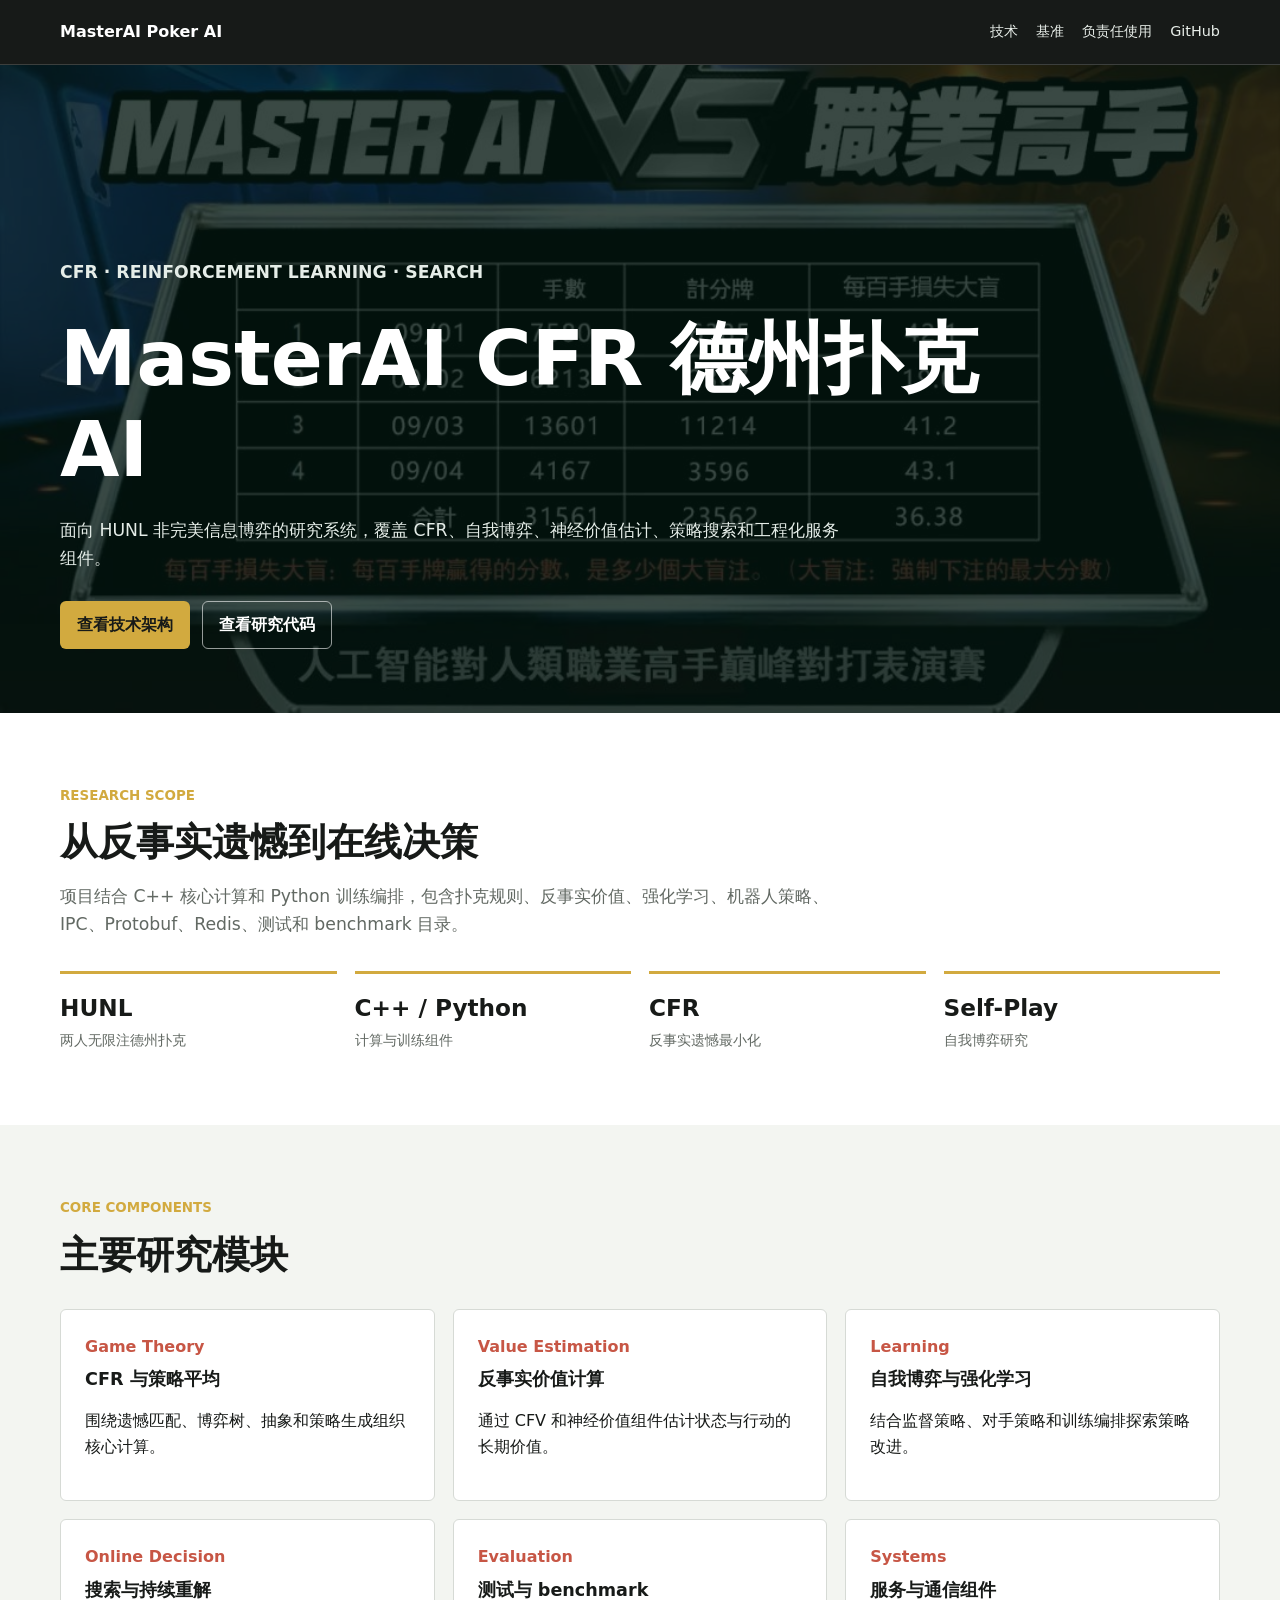
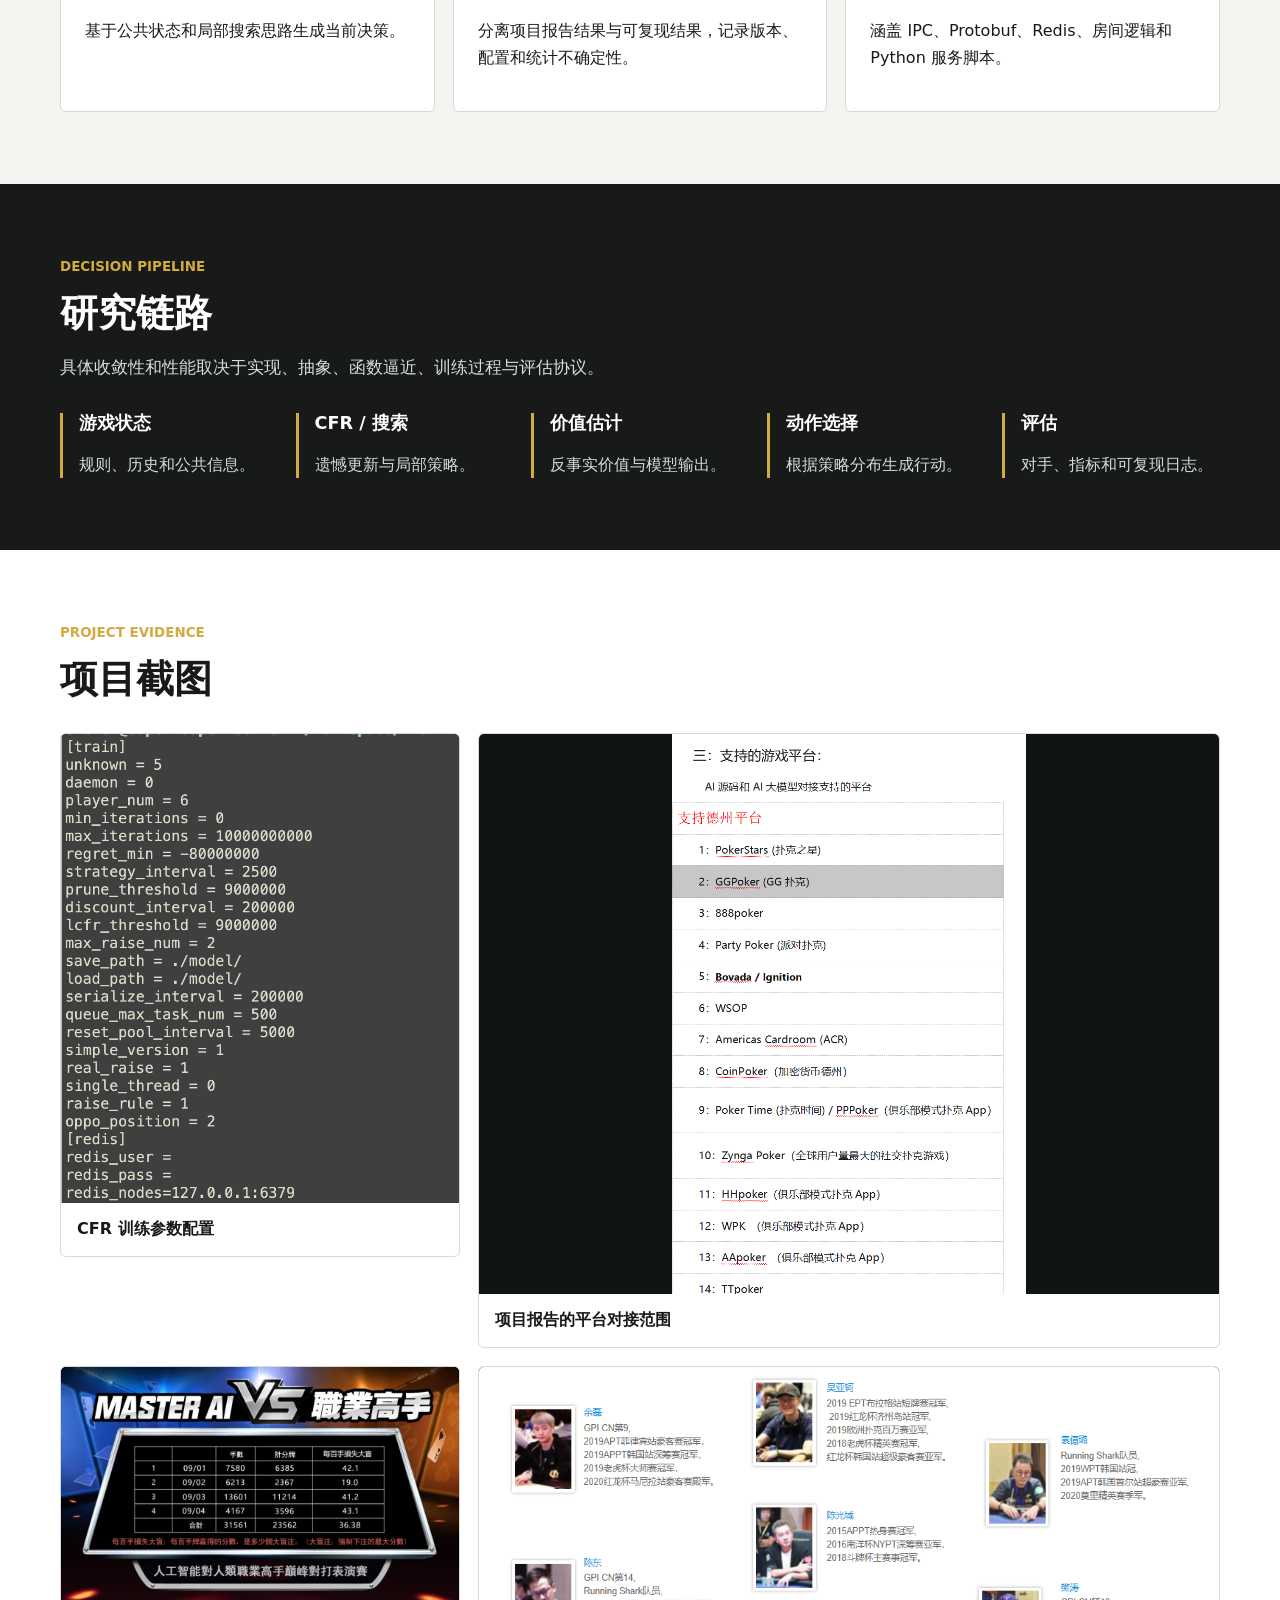
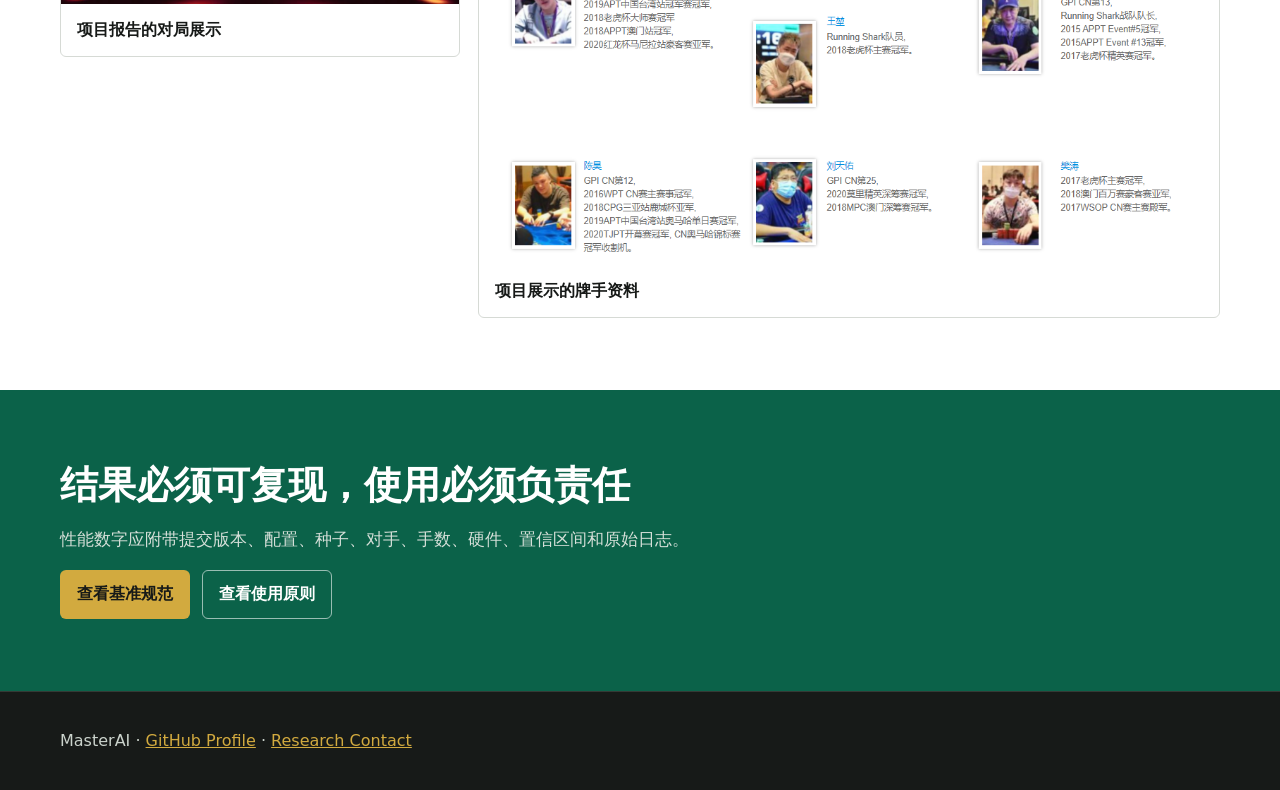
<file: site/index.html>
<!doctype html>
<html lang="zh-CN">
<head>
  <meta charset="utf-8">
  <meta name="viewport" content="width=device-width, initial-scale=1">
  <title>MasterAI CFR 德州扑克 AI | HUNL 博弈研究系统</title>
  <meta name="description" content="MasterAI v3.0 CFR 德州扑克 AI 研究系统，涵盖 HUNL、反事实遗憾最小化、自我博弈强化学习、深度神经网络、反事实价值和在线重解。">
  <link rel="canonical" href="https://masterai-top.github.io/cfr-poker-ai-masterai/">
  <meta property="og:title" content="MasterAI CFR Poker AI Research System">
  <meta property="og:description" content="CFR、强化学习、神经价值估计和在线策略重解的 HUNL 研究项目。">
  <meta property="og:type" content="website">
  <meta property="og:url" content="https://masterai-top.github.io/cfr-poker-ai-masterai/">
  <meta property="og:image" content="https://masterai-top.github.io/cfr-poker-ai-masterai/assets/screenshots/professional-matchup.jpg">
  <meta name="twitter:card" content="summary_large_image">
  <link rel="stylesheet" href="assets/styles.css">
  <script type="application/ld+json">
  {
    "@context": "https://schema.org",
    "@type": "SoftwareSourceCode",
    "name": "MasterAI v3.0 CFR Poker AI Research System",
    "alternateName": "MasterAI CFR 德州扑克 AI",
    "codeRepository": "https://github.com/masterai-top/cfr-poker-ai-masterai",
    "programmingLanguage": ["C++", "Python"],
    "license": "https://www.apache.org/licenses/LICENSE-2.0",
    "description": "A Heads-Up No-Limit Texas Hold'em research system using CFR-family methods, reinforcement learning, value estimation, and online decision components.",
    "author": {"@type": "Organization", "name": "MasterAI", "url": "https://github.com/masterai-top"}
  }
  </script>
</head>
<body>
  <header class="site-header"><nav class="nav" aria-label="主导航"><a class="brand" href="index.html">MasterAI Poker AI</a><div class="nav-links"><a href="technology.html">技术</a><a href="benchmarks.html">基准</a><a href="responsible-use.html">负责任使用</a><a href="https://github.com/masterai-top/cfr-poker-ai-masterai">GitHub</a></div></nav></header>
  <main>
    <section class="hero">
      <img class="hero-media" src="assets/screenshots/professional-matchup.jpg" alt="MasterAI 德州扑克 AI 与职业牌手对局展示">
      <div class="hero-inner"><p class="eyebrow">CFR · Reinforcement Learning · Search</p><h1>MasterAI CFR 德州扑克 AI</h1><p>面向 HUNL 非完美信息博弈的研究系统，覆盖 CFR、自我博弈、神经价值估计、策略搜索和工程化服务组件。</p><div class="actions"><a class="button" href="technology.html">查看技术架构</a><a class="button secondary" href="https://github.com/masterai-top/cfr-poker-ai-masterai">查看研究代码</a></div></div>
    </section>
    <section class="band white"><div class="container"><p class="eyebrow">Research Scope</p><h2>从反事实遗憾到在线决策</h2><p class="lead">项目结合 C++ 核心计算和 Python 训练编排，包含扑克规则、反事实价值、强化学习、机器人策略、IPC、Protobuf、Redis、测试和 benchmark 目录。</p><div class="metrics"><div class="metric"><strong>HUNL</strong><span>两人无限注德州扑克</span></div><div class="metric"><strong>C++ / Python</strong><span>计算与训练组件</span></div><div class="metric"><strong>CFR</strong><span>反事实遗憾最小化</span></div><div class="metric"><strong>Self-Play</strong><span>自我博弈研究</span></div></div></div></section>
    <section class="band"><div class="container"><p class="eyebrow">Core Components</p><h2>主要研究模块</h2><div class="research-grid"><article class="research-item"><strong>Game Theory</strong><h3>CFR 与策略平均</h3><p>围绕遗憾匹配、博弈树、抽象和策略生成组织核心计算。</p></article><article class="research-item"><strong>Value Estimation</strong><h3>反事实价值计算</h3><p>通过 CFV 和神经价值组件估计状态与行动的长期价值。</p></article><article class="research-item"><strong>Learning</strong><h3>自我博弈与强化学习</h3><p>结合监督策略、对手策略和训练编排探索策略改进。</p></article><article class="research-item"><strong>Online Decision</strong><h3>搜索与持续重解</h3><p>基于公共状态和局部搜索思路生成当前决策。</p></article><article class="research-item"><strong>Evaluation</strong><h3>测试与 benchmark</h3><p>分离项目报告结果与可复现结果，记录版本、配置和统计不确定性。</p></article><article class="research-item"><strong>Systems</strong><h3>服务与通信组件</h3><p>涵盖 IPC、Protobuf、Redis、房间逻辑和 Python 服务脚本。</p></article></div></div></section>
    <section class="band dark"><div class="container"><p class="eyebrow">Decision Pipeline</p><h2>研究链路</h2><p class="lead">具体收敛性和性能取决于实现、抽象、函数逼近、训练过程与评估协议。</p><div class="pipeline"><div class="pipeline-step"><h3>游戏状态</h3><p>规则、历史和公共信息。</p></div><div class="pipeline-step"><h3>CFR / 搜索</h3><p>遗憾更新与局部策略。</p></div><div class="pipeline-step"><h3>价值估计</h3><p>反事实价值与模型输出。</p></div><div class="pipeline-step"><h3>动作选择</h3><p>根据策略分布生成行动。</p></div><div class="pipeline-step"><h3>评估</h3><p>对手、指标和可复现日志。</p></div></div></div></section>
    <section class="band white"><div class="container"><p class="eyebrow">Project Evidence</p><h2>项目截图</h2><div class="gallery"><figure><img loading="lazy" src="assets/screenshots/training-config.png" alt="MasterAI CFR 训练配置终端"><figcaption>CFR 训练参数配置</figcaption></figure><figure><img loading="lazy" src="assets/screenshots/platform-support.png" alt="MasterAI 支持的德州扑克平台列表"><figcaption>项目报告的平台对接范围</figcaption></figure><figure><img loading="lazy" src="assets/screenshots/professional-matchup.jpg" alt="MasterAI 与职业牌手对局结果展示"><figcaption>项目报告的对局展示</figcaption></figure><figure><img loading="lazy" src="assets/screenshots/player-profiles.png" alt="项目展示的职业牌手资料"><figcaption>项目展示的牌手资料</figcaption></figure></div></div></section>
    <section class="band green"><div class="container"><h2>结果必须可复现，使用必须负责任</h2><p class="lead">性能数字应附带提交版本、配置、种子、对手、手数、硬件、置信区间和原始日志。</p><div class="actions"><a class="button" href="benchmarks.html">查看基准规范</a><a class="button secondary" href="responsible-use.html">查看使用原则</a></div></div></section>
  </main>
  <footer class="site-footer"><div class="container">MasterAI · <a href="https://github.com/masterai-top">GitHub Profile</a> · <a href="mailto:masterai918@gmail.com">Research Contact</a></div></footer>
</body>
</html>
</file>
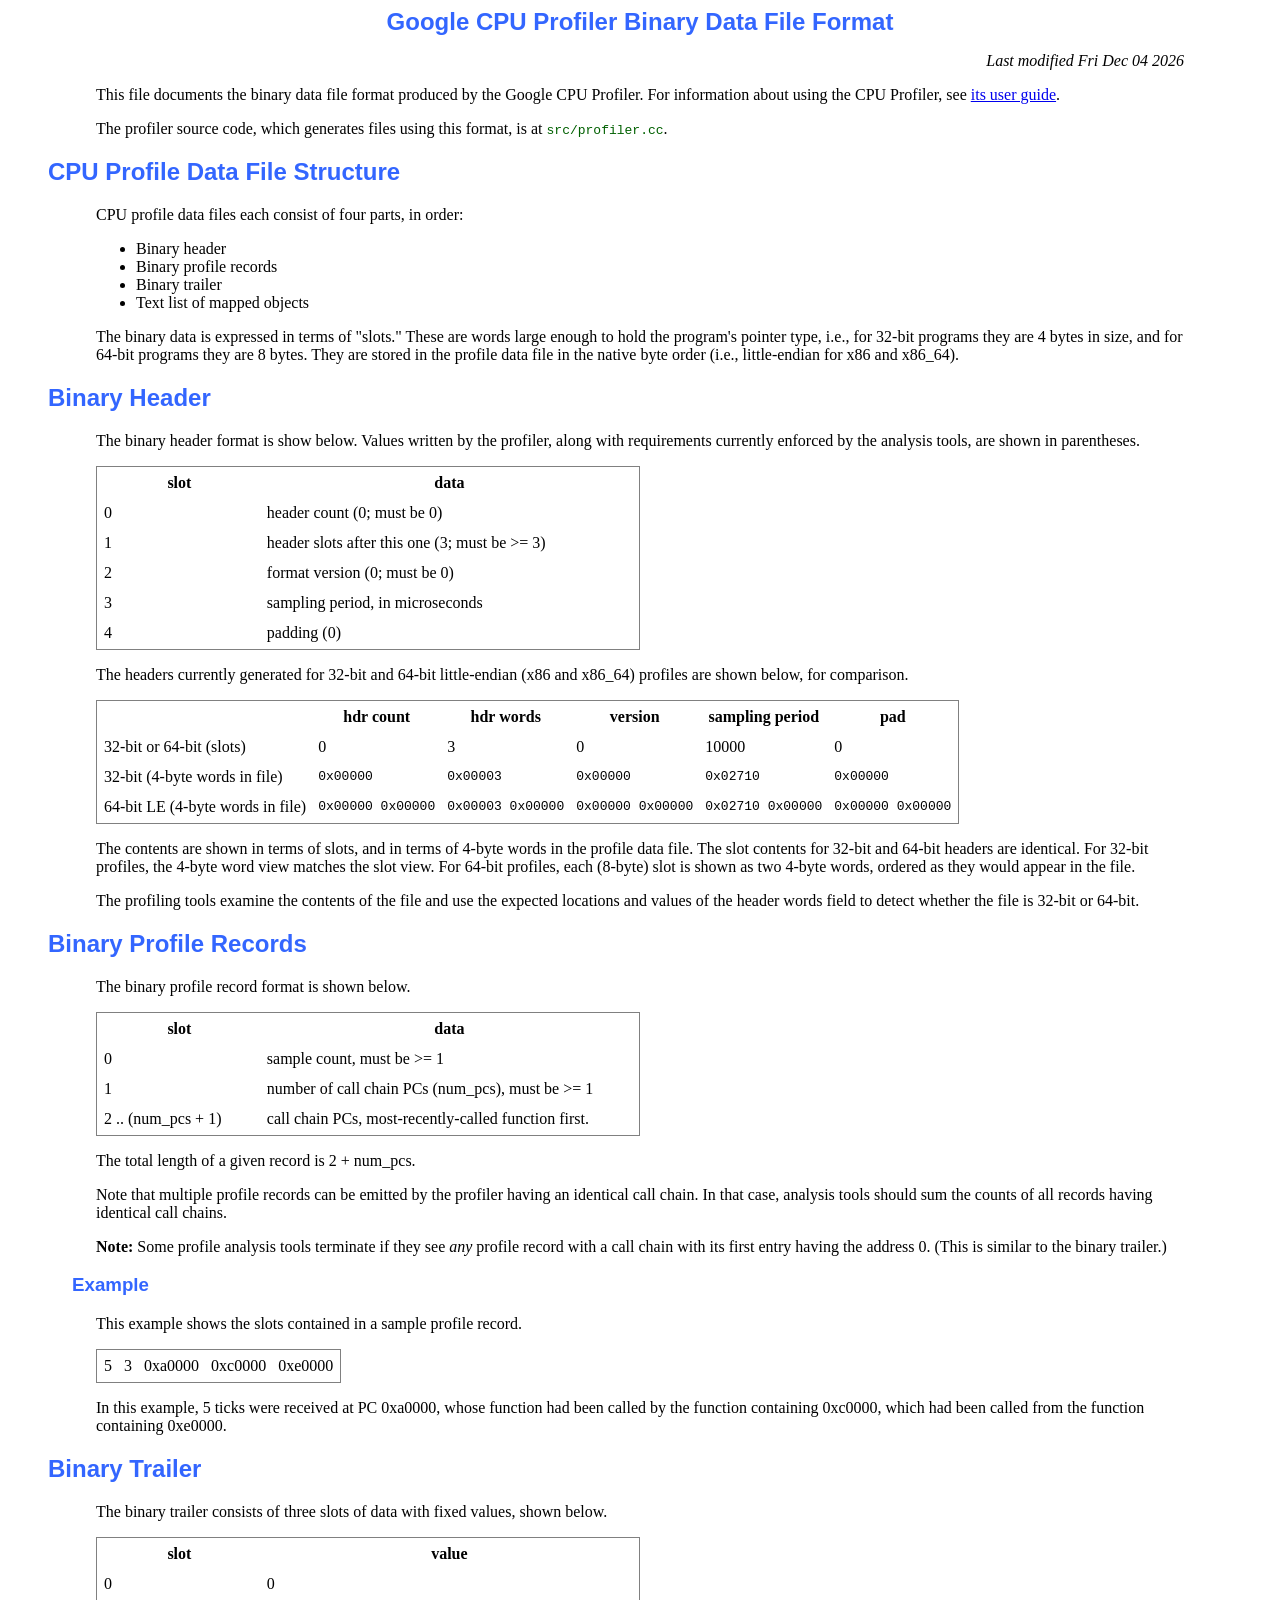
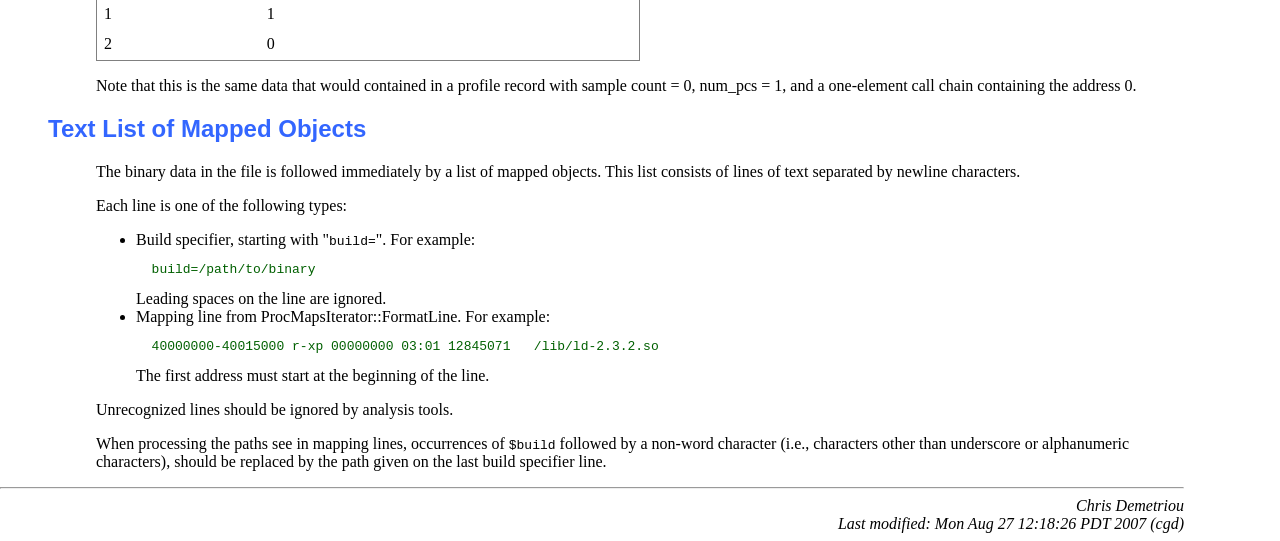
<file: docs/cpuprofile-fileformat.html>
<!DOCTYPE HTML PUBLIC "-//W3C//DTD HTML 4.01 Transitional//EN">
<HTML>

<HEAD>
  <link rel="stylesheet" href="designstyle.css">
  <title>Google CPU Profiler Binary Data File Format</title>
</HEAD>

<BODY>

<h1>Google CPU Profiler Binary Data File Format</h1>

<p align=right>
  <i>Last modified
    <script type=text/javascript>
    var lm = new Date(document.lastModified);
    document.write(lm.toDateString());
  </script></i>
</p>

<p>This file documents the binary data file format produced by the
Google CPU Profiler.  For information about using the CPU Profiler,
see <a href="cpuprofile.html">its user guide</a>.

<p>The profiler source code, which generates files using this format, is at
<code>src/profiler.cc</code></a>.


<h2>CPU Profile Data File Structure</h2>

<p>CPU profile data files each consist of four parts, in order:

<ul>
  <li> Binary header
  <li> Binary profile records
  <li> Binary trailer
  <li> Text list of mapped objects
</ul>

<p>The binary data is expressed in terms of "slots."  These are words
large enough to hold the program's pointer type, i.e., for 32-bit
programs they are 4 bytes in size, and for 64-bit programs they are 8
bytes.  They are stored in the profile data file in the native byte
order (i.e., little-endian for x86 and x86_64).


<h2>Binary Header</h2>

<p>The binary header format is show below.  Values written by the
profiler, along with requirements currently enforced by the analysis
tools, are shown in parentheses.

<p>
<table summary="Header Format"
       frame="box" rules="sides" cellpadding="5" width="50%">
  <tr>
    <th width="30%">slot</th>
    <th width="70%">data</th>
  </tr>

  <tr>
    <td>0</td>
    <td>header count (0; must be 0)</td>
  </tr>

  <tr>
    <td>1</td>
    <td>header slots after this one (3; must be &gt;= 3)</td>
  </tr>

  <tr>
    <td>2</td>
    <td>format version (0; must be 0)</td>
  </tr>

  <tr>
    <td>3</td>
    <td>sampling period, in microseconds</td>
  </tr>

  <tr>
    <td>4</td>
    <td>padding (0)</td>
  </tr>
</table>

<p>The headers currently generated for 32-bit and 64-bit little-endian
(x86 and x86_64) profiles are shown below, for comparison.

<p>
<table summary="Header Example" frame="box" rules="sides" cellpadding="5">
  <tr>
    <th></th>
    <th>hdr count</th>
    <th>hdr words</th>
    <th>version</th>
    <th>sampling period</th>
    <th>pad</th>
  </tr>
  <tr>
    <td>32-bit or 64-bit (slots)</td>
    <td>0</td>
    <td>3</td>
    <td>0</td>
    <td>10000</td>
    <td>0</td>
  </tr>
  <tr>
    <td>32-bit (4-byte words in file)</td>
    <td><tt>0x00000</tt></td>
    <td><tt>0x00003</tt></td>
    <td><tt>0x00000</tt></td>
    <td><tt>0x02710</tt></td>
    <td><tt>0x00000</tt></td>
  </tr>
  <tr>
    <td>64-bit LE (4-byte words in file)</td>
    <td><tt>0x00000&nbsp;0x00000</tt></td>
    <td><tt>0x00003&nbsp;0x00000</tt></td>
    <td><tt>0x00000&nbsp;0x00000</tt></td>
    <td><tt>0x02710&nbsp;0x00000</tt></td>
    <td><tt>0x00000&nbsp;0x00000</tt></td>
  </tr>
</table>

<p>The contents are shown in terms of slots, and in terms of 4-byte
words in the profile data file.  The slot contents for 32-bit and
64-bit headers are identical.  For 32-bit profiles, the 4-byte word
view matches the slot view.  For 64-bit profiles, each (8-byte) slot
is shown as two 4-byte words, ordered as they would appear in the
file.

<p>The profiling tools examine the contents of the file and use the
expected locations and values of the header words field to detect
whether the file is 32-bit or 64-bit.


<h2>Binary Profile Records</h2>

<p>The binary profile record format is shown below.

<p>
<table summary="Profile Record Format"
       frame="box" rules="sides" cellpadding="5" width="50%">
  <tr>
    <th width="30%">slot</th>
    <th width="70%">data</th>
  </tr>

  <tr>
    <td>0</td>
    <td>sample count, must be &gt;= 1</td>
  </tr>

  <tr>
    <td>1</td>
    <td>number of call chain PCs (num_pcs), must be &gt;= 1</td>
  </tr>

  <tr>
    <td>2 .. (num_pcs + 1)</td>
    <td>call chain PCs, most-recently-called function first.
  </tr>
</table>

<p>The total length of a given record is 2 + num_pcs.

<p>Note that multiple profile records can be emitted by the profiler
having an identical call chain.  In that case, analysis tools should
sum the counts of all records having identical call chains.

<p><b>Note:</b> Some profile analysis tools terminate if they see
<em>any</em> profile record with a call chain with its first entry
having the address 0.  (This is similar to the binary trailer.)

<h3>Example</h3>

This example shows the slots contained in a sample profile record.

<p>
<table summary="Profile Record Example"
       frame="box" rules="sides" cellpadding="5">
  <tr>
    <td>5</td>
    <td>3</td>
    <td>0xa0000</td>
    <td>0xc0000</td>
    <td>0xe0000</td>
  </tr>
</table>

<p>In this example, 5 ticks were received at PC 0xa0000, whose
function had been called by the function containing 0xc0000, which had
been called from the function containing 0xe0000.


<h2>Binary Trailer</h2>

<p>The binary trailer consists of three slots of data with fixed
values, shown below.

<p>
<table summary="Trailer Format"
       frame="box" rules="sides" cellpadding="5" width="50%">
  <tr>
    <th width="30%">slot</th>
    <th width="70%">value</th>
  </tr>

  <tr>
    <td>0</td>
    <td>0</td>
  </tr>

  <tr>
    <td>1</td>
    <td>1</td>
  </tr>

  <tr>
    <td>2</td>
    <td>0</td>
  </tr>
</table>

<p>Note that this is the same data that would contained in a profile
record with sample count = 0, num_pcs = 1, and a one-element call
chain containing the address 0.


<h2>Text List of Mapped Objects</h2>

<p>The binary data in the file is followed immediately by a list of
mapped objects.  This list consists of lines of text separated by
newline characters.

<p>Each line is one of the following types:

<ul>
  <li>Build specifier, starting with "<tt>build=</tt>".  For example:
    <pre>  build=/path/to/binary</pre>
    Leading spaces on the line are ignored.

  <li>Mapping line from ProcMapsIterator::FormatLine.  For example:
    <pre>  40000000-40015000 r-xp 00000000 03:01 12845071   /lib/ld-2.3.2.so</pre>
    The first address must start at the beginning of the line.
</ul>

<p>Unrecognized lines should be ignored by analysis tools.

<p>When processing the paths see in mapping lines, occurrences of
<tt>$build</tt> followed by a non-word character (i.e., characters
other than underscore or alphanumeric characters), should be replaced
by the path given on the last build specifier line.

<hr>
<address>Chris Demetriou<br>
<!-- Created: Mon Aug 27 12:18:26 PDT 2007 -->
<!-- hhmts start -->
Last modified: Mon Aug 27 12:18:26 PDT 2007  (cgd)
<!-- hhmts end -->
</address>
</BODY>
</HTML>
</file>
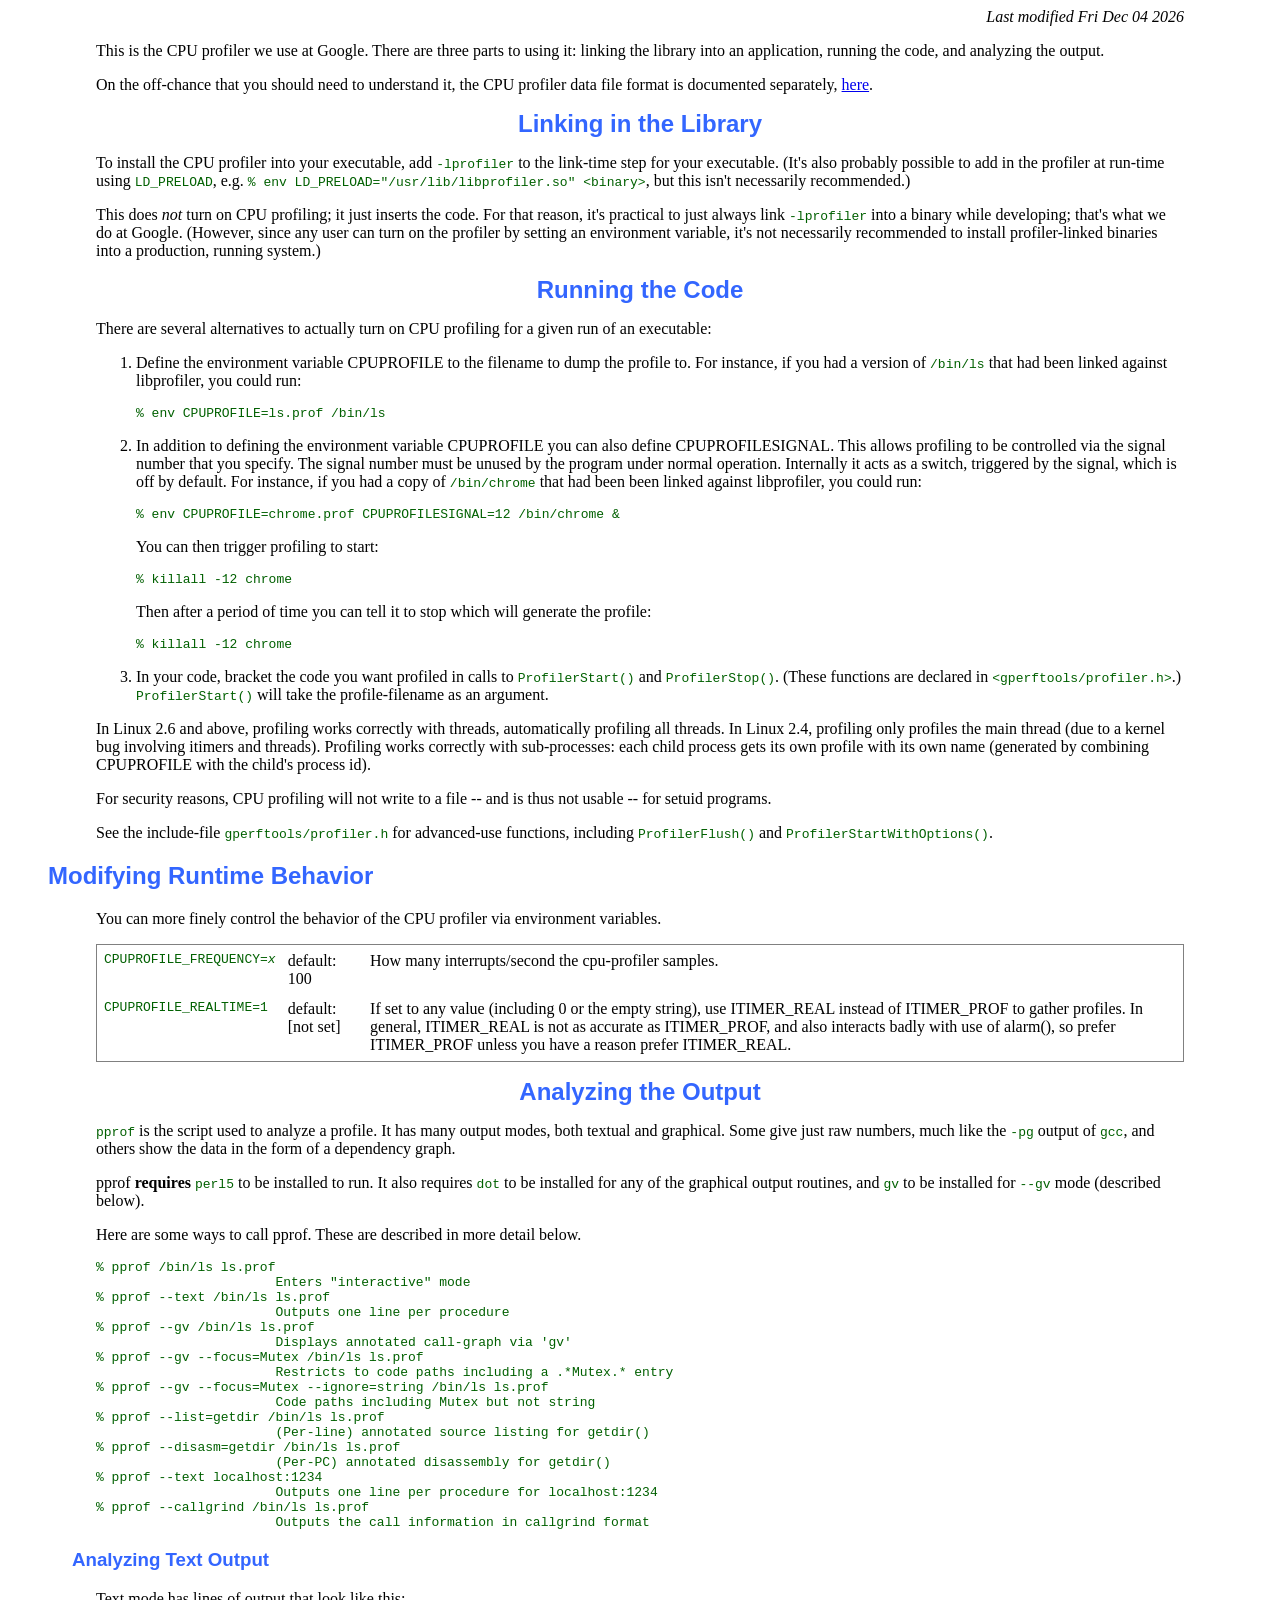
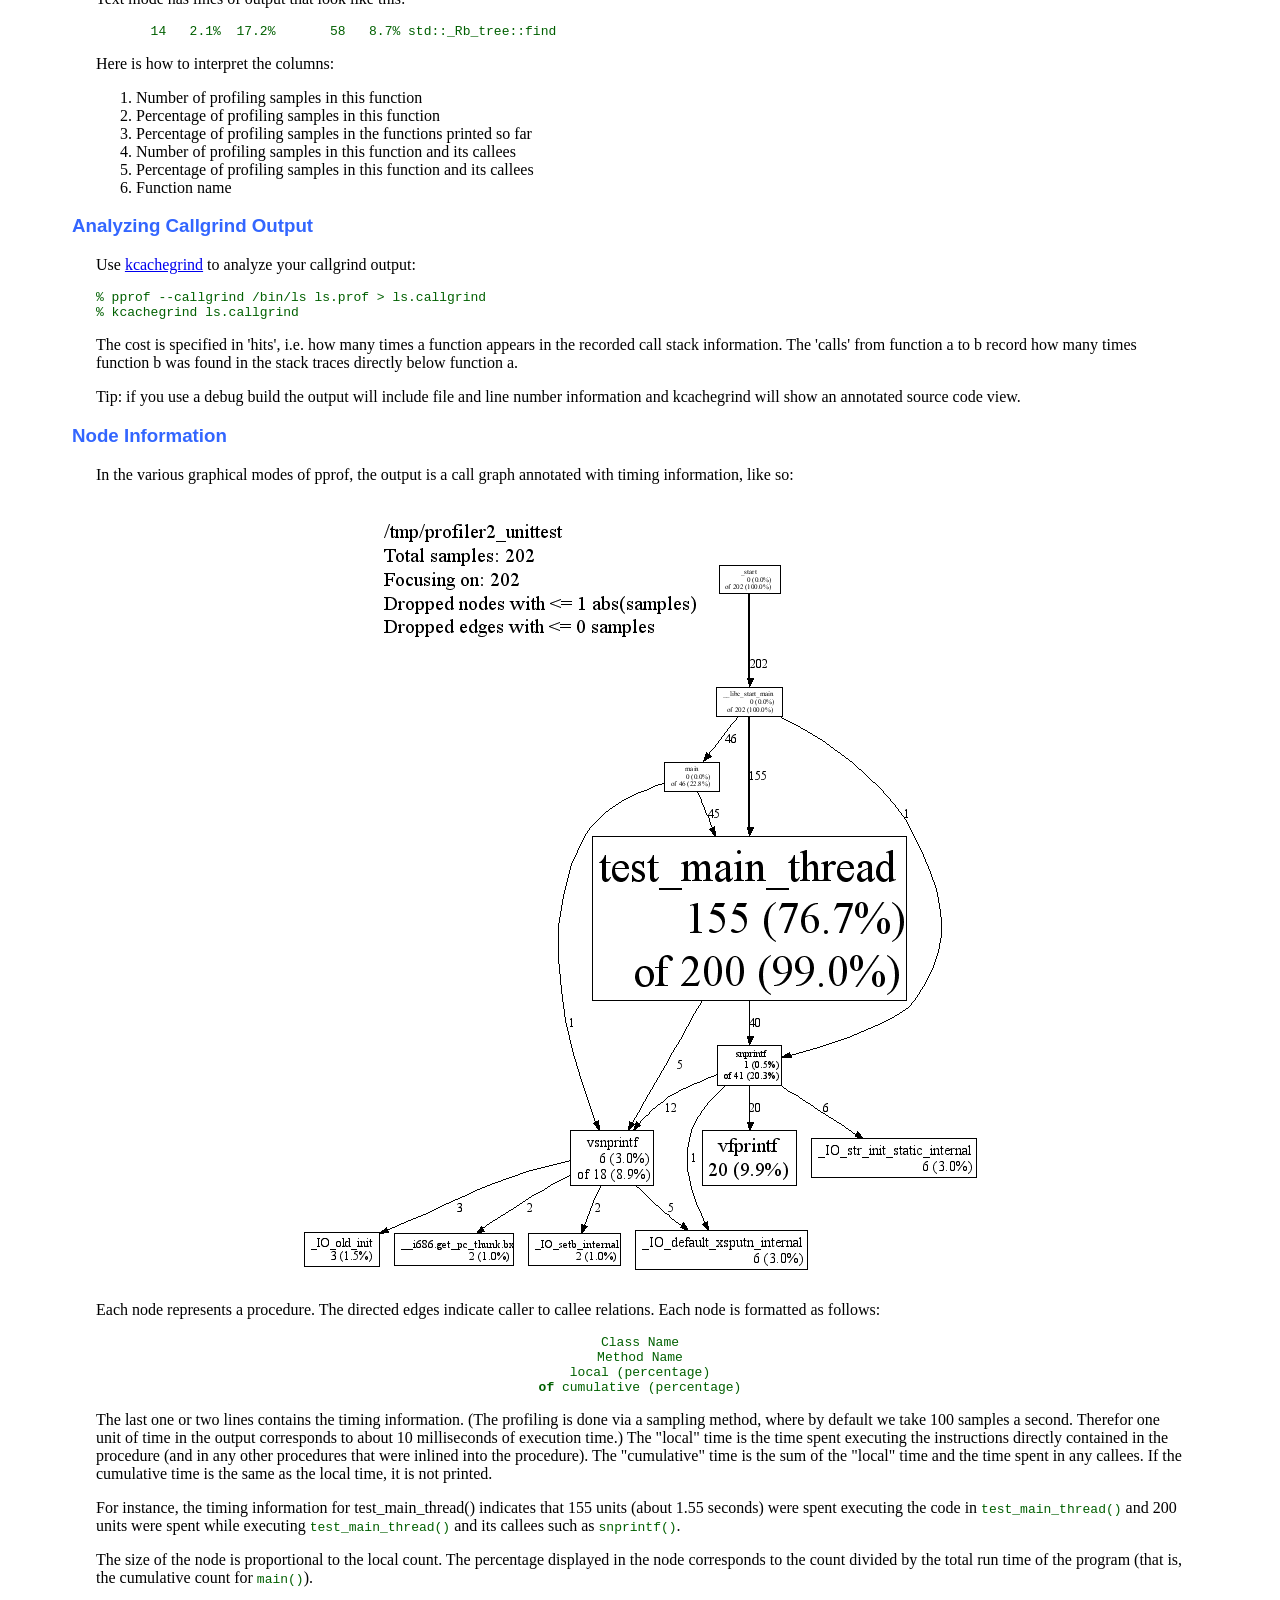
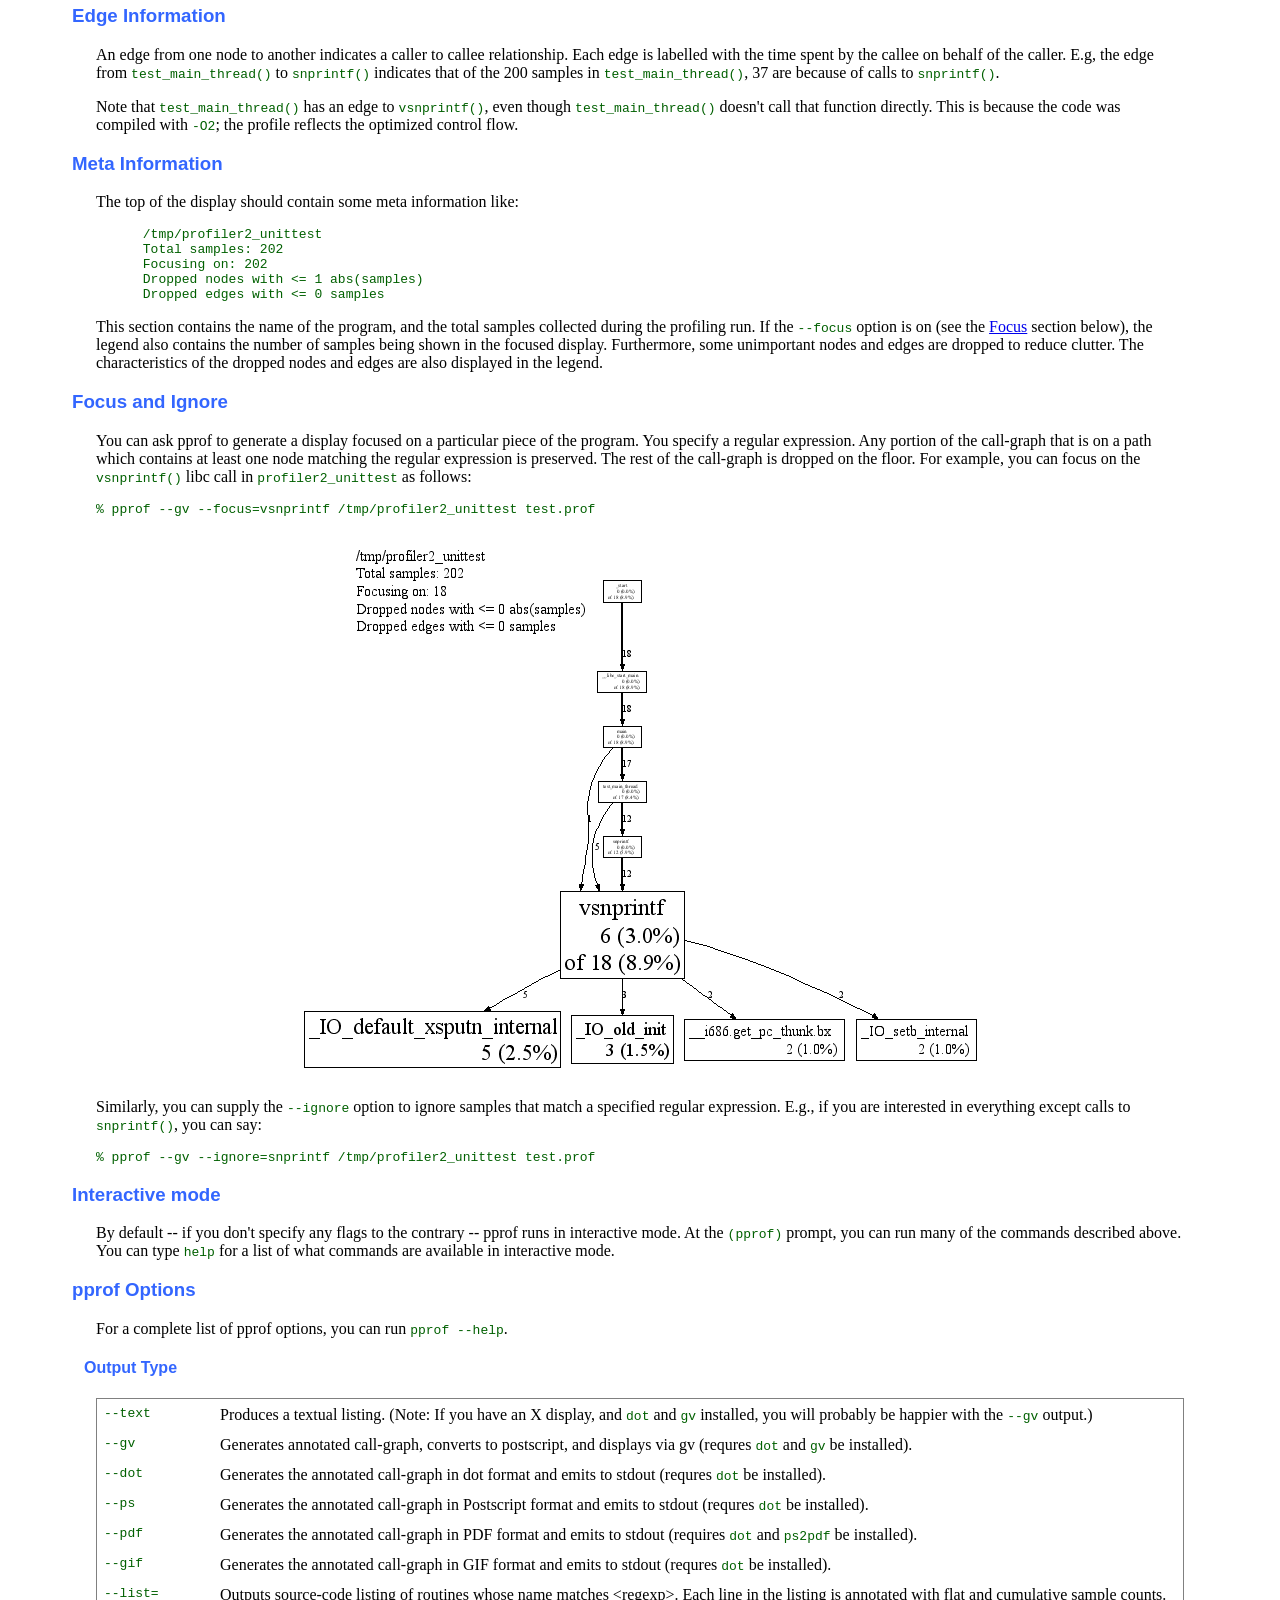
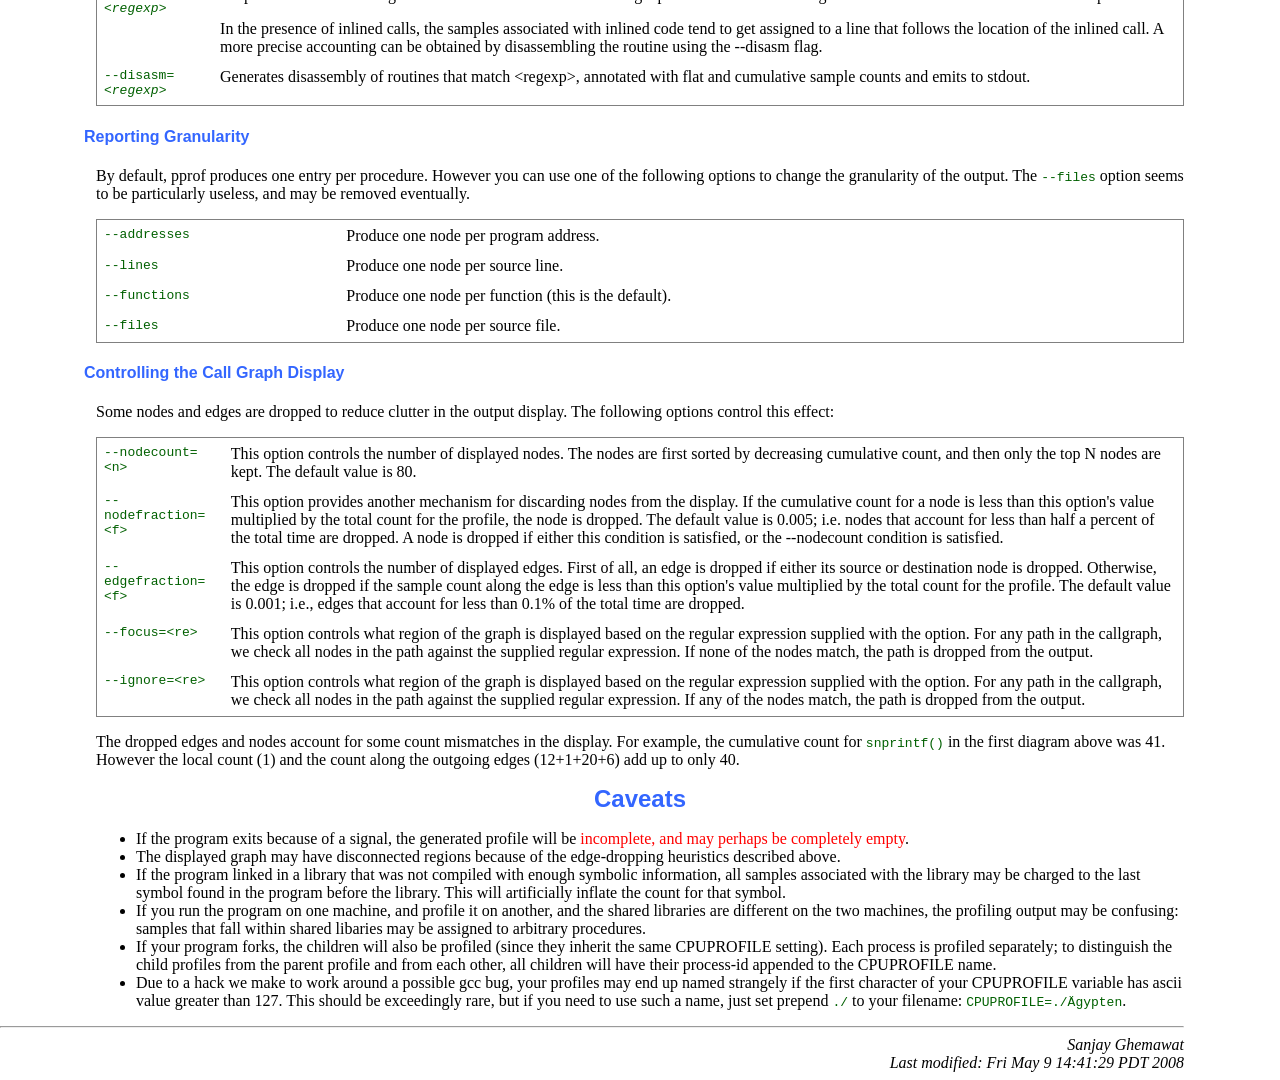
<file: docs/cpuprofile.html>
<!DOCTYPE HTML PUBLIC "-//IETF//DTD HTML//EN">
<HTML>

<HEAD>
  <link rel="stylesheet" href="designstyle.css">
  <title>Gperftools CPU Profiler</title>
</HEAD>

<BODY>

<p align=right>
  <i>Last modified
  <script type=text/javascript>
    var lm = new Date(document.lastModified);
    document.write(lm.toDateString());
  </script></i>
</p>

<p>This is the CPU profiler we use at Google.  There are three parts
to using it: linking the library into an application, running the
code, and analyzing the output.</p>

<p>On the off-chance that you should need to understand it, the CPU
profiler data file format is documented separately,
<a href="cpuprofile-fileformat.html">here</a>.


<H1>Linking in the Library</H1>

<p>To install the CPU profiler into your executable, add
<code>-lprofiler</code> to the link-time step for your executable.
(It's also probably possible to add in the profiler at run-time using
<code>LD_PRELOAD</code>, e.g.
<code>% env LD_PRELOAD="/usr/lib/libprofiler.so" &lt;binary&gt;</code>,
but this isn't necessarily recommended.)</p>

<p>This does <i>not</i> turn on CPU profiling; it just inserts the
code.  For that reason, it's practical to just always link
<code>-lprofiler</code> into a binary while developing; that's what we
do at Google.  (However, since any user can turn on the profiler by
setting an environment variable, it's not necessarily recommended to
install profiler-linked binaries into a production, running
system.)</p>


<H1>Running the Code</H1>

<p>There are several alternatives to actually turn on CPU profiling
for a given run of an executable:</p>

<ol>
  <li> <p>Define the environment variable CPUPROFILE to the filename
       to dump the profile to.  For instance, if you had a version of
       <code>/bin/ls</code> that had been linked against libprofiler,
       you could run:</p>
       <pre>% env CPUPROFILE=ls.prof /bin/ls</pre>
  </li>
  <li> <p>In addition to defining the environment variable CPUPROFILE
       you can also define CPUPROFILESIGNAL.  This allows profiling to be
       controlled via the signal number that you specify.  The signal number
       must be unused by the program under normal operation. Internally it
       acts as a switch, triggered by the signal, which is off by default.
       For instance, if you had a copy of <code>/bin/chrome</code> that had been
       been linked against libprofiler, you could run:</p>
       <pre>% env CPUPROFILE=chrome.prof CPUPROFILESIGNAL=12 /bin/chrome &</pre>
       <p>You can then trigger profiling to start:</p>
       <pre>% killall -12 chrome</pre>
	   <p>Then after a period of time you can tell it to stop which will
       generate the profile:</p>
       <pre>% killall -12 chrome</pre>
  </li>
  <li> <p>In your code, bracket the code you want profiled in calls to
       <code>ProfilerStart()</code> and <code>ProfilerStop()</code>.
       (These functions are declared in <code>&lt;gperftools/profiler.h&gt;</code>.)
       <code>ProfilerStart()</code> will take
       the profile-filename as an argument.</p>
  </li>
</ol>

<p>In Linux 2.6 and above, profiling works correctly with threads,
automatically profiling all threads.  In Linux 2.4, profiling only
profiles the main thread (due to a kernel bug involving itimers and
threads).  Profiling works correctly with sub-processes: each child
process gets its own profile with its own name (generated by combining
CPUPROFILE with the child's process id).</p>

<p>For security reasons, CPU profiling will not write to a file -- and
is thus not usable -- for setuid programs.</p>

<p>See the include-file <code>gperftools/profiler.h</code> for
advanced-use functions, including <code>ProfilerFlush()</code> and
<code>ProfilerStartWithOptions()</code>.</p>


<H2>Modifying Runtime Behavior</H2>

<p>You can more finely control the behavior of the CPU profiler via
environment variables.</p>

<table frame=box rules=sides cellpadding=5 width=100%>

<tr valign=top>
  <td><code>CPUPROFILE_FREQUENCY=<i>x</i></code></td>
  <td>default: 100</td>
  <td>
    How many interrupts/second the cpu-profiler samples.
  </td>
</tr>

<tr valign=top>
  <td><code>CPUPROFILE_REALTIME=1</code></td>
  <td>default: [not set]</td>
  <td>
    If set to any value (including 0 or the empty string), use
    ITIMER_REAL instead of ITIMER_PROF to gather profiles.  In
    general, ITIMER_REAL is not as accurate as ITIMER_PROF, and also
    interacts badly with use of alarm(), so prefer ITIMER_PROF unless
    you have a reason prefer ITIMER_REAL.
  </td>
</tr>

</table>


<h1><a name="pprof">Analyzing the Output</a></h1>

<p><code>pprof</code> is the script used to analyze a profile.  It has
many output modes, both textual and graphical.  Some give just raw
numbers, much like the <code>-pg</code> output of <code>gcc</code>,
and others show the data in the form of a dependency graph.</p>

<p>pprof <b>requires</b> <code>perl5</code> to be installed to run.
It also requires <code>dot</code> to be installed for any of the
graphical output routines, and <code>gv</code> to be installed for
<code>--gv</code> mode (described below).
</p>

<p>Here are some ways to call pprof.  These are described in more
detail below.</p>

<pre>
% pprof /bin/ls ls.prof
                       Enters "interactive" mode
% pprof --text /bin/ls ls.prof
                       Outputs one line per procedure
% pprof --gv /bin/ls ls.prof
                       Displays annotated call-graph via 'gv'
% pprof --gv --focus=Mutex /bin/ls ls.prof
                       Restricts to code paths including a .*Mutex.* entry
% pprof --gv --focus=Mutex --ignore=string /bin/ls ls.prof
                       Code paths including Mutex but not string
% pprof --list=getdir /bin/ls ls.prof
                       (Per-line) annotated source listing for getdir()
% pprof --disasm=getdir /bin/ls ls.prof
                       (Per-PC) annotated disassembly for getdir()
% pprof --text localhost:1234
                       Outputs one line per procedure for localhost:1234
% pprof --callgrind /bin/ls ls.prof
                       Outputs the call information in callgrind format
</pre>


<h3>Analyzing Text Output</h3>

<p>Text mode has lines of output that look like this:</p>
<pre>
       14   2.1%  17.2%       58   8.7% std::_Rb_tree::find
</pre>

<p>Here is how to interpret the columns:</p>
<ol>
  <li> Number of profiling samples in this function
  <li> Percentage of profiling samples in this function
  <li> Percentage of profiling samples in the functions printed so far
  <li> Number of profiling samples in this function and its callees
  <li> Percentage of profiling samples in this function and its callees
  <li> Function name
</ol>

<h3>Analyzing Callgrind Output</h3>

<p>Use <a href="http://kcachegrind.sourceforge.net">kcachegrind</a> to 
analyze your callgrind output:</p>
<pre>
% pprof --callgrind /bin/ls ls.prof > ls.callgrind
% kcachegrind ls.callgrind
</pre>

<p>The cost is specified in 'hits', i.e. how many times a function
appears in the recorded call stack information. The 'calls' from
function a to b record how many times function b was found in the
stack traces directly below function a.</p>

<p>Tip: if you use a debug build the output will include file and line
number information and kcachegrind will show an annotated source
code view.</p>

<h3>Node Information</h3>

<p>In the various graphical modes of pprof, the output is a call graph
annotated with timing information, like so:</p>

<A HREF="pprof-test-big.gif">
<center><table><tr><td>
   <img src="pprof-test.gif">
</td></tr></table></center>
</A>

<p>Each node represents a procedure.  The directed edges indicate
caller to callee relations.  Each node is formatted as follows:</p>

<center><pre>
Class Name
Method Name
local (percentage)
<b>of</b> cumulative (percentage)
</pre></center>

<p>The last one or two lines contains the timing information.  (The
profiling is done via a sampling method, where by default we take 100
samples a second.  Therefor one unit of time in the output corresponds
to about 10 milliseconds of execution time.) The "local" time is the
time spent executing the instructions directly contained in the
procedure (and in any other procedures that were inlined into the
procedure).  The "cumulative" time is the sum of the "local" time and
the time spent in any callees.  If the cumulative time is the same as
the local time, it is not printed.</p>

<p>For instance, the timing information for test_main_thread()
indicates that 155 units (about 1.55 seconds) were spent executing the
code in <code>test_main_thread()</code> and 200 units were spent while
executing <code>test_main_thread()</code> and its callees such as
<code>snprintf()</code>.</p>

<p>The size of the node is proportional to the local count.  The
percentage displayed in the node corresponds to the count divided by
the total run time of the program (that is, the cumulative count for
<code>main()</code>).</p>

<h3>Edge Information</h3>

<p>An edge from one node to another indicates a caller to callee
relationship.  Each edge is labelled with the time spent by the callee
on behalf of the caller.  E.g, the edge from
<code>test_main_thread()</code> to <code>snprintf()</code> indicates
that of the 200 samples in <code>test_main_thread()</code>, 37 are
because of calls to <code>snprintf()</code>.</p>

<p>Note that <code>test_main_thread()</code> has an edge to
<code>vsnprintf()</code>, even though <code>test_main_thread()</code>
doesn't call that function directly.  This is because the code was
compiled with <code>-O2</code>; the profile reflects the optimized
control flow.</p>

<h3>Meta Information</h3>

<p>The top of the display should contain some meta information
like:</p>
<pre>
      /tmp/profiler2_unittest
      Total samples: 202
      Focusing on: 202
      Dropped nodes with &lt;= 1 abs(samples)
      Dropped edges with &lt;= 0 samples
</pre>

<p>This section contains the name of the program, and the total
samples collected during the profiling run.  If the
<code>--focus</code> option is on (see the <a href="#focus">Focus</a>
section below), the legend also contains the number of samples being
shown in the focused display.  Furthermore, some unimportant nodes and
edges are dropped to reduce clutter.  The characteristics of the
dropped nodes and edges are also displayed in the legend.</p>

<h3><a name=focus>Focus and Ignore</a></h3>

<p>You can ask pprof to generate a display focused on a particular
piece of the program.  You specify a regular expression.  Any portion
of the call-graph that is on a path which contains at least one node
matching the regular expression is preserved.  The rest of the
call-graph is dropped on the floor.  For example, you can focus on the
<code>vsnprintf()</code> libc call in <code>profiler2_unittest</code>
as follows:</p>

<pre>
% pprof --gv --focus=vsnprintf /tmp/profiler2_unittest test.prof
</pre>
<A HREF="pprof-vsnprintf-big.gif">
<center><table><tr><td>
   <img src="pprof-vsnprintf.gif">
</td></tr></table></center>
</A>

<p>Similarly, you can supply the <code>--ignore</code> option to
ignore samples that match a specified regular expression.  E.g., if
you are interested in everything except calls to
<code>snprintf()</code>, you can say:</p>
<pre>
% pprof --gv --ignore=snprintf /tmp/profiler2_unittest test.prof
</pre>


<h3>Interactive mode</a></h3>

<p>By default -- if you don't specify any flags to the contrary --
pprof runs in interactive mode.  At the <code>(pprof)</code> prompt,
you can run many of the commands described above.  You can type
<code>help</code> for a list of what commands are available in
interactive mode.</p>

<h3><a name=options>pprof Options</a></h3>

For a complete list of pprof options, you can run <code>pprof
--help</code>.

<h4>Output Type</h4>

<p>
<center>
<table frame=box rules=sides cellpadding=5 width=100%>
<tr valign=top>
  <td><code>--text</code></td>
  <td>
    Produces a textual listing.  (Note: If you have an X display, and
    <code>dot</code> and <code>gv</code> installed, you will probably
    be happier with the <code>--gv</code> output.)
  </td>
</tr>
<tr valign=top>
  <td><code>--gv</code></td>
  <td>
    Generates annotated call-graph, converts to postscript, and
    displays via gv (requres <code>dot</code> and <code>gv</code> be
    installed).
  </td>
</tr>
<tr valign=top>
  <td><code>--dot</code></td>
  <td>
    Generates the annotated call-graph in dot format and
    emits to stdout (requres <code>dot</code> be installed).
  </td>
</tr>
<tr valign=top>
  <td><code>--ps</code></td>
  <td>
    Generates the annotated call-graph in Postscript format and
    emits to stdout (requres <code>dot</code> be installed).
  </td>
</tr>
<tr valign=top>
  <td><code>--pdf</code></td>
  <td>
    Generates the annotated call-graph in PDF format and emits to
    stdout (requires <code>dot</code> and <code>ps2pdf</code> be
    installed).
  </td>
</tr>
<tr valign=top>
  <td><code>--gif</code></td>
  <td>
    Generates the annotated call-graph in GIF format and
    emits to stdout (requres <code>dot</code> be installed).
  </td>
</tr>
<tr valign=top>
  <td><code>--list=&lt;<i>regexp</i>&gt;</code></td>
  <td>
    <p>Outputs source-code listing of routines whose
    name matches &lt;regexp&gt;.  Each line
    in the listing is annotated with flat and cumulative
    sample counts.</p>

    <p>In the presence of inlined calls, the samples
    associated with inlined code tend to get assigned
    to a line that follows the location of the 
    inlined call.  A more precise accounting can be
    obtained by disassembling the routine using the
    --disasm flag.</p>
  </td>
</tr>
<tr valign=top>
  <td><code>--disasm=&lt;<i>regexp</i>&gt;</code></td>
  <td>
    Generates disassembly of routines that match
    &lt;regexp&gt;, annotated with flat and
    cumulative sample counts and emits to stdout.
  </td>
</tr>
</table>
</center>

<h4>Reporting Granularity</h4>

<p>By default, pprof produces one entry per procedure.  However you can
use one of the following options to change the granularity of the
output.  The <code>--files</code> option seems to be particularly
useless, and may be removed eventually.</p>

<center>
<table frame=box rules=sides cellpadding=5 width=100%>
<tr valign=top>
  <td><code>--addresses</code></td>
  <td>
     Produce one node per program address.
  </td>
</tr>
  <td><code>--lines</code></td>
  <td>
     Produce one node per source line.
  </td>
</tr>
  <td><code>--functions</code></td>
  <td>
     Produce one node per function (this is the default).
  </td>
</tr>
  <td><code>--files</code></td>
  <td>
     Produce one node per source file.
  </td>
</tr>
</table>
</center>

<h4>Controlling the Call Graph Display</h4>

<p>Some nodes and edges are dropped to reduce clutter in the output
display.  The following options control this effect:</p>

<center>
<table frame=box rules=sides cellpadding=5 width=100%>
<tr valign=top>
  <td><code>--nodecount=&lt;n&gt;</code></td>
  <td>
    This option controls the number of displayed nodes.  The nodes
    are first sorted by decreasing cumulative count, and then only
    the top N nodes are kept.  The default value is 80.
  </td>
</tr>
<tr valign=top>
  <td><code>--nodefraction=&lt;f&gt;</code></td>
  <td>
    This option provides another mechanism for discarding nodes
    from the display.  If the cumulative count for a node is
    less than this option's value multiplied by the total count
    for the profile, the node is dropped.  The default value
    is 0.005; i.e. nodes that account for less than
    half a percent of the total time are dropped.  A node
    is dropped if either this condition is satisfied, or the
    --nodecount condition is satisfied.
  </td>
</tr>
<tr valign=top>
  <td><code>--edgefraction=&lt;f&gt;</code></td>
  <td>
    This option controls the number of displayed edges.  First of all,
    an edge is dropped if either its source or destination node is
    dropped.  Otherwise, the edge is dropped if the sample
    count along the edge is less than this option's value multiplied
    by the total count for the profile.  The default value is
    0.001; i.e., edges that account for less than
    0.1% of the total time are dropped.
  </td>
</tr>
<tr valign=top>
  <td><code>--focus=&lt;re&gt;</code></td>
  <td>
    This option controls what region of the graph is displayed
    based on the regular expression supplied with the option.
    For any path in the callgraph, we check all nodes in the path
    against the supplied regular expression.  If none of the nodes
    match, the path is dropped from the output.
  </td>
</tr>
<tr valign=top>
  <td><code>--ignore=&lt;re&gt;</code></td>
  <td>
    This option controls what region of the graph is displayed
    based on the regular expression supplied with the option.
    For any path in the callgraph, we check all nodes in the path
    against the supplied regular expression.  If any of the nodes
    match, the path is dropped from the output.
  </td>
</tr>
</table>
</center>

<p>The dropped edges and nodes account for some count mismatches in
the display.  For example, the cumulative count for
<code>snprintf()</code> in the first diagram above was 41.  However
the local count (1) and the count along the outgoing edges (12+1+20+6)
add up to only 40.</p>


<h1>Caveats</h1>

<ul>
  <li> If the program exits because of a signal, the generated profile
       will be <font color=red>incomplete, and may perhaps be
       completely empty</font>.
  <li> The displayed graph may have disconnected regions because
       of the edge-dropping heuristics described above.
  <li> If the program linked in a library that was not compiled
       with enough symbolic information, all samples associated
       with the library may be charged to the last symbol found
       in the program before the library.  This will artificially
       inflate the count for that symbol.
  <li> If you run the program on one machine, and profile it on
       another, and the shared libraries are different on the two
       machines, the profiling output may be confusing: samples that
       fall within  shared libaries may be assigned to arbitrary
       procedures.
  <li> If your program forks, the children will also be profiled
       (since they inherit the same CPUPROFILE setting).  Each process
       is profiled separately; to distinguish the child profiles from
       the parent profile and from each other, all children will have
       their process-id appended to the CPUPROFILE name.
  <li> Due to a hack we make to work around a possible gcc bug, your
       profiles may end up named strangely if the first character of
       your CPUPROFILE variable has ascii value greater than 127.
       This should be exceedingly rare, but if you need to use such a
       name, just set prepend <code>./</code> to your filename:
       <code>CPUPROFILE=./&Auml;gypten</code>.
</ul>


<hr>
<address>Sanjay Ghemawat<br>
<!-- Created: Tue Dec 19 10:43:14 PST 2000 -->
<!-- hhmts start -->
Last modified: Fri May  9 14:41:29 PDT 2008
<!-- hhmts end -->
</address>
</BODY>
</HTML>
</file>
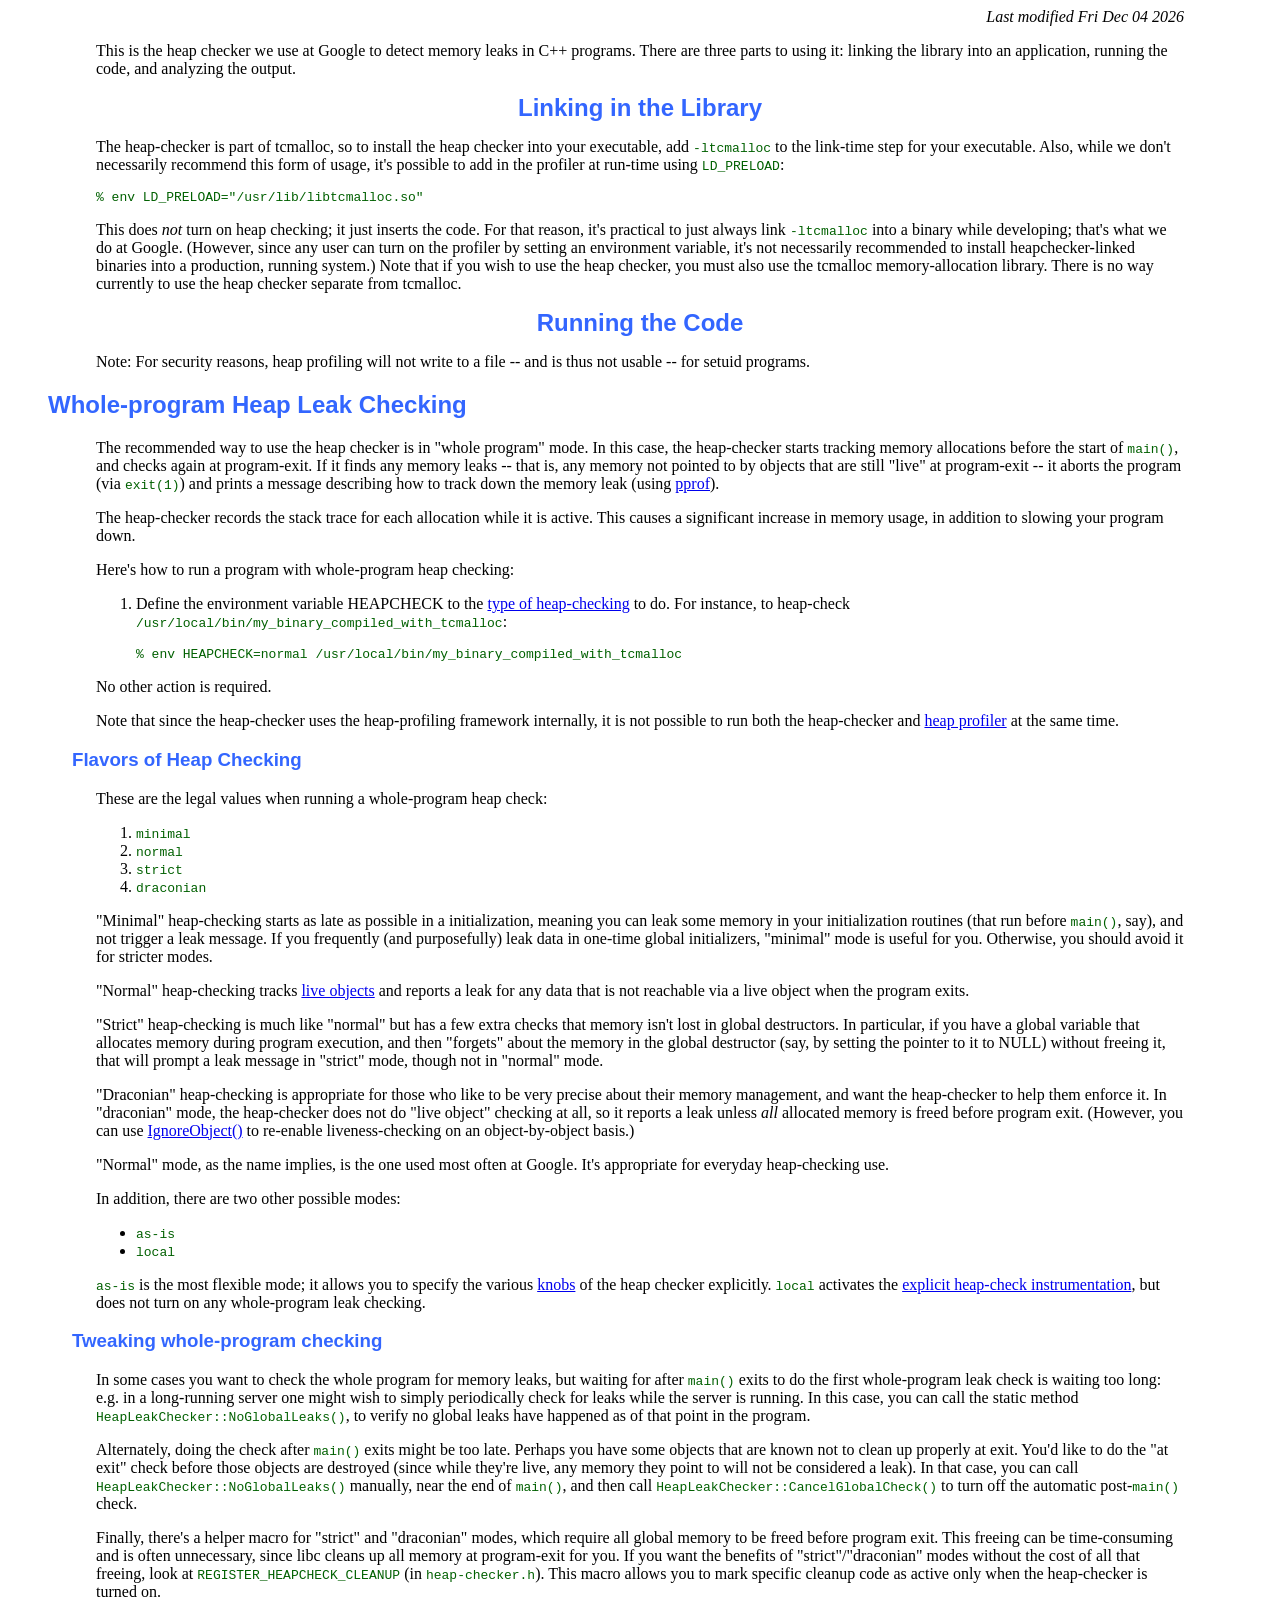
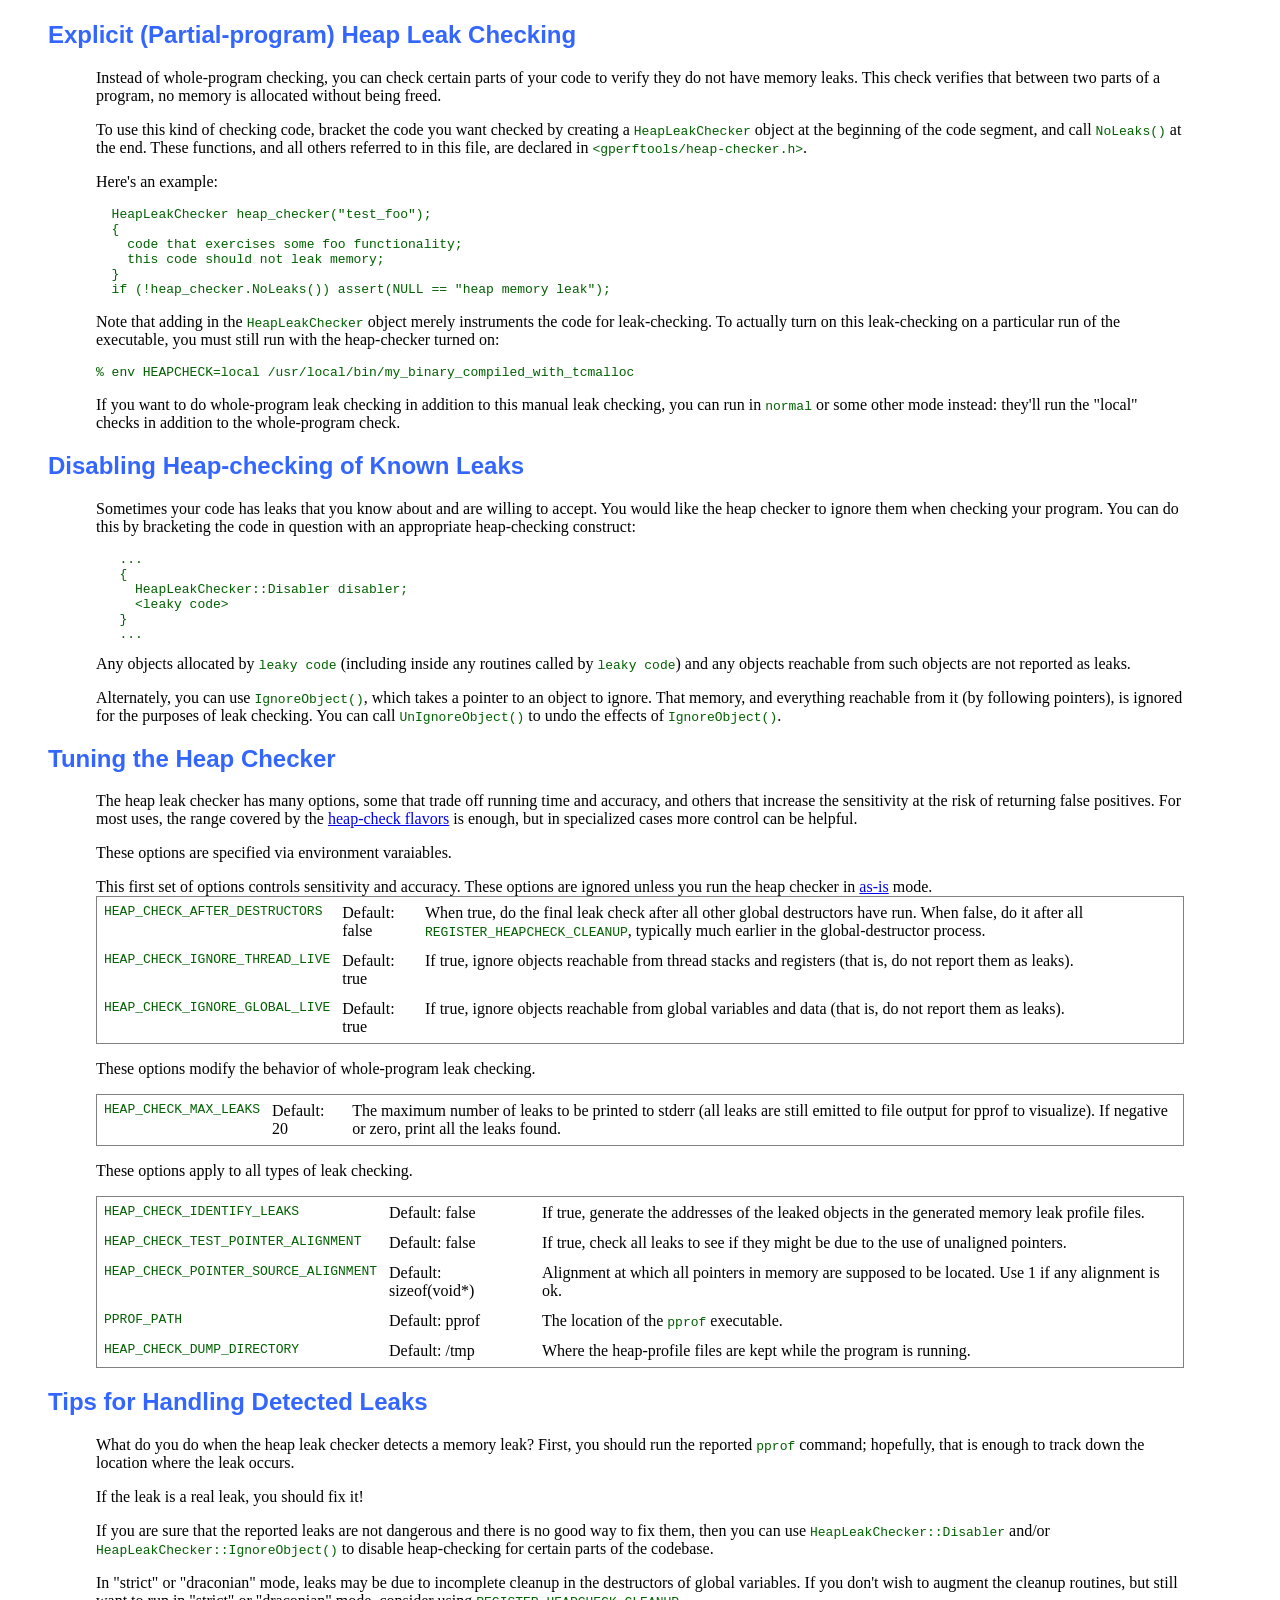
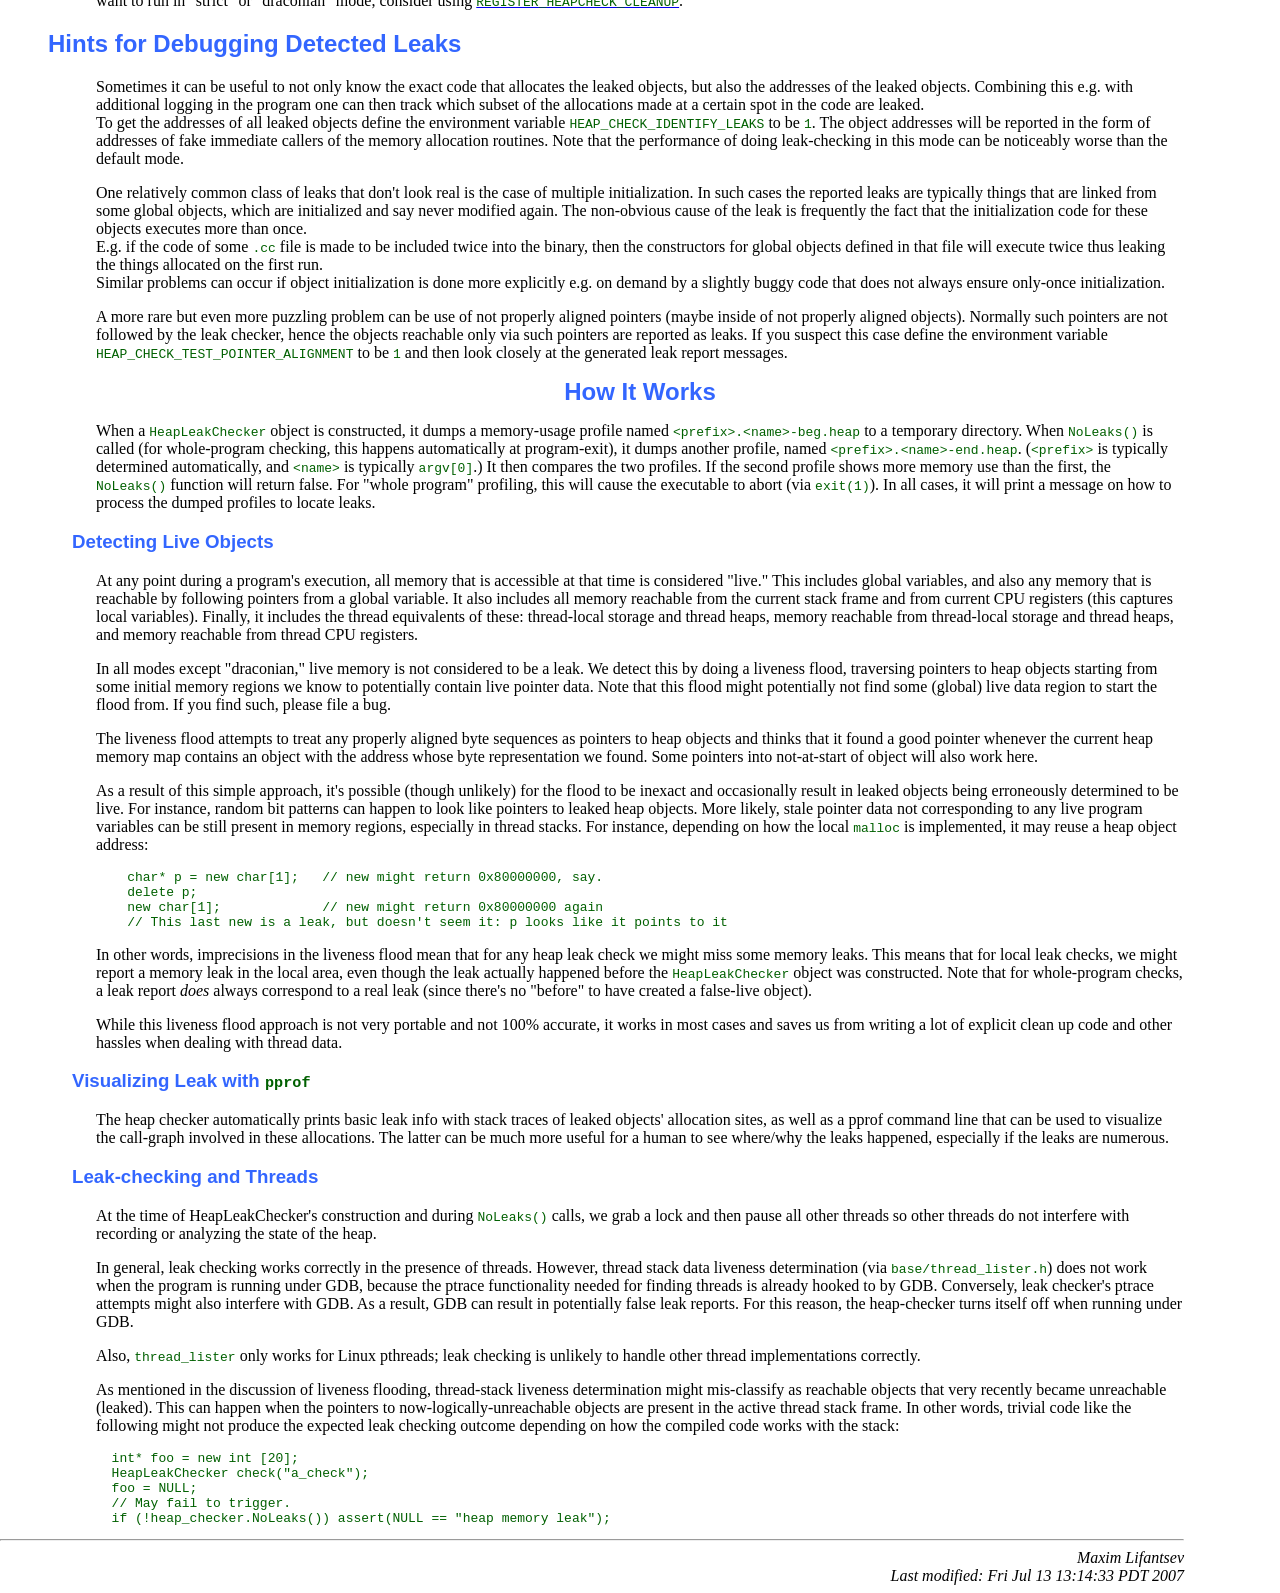
<file: docs/heap_checker.html>
<!DOCTYPE HTML PUBLIC "-//IETF//DTD HTML//EN">
<HTML>

<HEAD>
  <link rel="stylesheet" href="designstyle.css">
  <title>Gperftools Heap Leak Checker</title>
</HEAD>

<BODY>

<p align=right>
  <i>Last modified
  <script type=text/javascript>
    var lm = new Date(document.lastModified);
    document.write(lm.toDateString());
  </script></i>
</p>

<p>This is the heap checker we use at Google to detect memory leaks in
C++ programs.  There are three parts to using it: linking the library
into an application, running the code, and analyzing the output.</p>


<H1>Linking in the Library</H1>

<p>The heap-checker is part of tcmalloc, so to install the heap
checker into your executable, add <code>-ltcmalloc</code> to the
link-time step for your executable.  Also, while we don't necessarily
recommend this form of usage, it's possible to add in the profiler at
run-time using <code>LD_PRELOAD</code>:</p>
<pre>% env LD_PRELOAD="/usr/lib/libtcmalloc.so" <binary></pre>

<p>This does <i>not</i> turn on heap checking; it just inserts the
code.  For that reason, it's practical to just always link
<code>-ltcmalloc</code> into a binary while developing; that's what we
do at Google.  (However, since any user can turn on the profiler by
setting an environment variable, it's not necessarily recommended to
install heapchecker-linked binaries into a production, running
system.)  Note that if you wish to use the heap checker, you must
also use the tcmalloc memory-allocation library.  There is no way
currently to use the heap checker separate from tcmalloc.</p>


<h1>Running the Code</h1>

<p>Note: For security reasons, heap profiling will not write to a file
-- and is thus not usable -- for setuid programs.</p>

<h2><a name="whole_program">Whole-program Heap Leak Checking</a></h2>

<p>The recommended way to use the heap checker is in "whole program"
mode.  In this case, the heap-checker starts tracking memory
allocations before the start of <code>main()</code>, and checks again
at program-exit.  If it finds any memory leaks -- that is, any memory
not pointed to by objects that are still "live" at program-exit -- it
aborts the program (via <code>exit(1)</code>) and prints a message
describing how to track down the memory leak (using <A
HREF="heapprofile.html#pprof">pprof</A>).</p>

<p>The heap-checker records the stack trace for each allocation while
it is active. This causes a significant increase in memory usage, in
addition to slowing your program down.</p>

<p>Here's how to run a program with whole-program heap checking:</p>

<ol>
  <li> <p>Define the environment variable HEAPCHECK to the <A
       HREF="#types">type of heap-checking</A> to do.  For instance,
       to heap-check
       <code>/usr/local/bin/my_binary_compiled_with_tcmalloc</code>:</p>
       <pre>% env HEAPCHECK=normal /usr/local/bin/my_binary_compiled_with_tcmalloc</pre>
</ol>

<p>No other action is required.</p>

<p>Note that since the heap-checker uses the heap-profiling framework
internally, it is not possible to run both the heap-checker and <A
HREF="heapprofile.html">heap profiler</A> at the same time.</p>


<h3><a name="types">Flavors of Heap Checking</a></h3>

<p>These are the legal values when running a whole-program heap
check:</p>
<ol>
  <li> <code>minimal</code>
  <li> <code>normal</code>
  <li> <code>strict</code>
  <li> <code>draconian</code>
</ol>

<p>"Minimal" heap-checking starts as late as possible in a
initialization, meaning you can leak some memory in your
initialization routines (that run before <code>main()</code>, say),
and not trigger a leak message.  If you frequently (and purposefully)
leak data in one-time global initializers, "minimal" mode is useful
for you.  Otherwise, you should avoid it for stricter modes.</p>

<p>"Normal" heap-checking tracks <A HREF="#live">live objects</A> and
reports a leak for any data that is not reachable via a live object
when the program exits.</p>

<p>"Strict" heap-checking is much like "normal" but has a few extra
checks that memory isn't lost in global destructors.  In particular,
if you have a global variable that allocates memory during program
execution, and then "forgets" about the memory in the global
destructor (say, by setting the pointer to it to NULL) without freeing
it, that will prompt a leak message in "strict" mode, though not in
"normal" mode.</p>

<p>"Draconian" heap-checking is appropriate for those who like to be
very precise about their memory management, and want the heap-checker
to help them enforce it.  In "draconian" mode, the heap-checker does
not do "live object" checking at all, so it reports a leak unless
<i>all</i> allocated memory is freed before program exit. (However,
you can use <A HREF="#disable">IgnoreObject()</A> to re-enable
liveness-checking on an object-by-object basis.)</p>

<p>"Normal" mode, as the name implies, is the one used most often at
Google.  It's appropriate for everyday heap-checking use.</p>

<p>In addition, there are two other possible modes:</p>
<ul>
  <li> <code>as-is</code>
  <li> <code>local</code>
</ul>
<p><code>as-is</code> is the most flexible mode; it allows you to
specify the various <A HREF="#options">knobs</A> of the heap checker
explicitly.  <code>local</code> activates the <A
HREF="#explicit">explicit heap-check instrumentation</A>, but does not
turn on any whole-program leak checking.</p>


<h3><A NAME="tweaking">Tweaking whole-program checking</A></h3>

<p>In some cases you want to check the whole program for memory leaks,
but waiting for after <code>main()</code> exits to do the first
whole-program leak check is waiting too long: e.g. in a long-running
server one might wish to simply periodically check for leaks while the
server is running.  In this case, you can call the static method
<code>HeapLeakChecker::NoGlobalLeaks()</code>, to verify no global leaks have happened
as of that point in the program.</p>

<p>Alternately, doing the check after <code>main()</code> exits might
be too late.  Perhaps you have some objects that are known not to
clean up properly at exit.  You'd like to do the "at exit" check
before those objects are destroyed (since while they're live, any
memory they point to will not be considered a leak).  In that case,
you can call <code>HeapLeakChecker::NoGlobalLeaks()</code> manually, near the end of
<code>main()</code>, and then call <code>HeapLeakChecker::CancelGlobalCheck()</code> to
turn off the automatic post-<code>main()</code> check.</p>

<p>Finally, there's a helper macro for "strict" and "draconian" modes,
which require all global memory to be freed before program exit.  This
freeing can be time-consuming and is often unnecessary, since libc
cleans up all memory at program-exit for you.  If you want the
benefits of "strict"/"draconian" modes without the cost of all that
freeing, look at <code>REGISTER_HEAPCHECK_CLEANUP</code> (in
<code>heap-checker.h</code>).  This macro allows you to mark specific
cleanup code as active only when the heap-checker is turned on.</p>


<h2><a name="explicit">Explicit (Partial-program) Heap Leak Checking</h2>

<p>Instead of whole-program checking, you can check certain parts of your
code to verify they do not have memory leaks.  This check verifies that
between two parts of a program, no memory is allocated without being freed.</p>
<p>To use this kind of checking code, bracket the code you want
checked by creating a <code>HeapLeakChecker</code> object at the
beginning of the code segment, and call
<code>NoLeaks()</code> at the end.  These functions, and all others
referred to in this file, are declared in
<code>&lt;gperftools/heap-checker.h&gt;</code>.
</p>

<p>Here's an example:</p>
<pre>
  HeapLeakChecker heap_checker("test_foo");
  {
    code that exercises some foo functionality;
    this code should not leak memory;
  }
  if (!heap_checker.NoLeaks()) assert(NULL == "heap memory leak");
</pre>

<p>Note that adding in the <code>HeapLeakChecker</code> object merely
instruments the code for leak-checking.  To actually turn on this
leak-checking on a particular run of the executable, you must still
run with the heap-checker turned on:</p>
<pre>% env HEAPCHECK=local /usr/local/bin/my_binary_compiled_with_tcmalloc</pre>
<p>If you want to do whole-program leak checking in addition to this
manual leak checking, you can run in <code>normal</code> or some other
mode instead: they'll run the "local" checks in addition to the
whole-program check.</p>


<h2><a name="disable">Disabling Heap-checking of Known Leaks</a></h2>

<p>Sometimes your code has leaks that you know about and are willing
to accept.  You would like the heap checker to ignore them when
checking your program.  You can do this by bracketing the code in
question with an appropriate heap-checking construct:</p>
<pre>
   ...
   {
     HeapLeakChecker::Disabler disabler;
     &lt;leaky code&gt;
   }
   ...
</pre>
Any objects allocated by <code>leaky code</code> (including inside any
routines called by <code>leaky code</code>) and any objects reachable
from such objects are not reported as leaks.

<p>Alternately, you can use <code>IgnoreObject()</code>, which takes a
pointer to an object to ignore.  That memory, and everything reachable
from it (by following pointers), is ignored for the purposes of leak
checking.  You can call <code>UnIgnoreObject()</code> to undo the
effects of <code>IgnoreObject()</code>.</p>


<h2><a name="options">Tuning the Heap Checker</h2>

<p>The heap leak checker has many options, some that trade off running
time and accuracy, and others that increase the sensitivity at the
risk of returning false positives.  For most uses, the range covered
by the <A HREF="#types">heap-check flavors</A> is enough, but in
specialized cases more control can be helpful.</p>

<p>
These options are specified via environment varaiables.
</p>

<p>This first set of options controls sensitivity and accuracy.  These
options are ignored unless you run the heap checker in <A
HREF="#types">as-is</A> mode.

<table frame=box rules=sides cellpadding=5 width=100%>

<tr valign=top>
  <td><code>HEAP_CHECK_AFTER_DESTRUCTORS</code></td>
  <td>Default: false</td>
  <td>
    When true, do the final leak check after all other global
    destructors have run.  When false, do it after all
    <code>REGISTER_HEAPCHECK_CLEANUP</code>, typically much earlier in
    the global-destructor process.
  </td>
</tr>

<tr valign=top>
  <td><code>HEAP_CHECK_IGNORE_THREAD_LIVE</code></td>
  <td>Default: true</td>
  <td>
    If true, ignore objects reachable from thread stacks and registers
    (that is, do not report them as leaks).
  </td>
</tr>

<tr valign=top>
  <td><code>HEAP_CHECK_IGNORE_GLOBAL_LIVE</code></td>
  <td>Default: true</td>
  <td>
    If true, ignore objects reachable from global variables and data
    (that is, do not report them as leaks).
  </td>
</tr>

</table>

<p>These options modify the behavior of whole-program leak
checking.</p>

<table frame=box rules=sides cellpadding=5 width=100%>

<tr valign=top>
  <td><code>HEAP_CHECK_MAX_LEAKS</code></td>
  <td>Default: 20</td>
  <td>
    The maximum number of leaks to be printed to stderr (all leaks are still
    emitted to file output for pprof to visualize). If negative or zero,
    print all the leaks found.
  </td>
</tr>


</table>

<p>These options apply to all types of leak checking.</p>

<table frame=box rules=sides cellpadding=5 width=100%>

<tr valign=top>
  <td><code>HEAP_CHECK_IDENTIFY_LEAKS</code></td>
  <td>Default: false</td>
  <td>
    If true, generate the addresses of the leaked objects in the
    generated memory leak profile files.
  </td>
</tr>

<tr valign=top>
  <td><code>HEAP_CHECK_TEST_POINTER_ALIGNMENT</code></td>
  <td>Default: false</td>
  <td>
    If true, check all leaks to see if they might be due to the use
    of unaligned pointers.
  </td>
</tr>

<tr valign=top>
  <td><code>HEAP_CHECK_POINTER_SOURCE_ALIGNMENT</code></td>
  <td>Default: sizeof(void*)</td>
  <td>
    Alignment at which all pointers in memory are supposed to be located.
    Use 1 if any alignment is ok.
  </td>
</tr>

<tr valign=top>
  <td><code>PPROF_PATH</code></td>
  <td>Default: pprof</td>
<td>
    The location of the <code>pprof</code> executable.
  </td>
</tr>

<tr valign=top>
  <td><code>HEAP_CHECK_DUMP_DIRECTORY</code></td>
  <td>Default: /tmp</td>
  <td>
    Where the heap-profile files are kept while the program is running.
  </td>
</tr>

</table>


<h2>Tips for Handling Detected Leaks</h2>

<p>What do you do when the heap leak checker detects a memory leak?
First, you should run the reported <code>pprof</code> command;
hopefully, that is enough to track down the location where the leak
occurs.</p>

<p>If the leak is a real leak, you should fix it!</p>

<p>If you are sure that the reported leaks are not dangerous and there
is no good way to fix them, then you can use
<code>HeapLeakChecker::Disabler</code> and/or
<code>HeapLeakChecker::IgnoreObject()</code> to disable heap-checking
for certain parts of the codebase.</p>

<p>In "strict" or "draconian" mode, leaks may be due to incomplete
cleanup in the destructors of global variables.  If you don't wish to
augment the cleanup routines, but still want to run in "strict" or
"draconian" mode, consider using <A
HREF="#tweaking"><code>REGISTER_HEAPCHECK_CLEANUP</code></A>.</p>

<h2>Hints for Debugging Detected Leaks</h2>

<p>Sometimes it can be useful to not only know the exact code that
allocates the leaked objects, but also the addresses of the leaked objects.
Combining this e.g. with additional logging in the program
one can then track which subset of the allocations
made at a certain spot in the code are leaked.
<br/>
To get the addresses of all leaked objects
  define the environment variable <code>HEAP_CHECK_IDENTIFY_LEAKS</code>
  to be <code>1</code>.
The object addresses will be reported in the form of addresses
of fake immediate callers of the memory allocation routines.
Note that the performance of doing leak-checking in this mode
can be noticeably worse than the default mode.
</p>

<p>One relatively common class of leaks that don't look real
is the case of multiple initialization.
In such cases the reported leaks are typically things that are
linked from some global objects,
which are initialized and say never modified again.
The non-obvious cause of the leak is frequently the fact that
the initialization code for these objects executes more than once.
<br/>
E.g. if the code of some <code>.cc</code> file is made to be included twice
into the binary, then the constructors for global objects defined in that file
will execute twice thus leaking the things allocated on the first run.
<br/>
Similar problems can occur if object initialization is done more explicitly
e.g. on demand by a slightly buggy code
that does not always ensure only-once initialization.
</p>

<p>
A more rare but even more puzzling problem can be use of not properly
aligned pointers (maybe inside of not properly aligned objects).
Normally such pointers are not followed by the leak checker,
hence the objects reachable only via such pointers are reported as leaks.
If you suspect this case
  define the environment variable <code>HEAP_CHECK_TEST_POINTER_ALIGNMENT</code>
  to be <code>1</code>
and then look closely at the generated leak report messages.
</p>

<h1>How It Works</h1>

<p>When a <code>HeapLeakChecker</code> object is constructed, it dumps
a memory-usage profile named
<code>&lt;prefix&gt;.&lt;name&gt;-beg.heap</code> to a temporary
directory.  When <code>NoLeaks()</code>
is called (for whole-program checking, this happens automatically at
program-exit), it dumps another profile, named
<code>&lt;prefix&gt;.&lt;name&gt;-end.heap</code>.
(<code>&lt;prefix&gt;</code> is typically determined automatically,
and <code>&lt;name&gt;</code> is typically <code>argv[0]</code>.)  It
then compares the two profiles.  If the second profile shows
more memory use than the first, the
<code>NoLeaks()</code> function will
return false.  For "whole program" profiling, this will cause the
executable to abort (via <code>exit(1)</code>).  In all cases, it will
print a message on how to process the dumped profiles to locate
leaks.</p>

<h3><A name=live>Detecting Live Objects</A></h3>

<p>At any point during a program's execution, all memory that is
accessible at that time is considered "live."  This includes global
variables, and also any memory that is reachable by following pointers
from a global variable.  It also includes all memory reachable from
the current stack frame and from current CPU registers (this captures
local variables).  Finally, it includes the thread equivalents of
these: thread-local storage and thread heaps, memory reachable from
thread-local storage and thread heaps, and memory reachable from
thread CPU registers.</p>

<p>In all modes except "draconian," live memory is not
considered to be a leak.  We detect this by doing a liveness flood,
traversing pointers to heap objects starting from some initial memory
regions we know to potentially contain live pointer data.  Note that
this flood might potentially not find some (global) live data region
to start the flood from.  If you find such, please file a bug.</p>

<p>The liveness flood attempts to treat any properly aligned byte
sequences as pointers to heap objects and thinks that it found a good
pointer whenever the current heap memory map contains an object with
the address whose byte representation we found.  Some pointers into
not-at-start of object will also work here.</p>

<p>As a result of this simple approach, it's possible (though
unlikely) for the flood to be inexact and occasionally result in
leaked objects being erroneously determined to be live.  For instance,
random bit patterns can happen to look like pointers to leaked heap
objects.  More likely, stale pointer data not corresponding to any
live program variables can be still present in memory regions,
especially in thread stacks.  For instance, depending on how the local
<code>malloc</code> is implemented, it may reuse a heap object
address:</p>
<pre>
    char* p = new char[1];   // new might return 0x80000000, say.
    delete p;
    new char[1];             // new might return 0x80000000 again
    // This last new is a leak, but doesn't seem it: p looks like it points to it
</pre>

<p>In other words, imprecisions in the liveness flood mean that for
any heap leak check we might miss some memory leaks.  This means that
for local leak checks, we might report a memory leak in the local
area, even though the leak actually happened before the
<code>HeapLeakChecker</code> object was constructed.  Note that for
whole-program checks, a leak report <i>does</i> always correspond to a
real leak (since there's no "before" to have created a false-live
object).</p>

<p>While this liveness flood approach is not very portable and not
100% accurate, it works in most cases and saves us from writing a lot
of explicit clean up code and other hassles when dealing with thread
data.</p>


<h3>Visualizing Leak with <code>pprof</code></h3>

<p>
The heap checker automatically prints basic leak info with stack traces of
leaked objects' allocation sites, as well as a pprof command line that can be
used to visualize the call-graph involved in these allocations.
The latter can be much more useful for a human
to see where/why the leaks happened, especially if the leaks are numerous.
</p>

<h3>Leak-checking and Threads</h3>

<p>At the time of HeapLeakChecker's construction and during
<code>NoLeaks()</code> calls, we grab a lock
and then pause all other threads so other threads do not interfere
with recording or analyzing the state of the heap.</p>

<p>In general, leak checking works correctly in the presence of
threads.  However, thread stack data liveness determination (via
<code>base/thread_lister.h</code>) does not work when the program is
running under GDB, because the ptrace functionality needed for finding
threads is already hooked to by GDB.  Conversely, leak checker's
ptrace attempts might also interfere with GDB.  As a result, GDB can
result in potentially false leak reports.  For this reason, the
heap-checker turns itself off when running under GDB.</p>

<p>Also, <code>thread_lister</code> only works for Linux pthreads;
leak checking is unlikely to handle other thread implementations
correctly.</p>

<p>As mentioned in the discussion of liveness flooding, thread-stack
liveness determination might mis-classify as reachable objects that
very recently became unreachable (leaked).  This can happen when the
pointers to now-logically-unreachable objects are present in the
active thread stack frame.  In other words, trivial code like the
following might not produce the expected leak checking outcome
depending on how the compiled code works with the stack:</p>
<pre>
  int* foo = new int [20];
  HeapLeakChecker check("a_check");
  foo = NULL;
  // May fail to trigger.
  if (!heap_checker.NoLeaks()) assert(NULL == "heap memory leak");
</pre>


<hr>
<address>Maxim Lifantsev<br>
<!-- Created: Tue Dec 19 10:43:14 PST 2000 -->
<!-- hhmts start -->
Last modified: Fri Jul 13 13:14:33 PDT 2007
<!-- hhmts end -->
</address>
</body>
</html>
</file>
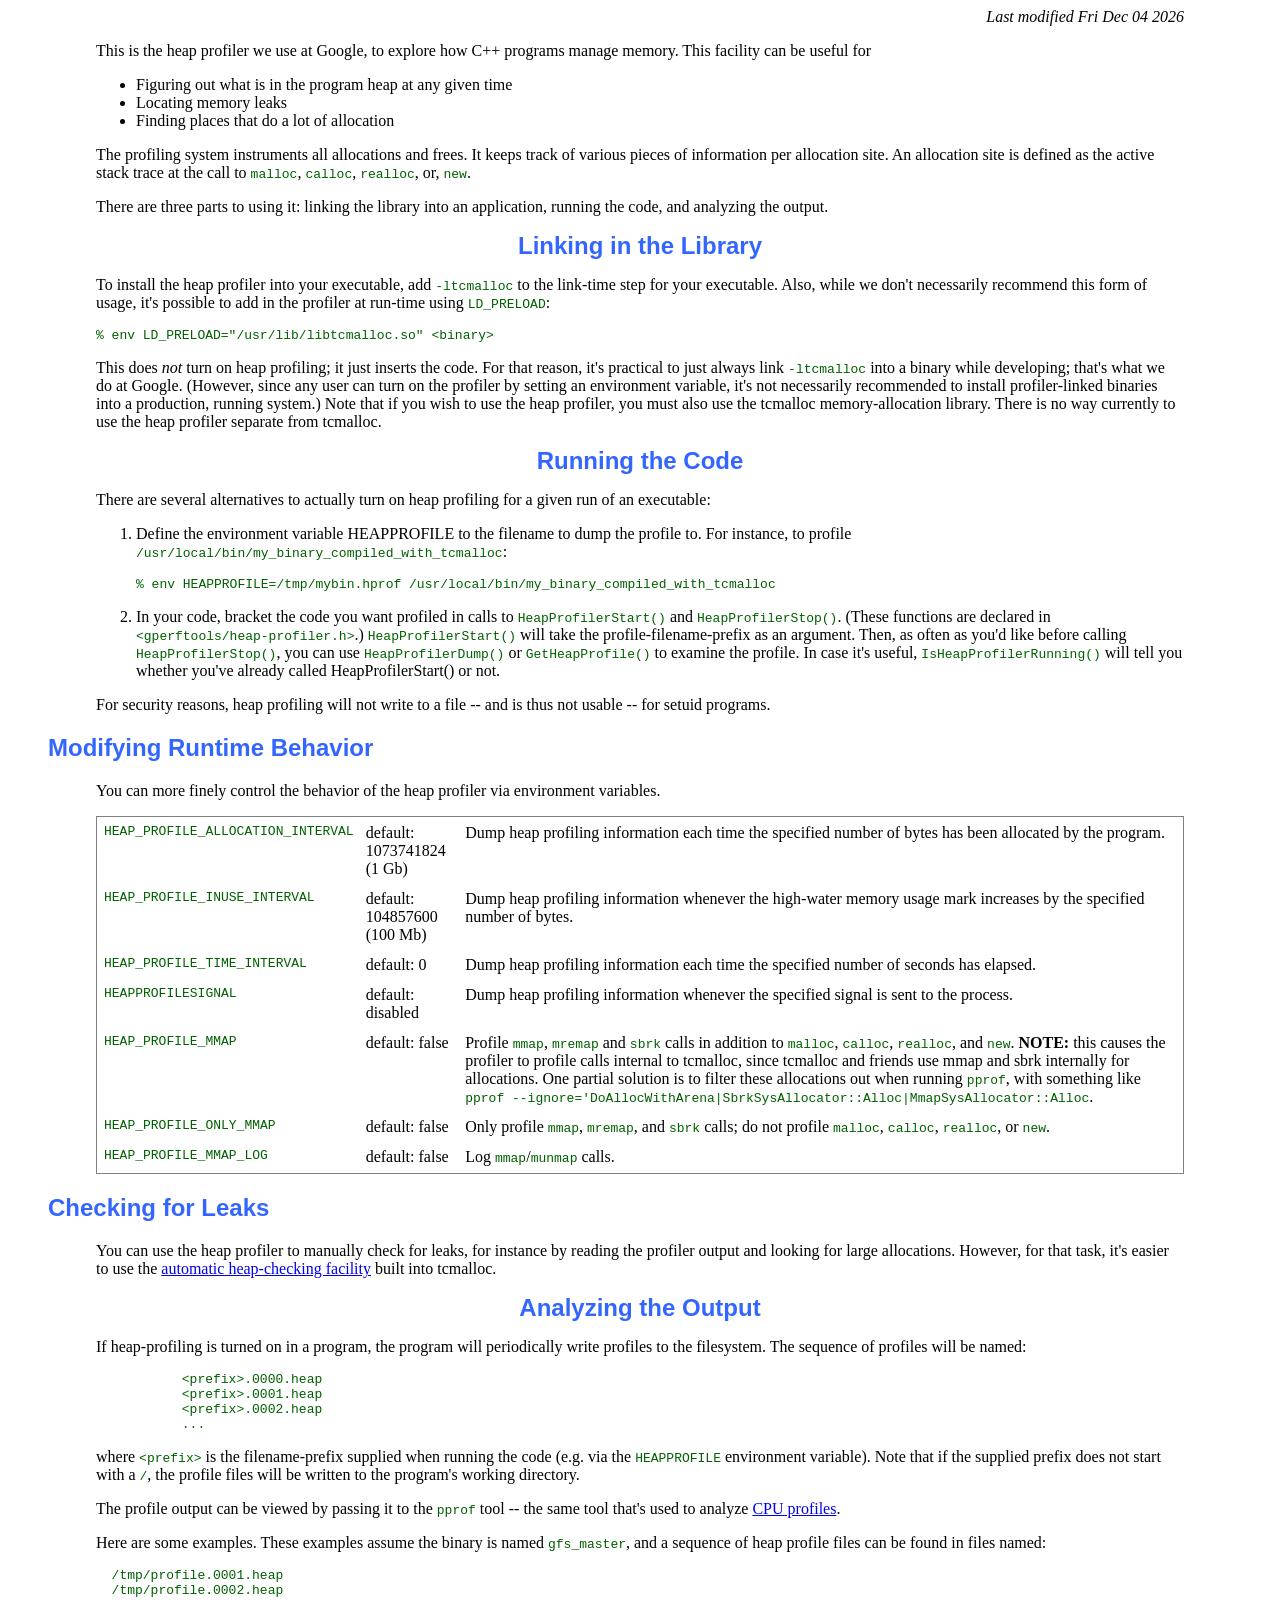
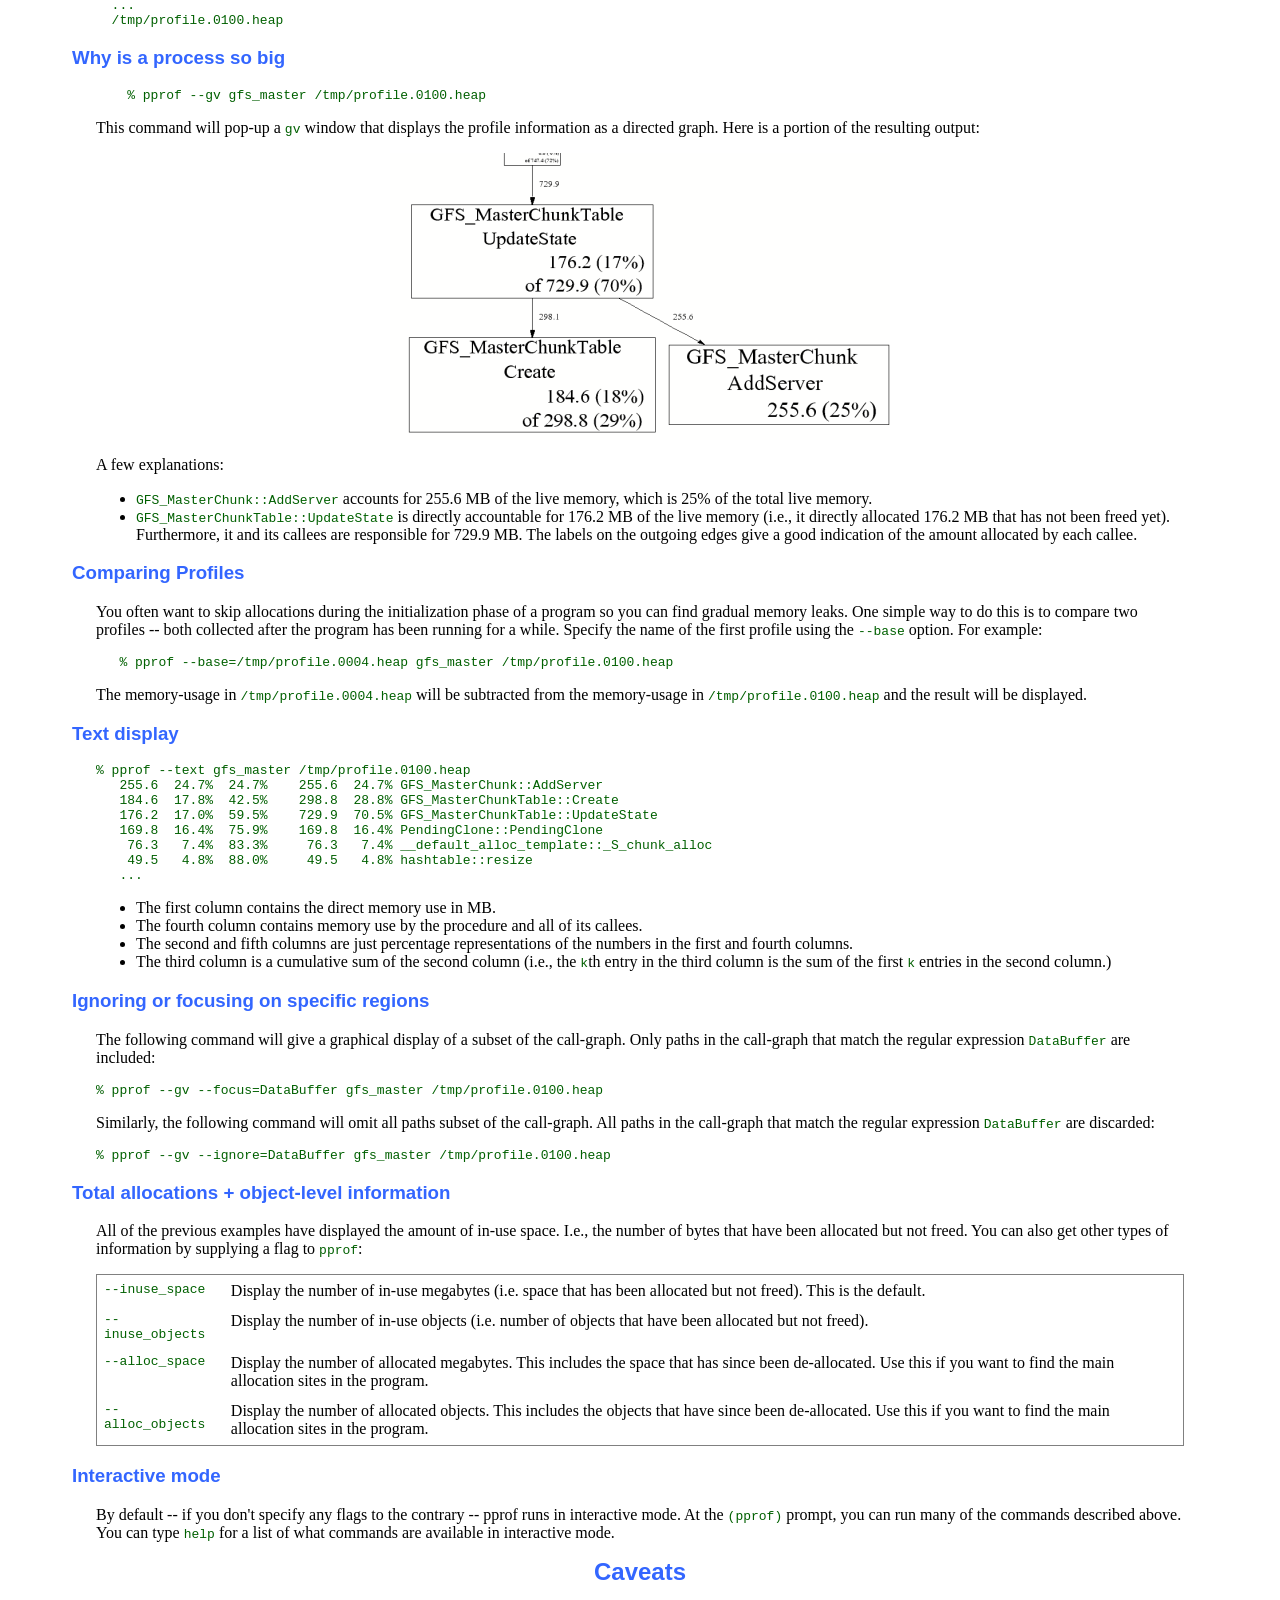
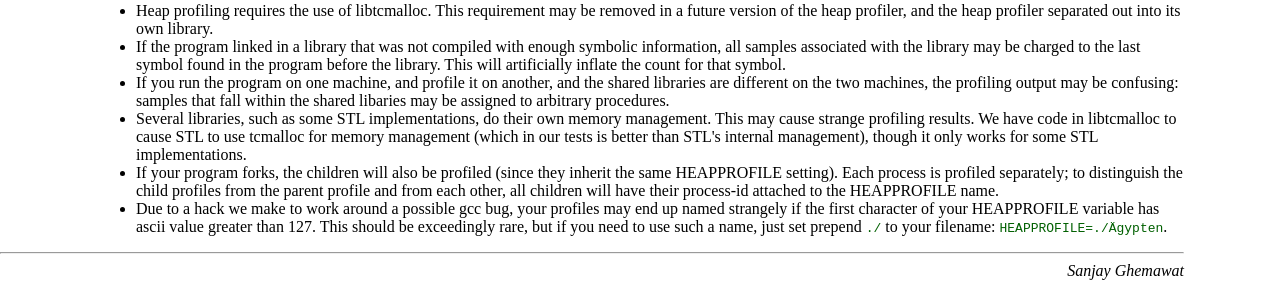
<file: docs/heapprofile.html>
<!DOCTYPE HTML PUBLIC "-//IETF//DTD HTML//EN">
<HTML>

<HEAD>
  <link rel="stylesheet" href="designstyle.css">
  <title>Gperftools Heap Profiler</title>
</HEAD>

<BODY>

<p align=right>
  <i>Last modified
  <script type=text/javascript>
    var lm = new Date(document.lastModified);
    document.write(lm.toDateString());
  </script></i>
</p>

<p>This is the heap profiler we use at Google, to explore how C++
programs manage memory.  This facility can be useful for</p>
<ul>
  <li> Figuring out what is in the program heap at any given time
  <li> Locating memory leaks
  <li> Finding places that do a lot of allocation
</ul>

<p>The profiling system instruments all allocations and frees.  It
keeps track of various pieces of information per allocation site.  An
allocation site is defined as the active stack trace at the call to
<code>malloc</code>, <code>calloc</code>, <code>realloc</code>, or,
<code>new</code>.</p>

<p>There are three parts to using it: linking the library into an
application, running the code, and analyzing the output.</p>


<h1>Linking in the Library</h1>

<p>To install the heap profiler into your executable, add
<code>-ltcmalloc</code> to the link-time step for your executable.
Also, while we don't necessarily recommend this form of usage, it's
possible to add in the profiler at run-time using
<code>LD_PRELOAD</code>:
<pre>% env LD_PRELOAD="/usr/lib/libtcmalloc.so" &lt;binary&gt;</pre>

<p>This does <i>not</i> turn on heap profiling; it just inserts the
code.  For that reason, it's practical to just always link
<code>-ltcmalloc</code> into a binary while developing; that's what we
do at Google.  (However, since any user can turn on the profiler by
setting an environment variable, it's not necessarily recommended to
install profiler-linked binaries into a production, running
system.)  Note that if you wish to use the heap profiler, you must
also use the tcmalloc memory-allocation library.  There is no way
currently to use the heap profiler separate from tcmalloc.</p>


<h1>Running the Code</h1>

<p>There are several alternatives to actually turn on heap profiling
for a given run of an executable:</p>

<ol>
  <li> <p>Define the environment variable HEAPPROFILE to the filename
       to dump the profile to.  For instance, to profile
       <code>/usr/local/bin/my_binary_compiled_with_tcmalloc</code>:</p>
       <pre>% env HEAPPROFILE=/tmp/mybin.hprof /usr/local/bin/my_binary_compiled_with_tcmalloc</pre>
  <li> <p>In your code, bracket the code you want profiled in calls to
       <code>HeapProfilerStart()</code> and <code>HeapProfilerStop()</code>.
       (These functions are declared in <code>&lt;gperftools/heap-profiler.h&gt;</code>.)
       <code>HeapProfilerStart()</code> will take the
       profile-filename-prefix as an argument.  Then, as often as
       you'd like before calling <code>HeapProfilerStop()</code>, you
       can use <code>HeapProfilerDump()</code> or
       <code>GetHeapProfile()</code> to examine the profile.  In case
       it's useful, <code>IsHeapProfilerRunning()</code> will tell you
       whether you've already called HeapProfilerStart() or not.</p>
</ol>


<p>For security reasons, heap profiling will not write to a file --
and is thus not usable -- for setuid programs.</p>

<H2>Modifying Runtime Behavior</H2>

<p>You can more finely control the behavior of the heap profiler via
environment variables.</p>

<table frame=box rules=sides cellpadding=5 width=100%>

<tr valign=top>
  <td><code>HEAP_PROFILE_ALLOCATION_INTERVAL</code></td>
  <td>default: 1073741824 (1 Gb)</td>
  <td>
    Dump heap profiling information each time the specified number of
    bytes has been allocated by the program.
  </td>
</tr>

<tr valign=top>
  <td><code>HEAP_PROFILE_INUSE_INTERVAL</code></td>
  <td>default: 104857600 (100 Mb)</td>
  <td>
    Dump heap profiling information whenever the high-water memory
    usage mark increases by the specified number of bytes.
  </td>
</tr>

<tr valign=top>
  <td><code>HEAP_PROFILE_TIME_INTERVAL</code></td>
  <td>default: 0</td>
  <td>
    Dump heap profiling information each time the specified
    number of seconds has elapsed.
  </td>
</tr>

<tr valign=top>
  <td><code>HEAPPROFILESIGNAL</code></td>
  <td>default: disabled</td>
  <td>
    Dump heap profiling information whenever the specified signal is sent to the
    process.
  </td>
</tr>

<tr valign=top>
  <td><code>HEAP_PROFILE_MMAP</code></td>
  <td>default: false</td>
  <td>
    Profile <code>mmap</code>, <code>mremap</code> and <code>sbrk</code>
    calls in addition
    to <code>malloc</code>, <code>calloc</code>, <code>realloc</code>,
    and <code>new</code>.  <b>NOTE:</b> this causes the profiler to
    profile calls internal to tcmalloc, since tcmalloc and friends use
    mmap and sbrk internally for allocations.  One partial solution is
    to filter these allocations out when running <code>pprof</code>,
    with something like
    <code>pprof --ignore='DoAllocWithArena|SbrkSysAllocator::Alloc|MmapSysAllocator::Alloc</code>.
  </td>
</tr>

<tr valign=top>
  <td><code>HEAP_PROFILE_ONLY_MMAP</code></td>
  <td>default: false</td>
  <td>
    Only profile <code>mmap</code>, <code>mremap</code>, and <code>sbrk</code>
    calls; do not profile
    <code>malloc</code>, <code>calloc</code>, <code>realloc</code>,
    or <code>new</code>.
  </td>
</tr>

<tr valign=top>
  <td><code>HEAP_PROFILE_MMAP_LOG</code></td>
  <td>default: false</td>
  <td>
    Log <code>mmap</code>/<code>munmap</code> calls.
  </td>
</tr>

</table>

<H2>Checking for Leaks</H2>

<p>You can use the heap profiler to manually check for leaks, for
instance by reading the profiler output and looking for large
allocations.  However, for that task, it's easier to use the <A
HREF="heap_checker.html">automatic heap-checking facility</A> built
into tcmalloc.</p>


<h1><a name="pprof">Analyzing the Output</a></h1>

<p>If heap-profiling is turned on in a program, the program will
periodically write profiles to the filesystem.  The sequence of
profiles will be named:</p>
<pre>
           &lt;prefix&gt;.0000.heap
           &lt;prefix&gt;.0001.heap
           &lt;prefix&gt;.0002.heap
           ...
</pre>
<p>where <code>&lt;prefix&gt;</code> is the filename-prefix supplied
when running the code (e.g. via the <code>HEAPPROFILE</code>
environment variable).  Note that if the supplied prefix
does not start with a <code>/</code>, the profile files will be
written to the program's working directory.</p>

<p>The profile output can be viewed by passing it to the
<code>pprof</code> tool -- the same tool that's used to analyze <A
HREF="cpuprofile.html">CPU profiles</A>.

<p>Here are some examples.  These examples assume the binary is named
<code>gfs_master</code>, and a sequence of heap profile files can be
found in files named:</p>
<pre>
  /tmp/profile.0001.heap
  /tmp/profile.0002.heap
  ...
  /tmp/profile.0100.heap
</pre>

<h3>Why is a process so big</h3>

<pre>
    % pprof --gv gfs_master /tmp/profile.0100.heap
</pre>

<p>This command will pop-up a <code>gv</code> window that displays
the profile information as a directed graph.  Here is a portion
of the resulting output:</p>

<p><center>
<img src="heap-example1.png">
</center></p>

A few explanations:
<ul>
<li> <code>GFS_MasterChunk::AddServer</code> accounts for 255.6 MB
     of the live memory, which is 25% of the total live memory.
<li> <code>GFS_MasterChunkTable::UpdateState</code> is directly
     accountable for 176.2 MB of the live memory (i.e., it directly
     allocated 176.2 MB that has not been freed yet).  Furthermore,
     it and its callees are responsible for 729.9 MB.  The
     labels on the outgoing edges give a good indication of the
     amount allocated by each callee.
</ul>

<h3>Comparing Profiles</h3>

<p>You often want to skip allocations during the initialization phase
of a program so you can find gradual memory leaks.  One simple way to
do this is to compare two profiles -- both collected after the program
has been running for a while.  Specify the name of the first profile
using the <code>--base</code> option.  For example:</p>
<pre>
   % pprof --base=/tmp/profile.0004.heap gfs_master /tmp/profile.0100.heap
</pre>

<p>The memory-usage in <code>/tmp/profile.0004.heap</code> will be
subtracted from the memory-usage in
<code>/tmp/profile.0100.heap</code> and the result will be
displayed.</p>

<h3>Text display</h3>

<pre>
% pprof --text gfs_master /tmp/profile.0100.heap
   255.6  24.7%  24.7%    255.6  24.7% GFS_MasterChunk::AddServer
   184.6  17.8%  42.5%    298.8  28.8% GFS_MasterChunkTable::Create
   176.2  17.0%  59.5%    729.9  70.5% GFS_MasterChunkTable::UpdateState
   169.8  16.4%  75.9%    169.8  16.4% PendingClone::PendingClone
    76.3   7.4%  83.3%     76.3   7.4% __default_alloc_template::_S_chunk_alloc
    49.5   4.8%  88.0%     49.5   4.8% hashtable::resize
   ...
</pre>

<p>
<ul>
  <li> The first column contains the direct memory use in MB.
  <li> The fourth column contains memory use by the procedure
       and all of its callees.
  <li> The second and fifth columns are just percentage
       representations of the numbers in the first and fourth columns.
  <li> The third column is a cumulative sum of the second column
       (i.e., the <code>k</code>th entry in the third column is the
       sum of the first <code>k</code> entries in the second column.)
</ul>

<h3>Ignoring or focusing on specific regions</h3>

<p>The following command will give a graphical display of a subset of
the call-graph.  Only paths in the call-graph that match the regular
expression <code>DataBuffer</code> are included:</p>
<pre>
% pprof --gv --focus=DataBuffer gfs_master /tmp/profile.0100.heap
</pre>

<p>Similarly, the following command will omit all paths subset of the
call-graph.  All paths in the call-graph that match the regular
expression <code>DataBuffer</code> are discarded:</p>
<pre>
% pprof --gv --ignore=DataBuffer gfs_master /tmp/profile.0100.heap
</pre>

<h3>Total allocations + object-level information</h3>

<p>All of the previous examples have displayed the amount of in-use
space.  I.e., the number of bytes that have been allocated but not
freed.  You can also get other types of information by supplying a
flag to <code>pprof</code>:</p>

<center>
<table frame=box rules=sides cellpadding=5 width=100%>

<tr valign=top>
  <td><code>--inuse_space</code></td>
  <td>
     Display the number of in-use megabytes (i.e. space that has
     been allocated but not freed).  This is the default.
  </td>
</tr>

<tr valign=top>
  <td><code>--inuse_objects</code></td>
  <td>
     Display the number of in-use objects (i.e. number of
     objects that have been allocated but not freed).
  </td>
</tr>

<tr valign=top>
  <td><code>--alloc_space</code></td>
  <td>
     Display the number of allocated megabytes.  This includes
     the space that has since been de-allocated.  Use this
     if you want to find the main allocation sites in the
     program.
  </td>
</tr>

<tr valign=top>
  <td><code>--alloc_objects</code></td>
  <td>
     Display the number of allocated objects.  This includes
     the objects that have since been de-allocated.  Use this
     if you want to find the main allocation sites in the
     program.
  </td>

</table>
</center>


<h3>Interactive mode</a></h3>

<p>By default -- if you don't specify any flags to the contrary --
pprof runs in interactive mode.  At the <code>(pprof)</code> prompt,
you can run many of the commands described above.  You can type
<code>help</code> for a list of what commands are available in
interactive mode.</p>


<h1>Caveats</h1>

<ul>
  <li> Heap profiling requires the use of libtcmalloc.  This
       requirement may be removed in a future version of the heap
       profiler, and the heap profiler separated out into its own
       library.
     
  <li> If the program linked in a library that was not compiled
       with enough symbolic information, all samples associated
       with the library may be charged to the last symbol found
       in the program before the library.  This will artificially
       inflate the count for that symbol.

  <li> If you run the program on one machine, and profile it on
       another, and the shared libraries are different on the two
       machines, the profiling output may be confusing: samples that
       fall within the shared libaries may be assigned to arbitrary
       procedures.

  <li> Several libraries, such as some STL implementations, do their
       own memory management.  This may cause strange profiling
       results.  We have code in libtcmalloc to cause STL to use
       tcmalloc for memory management (which in our tests is better
       than STL's internal management), though it only works for some
       STL implementations.

  <li> If your program forks, the children will also be profiled
       (since they inherit the same HEAPPROFILE setting).  Each
       process is profiled separately; to distinguish the child
       profiles from the parent profile and from each other, all
       children will have their process-id attached to the HEAPPROFILE
       name.
     
  <li> Due to a hack we make to work around a possible gcc bug, your
       profiles may end up named strangely if the first character of
       your HEAPPROFILE variable has ascii value greater than 127.
       This should be exceedingly rare, but if you need to use such a
       name, just set prepend <code>./</code> to your filename:
       <code>HEAPPROFILE=./&Auml;gypten</code>.
</ul>

<hr>
<address>Sanjay Ghemawat
<!-- Created: Tue Dec 19 10:43:14 PST 2000 -->
</address>
</body>
</html>
</file>
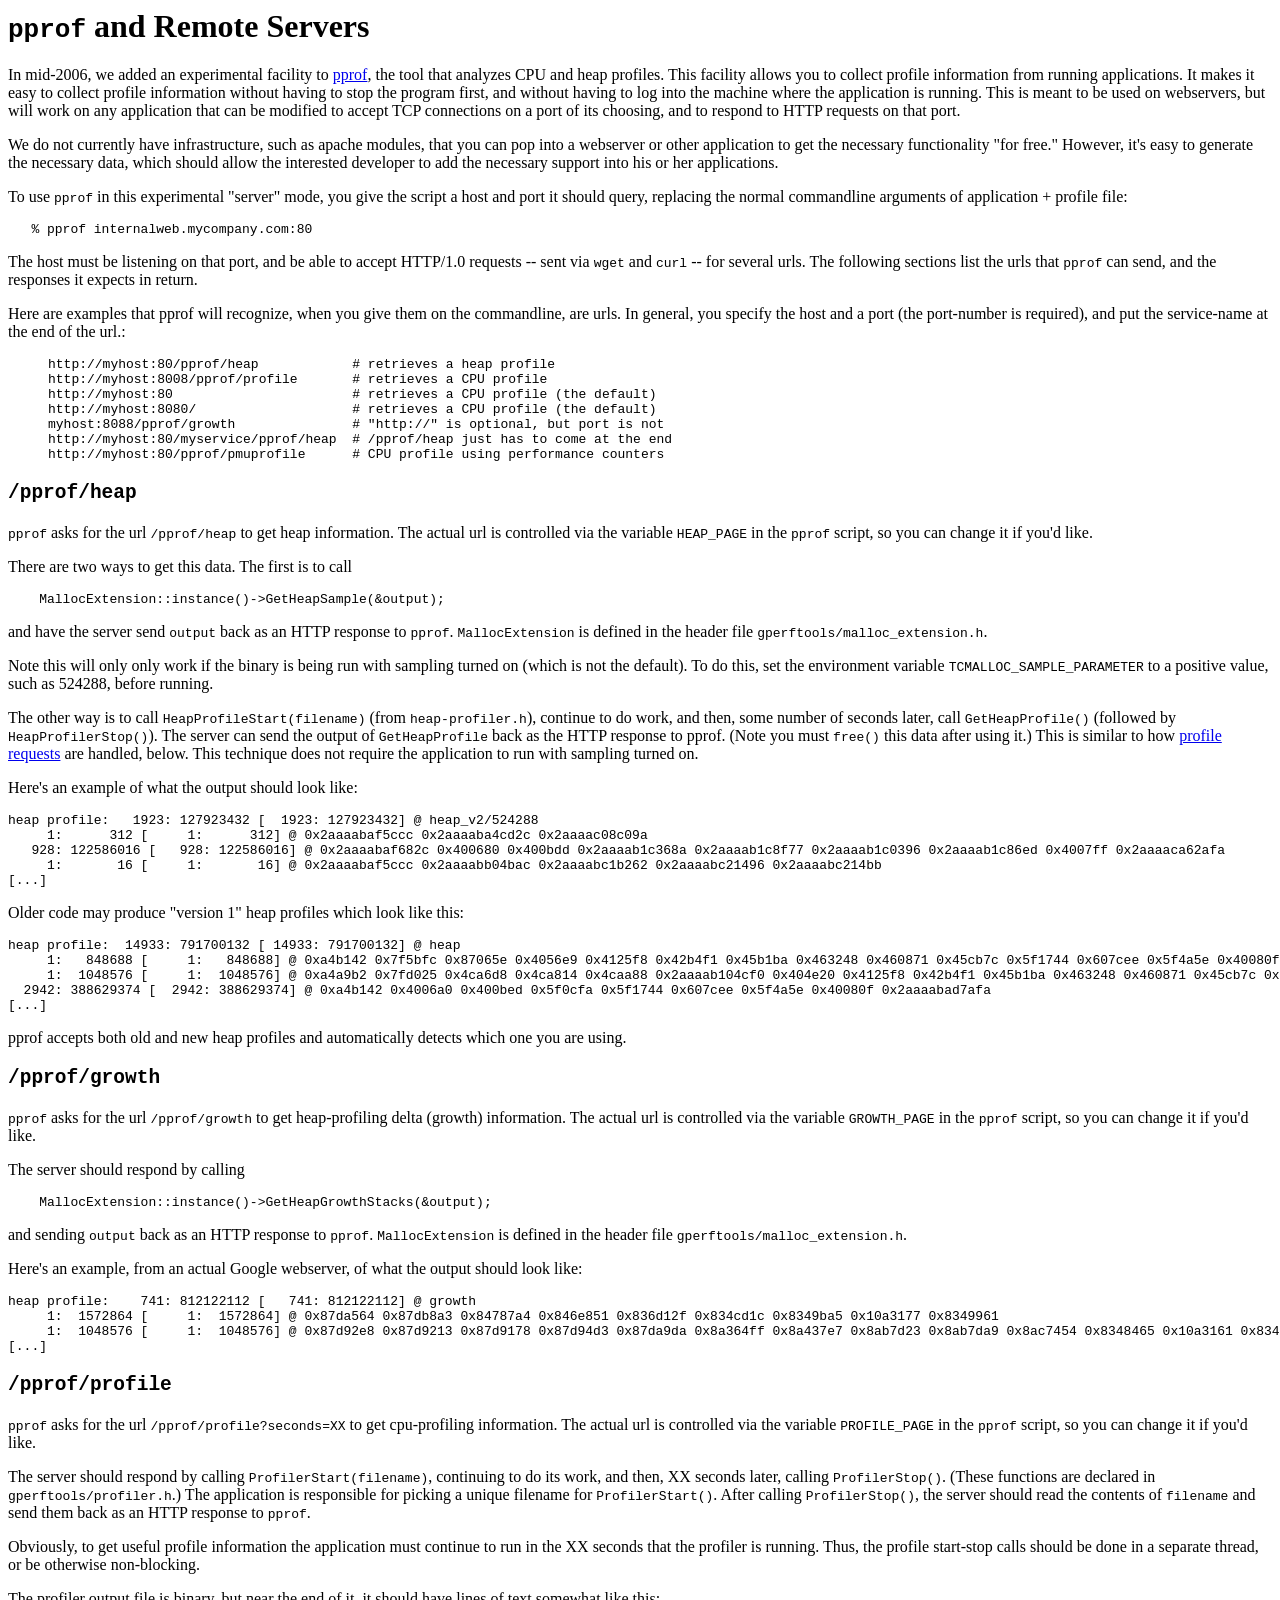
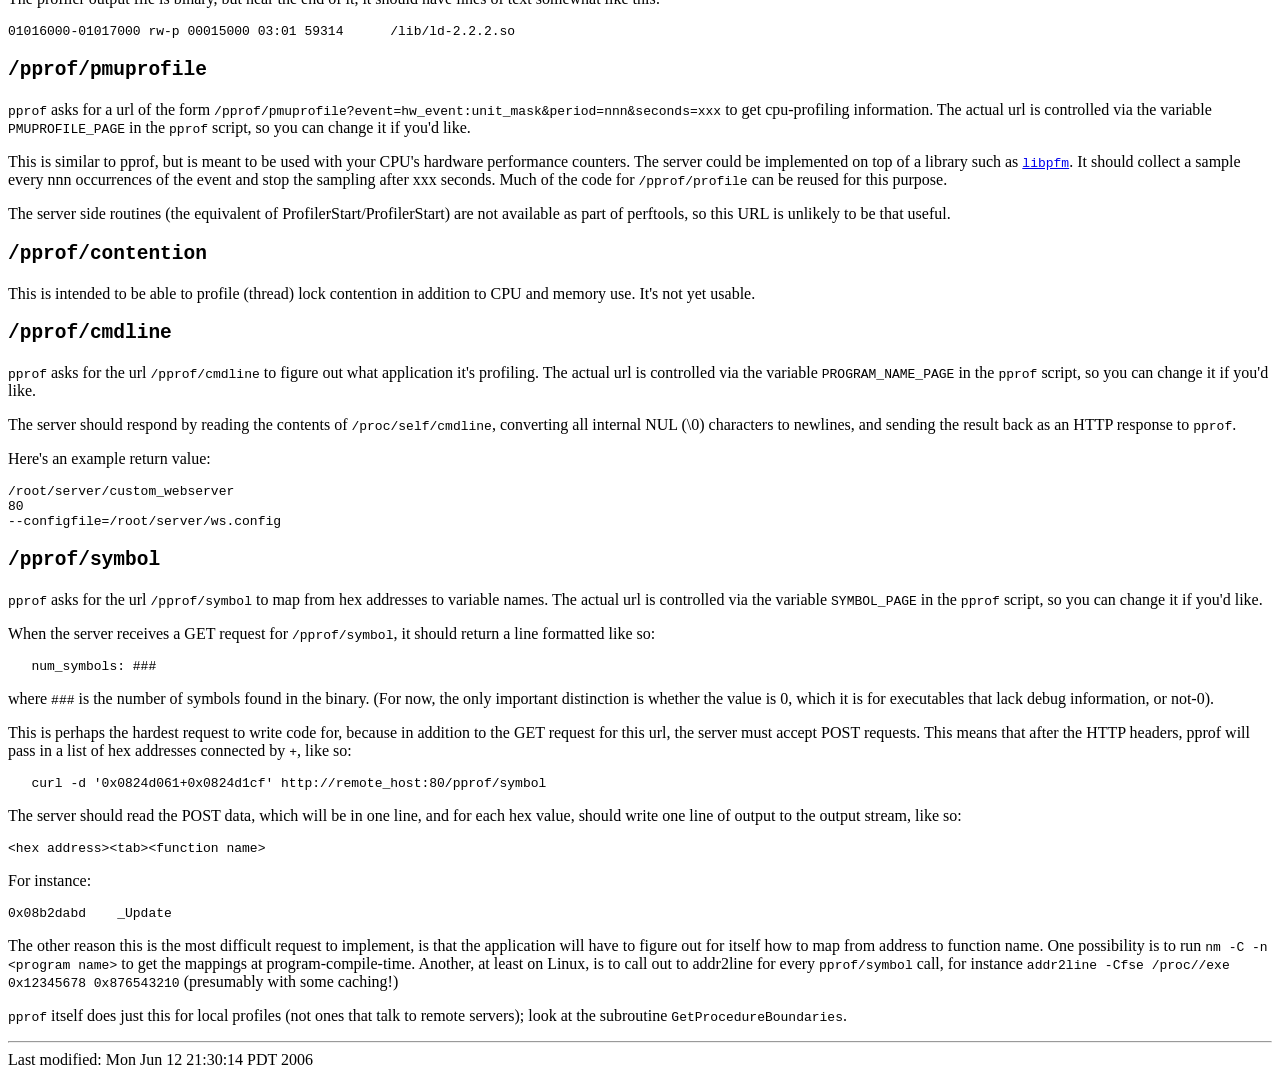
<file: docs/pprof_remote_servers.html>
<HTML>

<HEAD>
<title>pprof and Remote Servers</title>
</HEAD>

<BODY>

<h1><code>pprof</code> and Remote Servers</h1>

<p>In mid-2006, we added an experimental facility to <A
HREF="cpu_profiler.html">pprof</A>, the tool that analyzes CPU and
heap profiles.  This facility allows you to collect profile
information from running applications.  It makes it easy to collect
profile information without having to stop the program first, and
without having to log into the machine where the application is
running.  This is meant to be used on webservers, but will work on any
application that can be modified to accept TCP connections on a port
of its choosing, and to respond to HTTP requests on that port.</p>

<p>We do not currently have infrastructure, such as apache modules,
that you can pop into a webserver or other application to get the
necessary functionality "for free."  However, it's easy to generate
the necessary data, which should allow the interested developer to add
the necessary support into his or her applications.</p>

<p>To use <code>pprof</code> in this experimental "server" mode, you
give the script a host and port it should query, replacing the normal
commandline arguments of application + profile file:</p>
<pre>
   % pprof internalweb.mycompany.com:80
</pre>

<p>The host must be listening on that port, and be able to accept HTTP/1.0
requests -- sent via <code>wget</code> and <code>curl</code> -- for
several urls.  The following sections list the urls that
<code>pprof</code> can send, and the responses it expects in
return.</p>

<p>Here are examples that pprof will recognize, when you give them
on the commandline, are urls.  In general, you
specify the host and a port (the port-number is required), and put
the service-name at the end of the url.:</p>
<blockquote><pre>
http://myhost:80/pprof/heap            # retrieves a heap profile
http://myhost:8008/pprof/profile       # retrieves a CPU profile
http://myhost:80                       # retrieves a CPU profile (the default)
http://myhost:8080/                    # retrieves a CPU profile (the default)
myhost:8088/pprof/growth               # "http://" is optional, but port is not
http://myhost:80/myservice/pprof/heap  # /pprof/heap just has to come at the end
http://myhost:80/pprof/pmuprofile      # CPU profile using performance counters
</pre></blockquote>

<h2> <code><b>/pprof/heap</b></code> </h2>

<p><code>pprof</code> asks for the url <code>/pprof/heap</code> to
get heap information.  The actual url is controlled via the variable
<code>HEAP_PAGE</code> in the <code>pprof</code> script, so you
can change it if you'd like.</p>

<p>There are two ways to get this data.  The first is to call</p>
<pre>
    MallocExtension::instance()->GetHeapSample(&output);
</pre>
<p>and have the server send <code>output</code> back as an HTTP
response to <code>pprof</code>.  <code>MallocExtension</code> is
defined in the header file <code>gperftools/malloc_extension.h</code>.</p>

<p>Note this will only only work if the binary is being run with
sampling turned on (which is not the default).  To do this, set the
environment variable <code>TCMALLOC_SAMPLE_PARAMETER</code> to a
positive value, such as 524288, before running.</p>

<p>The other way is to call <code>HeapProfileStart(filename)</code>
(from <code>heap-profiler.h</code>), continue to do work, and then,
some number of seconds later, call <code>GetHeapProfile()</code>
(followed by <code>HeapProfilerStop()</code>).  The server can send
the output of <code>GetHeapProfile</code> back as the HTTP response to
pprof.  (Note you must <code>free()</code> this data after using it.)
This is similar to how <A HREF="#profile">profile requests</A> are
handled, below.  This technique does not require the application to
run with sampling turned on.</p>

<p>Here's an example of what the output should look like:</p>
<pre>
heap profile:   1923: 127923432 [  1923: 127923432] @ heap_v2/524288
     1:      312 [     1:      312] @ 0x2aaaabaf5ccc 0x2aaaaba4cd2c 0x2aaaac08c09a
   928: 122586016 [   928: 122586016] @ 0x2aaaabaf682c 0x400680 0x400bdd 0x2aaaab1c368a 0x2aaaab1c8f77 0x2aaaab1c0396 0x2aaaab1c86ed 0x4007ff 0x2aaaaca62afa
     1:       16 [     1:       16] @ 0x2aaaabaf5ccc 0x2aaaabb04bac 0x2aaaabc1b262 0x2aaaabc21496 0x2aaaabc214bb
[...]
</pre>


<p> Older code may produce "version 1" heap profiles which look like this:<p/>
<pre>
heap profile:  14933: 791700132 [ 14933: 791700132] @ heap
     1:   848688 [     1:   848688] @ 0xa4b142 0x7f5bfc 0x87065e 0x4056e9 0x4125f8 0x42b4f1 0x45b1ba 0x463248 0x460871 0x45cb7c 0x5f1744 0x607cee 0x5f4a5e 0x40080f 0x2aaaabad7afa
     1:  1048576 [     1:  1048576] @ 0xa4a9b2 0x7fd025 0x4ca6d8 0x4ca814 0x4caa88 0x2aaaab104cf0 0x404e20 0x4125f8 0x42b4f1 0x45b1ba 0x463248 0x460871 0x45cb7c 0x5f1744 0x607cee 0x5f4a5e 0x40080f 0x2aaaabad7afa
  2942: 388629374 [  2942: 388629374] @ 0xa4b142 0x4006a0 0x400bed 0x5f0cfa 0x5f1744 0x607cee 0x5f4a5e 0x40080f 0x2aaaabad7afa
[...]
</pre>
<p>pprof accepts both old and new heap profiles and automatically
detects which one you are using.</p>

<h2> <code><b>/pprof/growth</b></code> </h2>

<p><code>pprof</code> asks for the url <code>/pprof/growth</code> to
get heap-profiling delta (growth) information.  The actual url is
controlled via the variable <code>GROWTH_PAGE</code> in the
<code>pprof</code> script, so you can change it if you'd like.</p>

<p>The server should respond by calling</p>
<pre>
    MallocExtension::instance()->GetHeapGrowthStacks(&output);
</pre>
<p>and sending <code>output</code> back as an HTTP response to
<code>pprof</code>.  <code>MallocExtension</code> is defined in the
header file <code>gperftools/malloc_extension.h</code>.</p>

<p>Here's an example, from an actual Google webserver, of what the
output should look like:</p>
<pre>
heap profile:    741: 812122112 [   741: 812122112] @ growth
     1:  1572864 [     1:  1572864] @ 0x87da564 0x87db8a3 0x84787a4 0x846e851 0x836d12f 0x834cd1c 0x8349ba5 0x10a3177 0x8349961
     1:  1048576 [     1:  1048576] @ 0x87d92e8 0x87d9213 0x87d9178 0x87d94d3 0x87da9da 0x8a364ff 0x8a437e7 0x8ab7d23 0x8ab7da9 0x8ac7454 0x8348465 0x10a3161 0x8349961
[...]
</pre>


<h2> <A NAME="profile"><code><b>/pprof/profile</b></code></A> </h2>

<p><code>pprof</code> asks for the url
<code>/pprof/profile?seconds=XX</code> to get cpu-profiling
information.  The actual url is controlled via the variable
<code>PROFILE_PAGE</code> in the <code>pprof</code> script, so you can
change it if you'd like.</p>

<p>The server should respond by calling
<code>ProfilerStart(filename)</code>, continuing to do its work, and
then, XX seconds later, calling <code>ProfilerStop()</code>.  (These
functions are declared in <code>gperftools/profiler.h</code>.)  The
application is responsible for picking a unique filename for
<code>ProfilerStart()</code>.  After calling
<code>ProfilerStop()</code>, the server should read the contents of
<code>filename</code> and send them back as an HTTP response to
<code>pprof</code>.</p>

<p>Obviously, to get useful profile information the application must
continue to run in the XX seconds that the profiler is running.  Thus,
the profile start-stop calls should be done in a separate thread, or
be otherwise non-blocking.</p>

<p>The profiler output file is binary, but near the end of it, it
should have lines of text somewhat like this:</p>
<pre>
01016000-01017000 rw-p 00015000 03:01 59314      /lib/ld-2.2.2.so
</pre>

<h2> <code><b>/pprof/pmuprofile</b></code> </h2>

<code>pprof</code> asks for a url of the form
<code>/pprof/pmuprofile?event=hw_event:unit_mask&period=nnn&seconds=xxx</code> 
to get cpu-profiling information.  The actual url is controlled via the variable
<code>PMUPROFILE_PAGE</code> in the <code>pprof</code> script, so you can
change it if you'd like.</p> 

<p>
This is similar to pprof, but is meant to be used with your CPU's hardware 
performance counters. The server could be implemented on top of a library 
such as <a href="http://perfmon2.sourceforge.net/">
<code>libpfm</code></a>. It should collect a sample every nnn occurrences 
of the event and stop the sampling after xxx seconds. Much of the code 
for <code>/pprof/profile</code> can be reused for this purpose.
</p>

<p>The server side routines (the equivalent of
ProfilerStart/ProfilerStart) are not available as part of perftools,
so this URL is unlikely to be that useful.</p>

<h2> <code><b>/pprof/contention</b></code> </h2>

<p>This is intended to be able to profile (thread) lock contention in
addition to CPU and memory use.  It's not yet usable.</p>


<h2> <code><b>/pprof/cmdline</b></code> </h2>

<p><code>pprof</code> asks for the url <code>/pprof/cmdline</code> to
figure out what application it's profiling.  The actual url is
controlled via the variable <code>PROGRAM_NAME_PAGE</code> in the
<code>pprof</code> script, so you can change it if you'd like.</p>

<p>The server should respond by reading the contents of
<code>/proc/self/cmdline</code>, converting all internal NUL (\0)
characters to newlines, and sending the result back as an HTTP
response to <code>pprof</code>.</p>

<p>Here's an example return value:<p>
<pre>
/root/server/custom_webserver
80
--configfile=/root/server/ws.config
</pre>


<h2> <code><b>/pprof/symbol</b></code> </h2>

<p><code>pprof</code> asks for the url <code>/pprof/symbol</code> to
map from hex addresses to variable names.  The actual url is
controlled via the variable <code>SYMBOL_PAGE</code> in the
<code>pprof</code> script, so you can change it if you'd like.</p>

<p>When the server receives a GET request for
<code>/pprof/symbol</code>, it should return a line formatted like
so:</p>
<pre>
   num_symbols: ###
</pre>
<p>where <code>###</code> is the number of symbols found in the
binary.  (For now, the only important distinction is whether the value
is 0, which it is for executables that lack debug information, or
not-0).</p>

<p>This is perhaps the hardest request to write code for, because in
addition to the GET request for this url, the server must accept POST
requests.  This means that after the HTTP headers, pprof will pass in
a list of hex addresses connected by <code>+</code>, like so:</p>
<pre>
   curl -d '0x0824d061+0x0824d1cf' http://remote_host:80/pprof/symbol
</pre>

<p>The server should read the POST data, which will be in one line,
and for each hex value, should write one line of output to the output
stream, like so:</p>
<pre>
&lt;hex address&gt;&lt;tab&gt;&lt;function name&gt;
</pre>
<p>For instance:</p>
<pre>
0x08b2dabd    _Update
</pre>

<p>The other reason this is the most difficult request to implement,
is that the application will have to figure out for itself how to map
from address to function name.  One possibility is to run <code>nm -C
-n &lt;program name&gt;</code> to get the mappings at
program-compile-time.  Another, at least on Linux, is to call out to
addr2line for every <code>pprof/symbol</code> call, for instance
<code>addr2line -Cfse /proc/<getpid>/exe 0x12345678 0x876543210</code>
(presumably with some caching!)</p>

<p><code>pprof</code> itself does just this for local profiles (not
ones that talk to remote servers); look at the subroutine
<code>GetProcedureBoundaries</code>.</p>


<hr>
Last modified: Mon Jun 12 21:30:14 PDT 2006
</body>
</html>
</file>
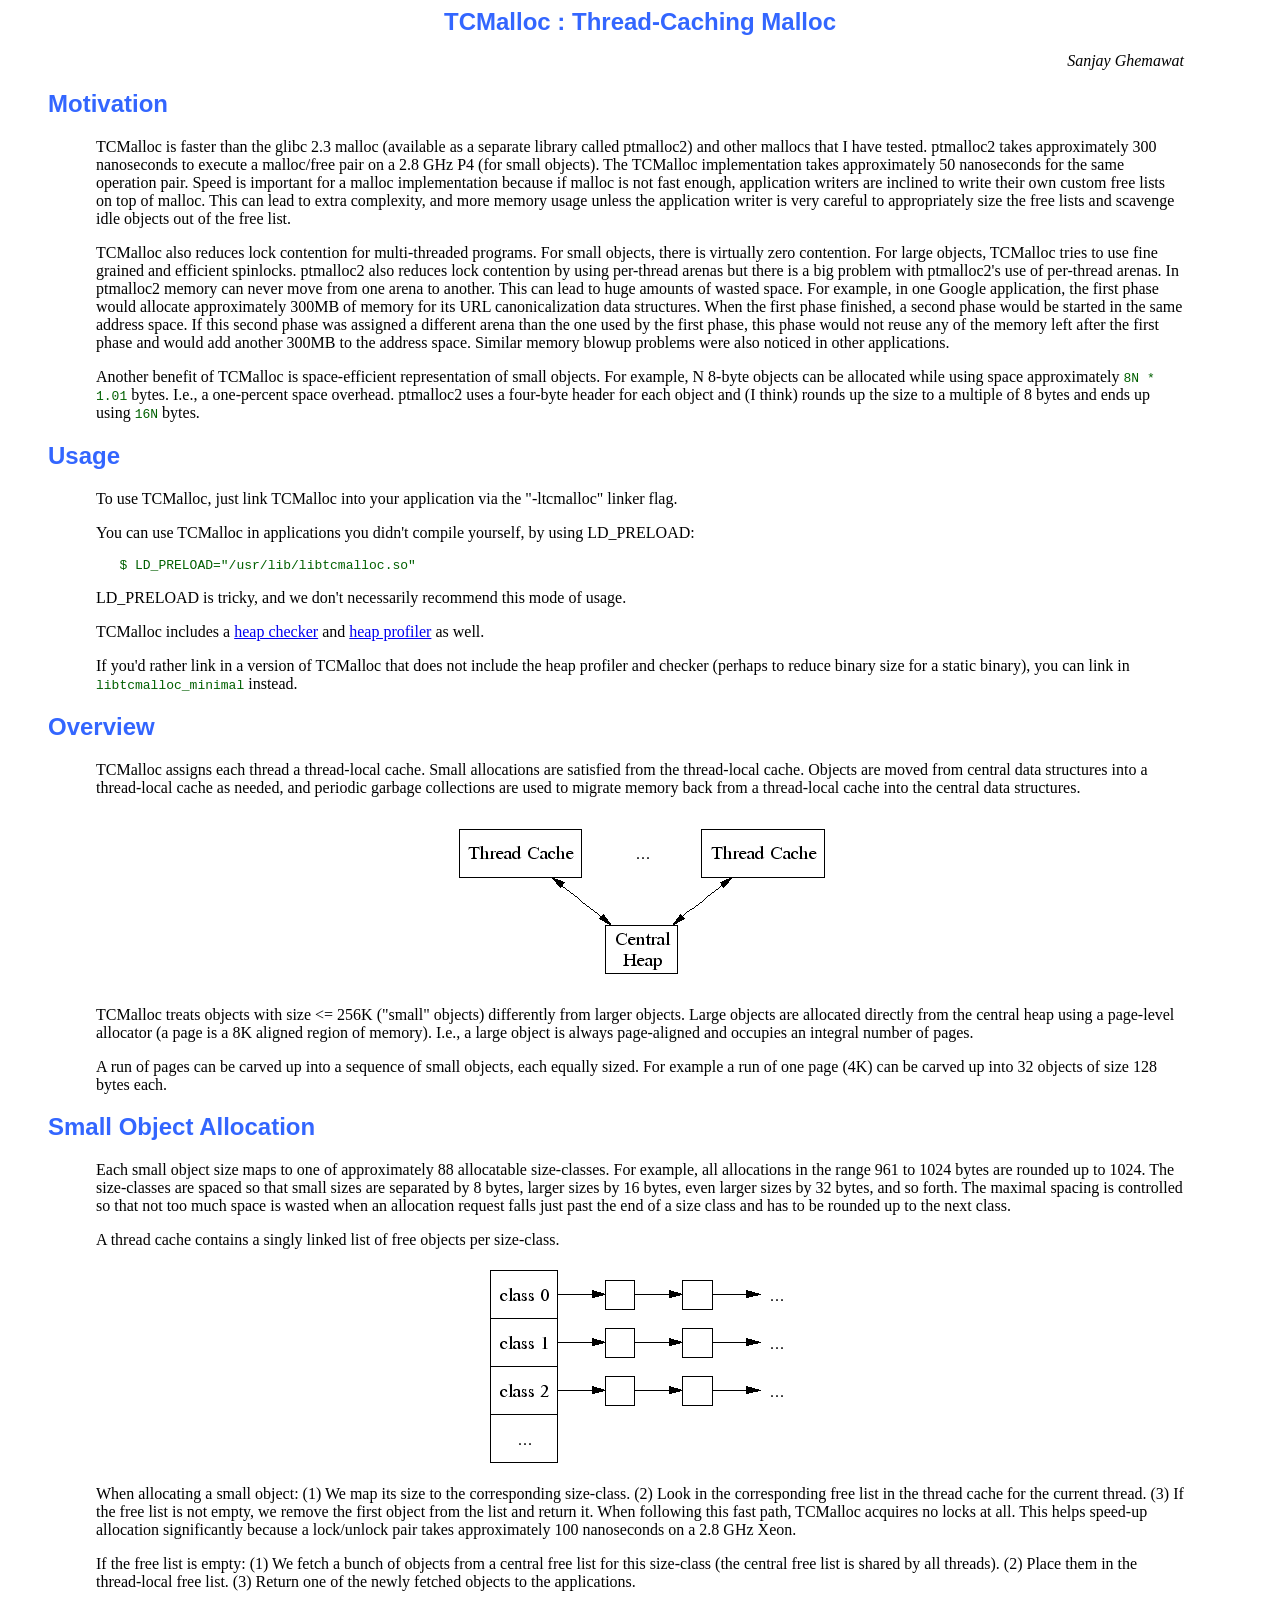
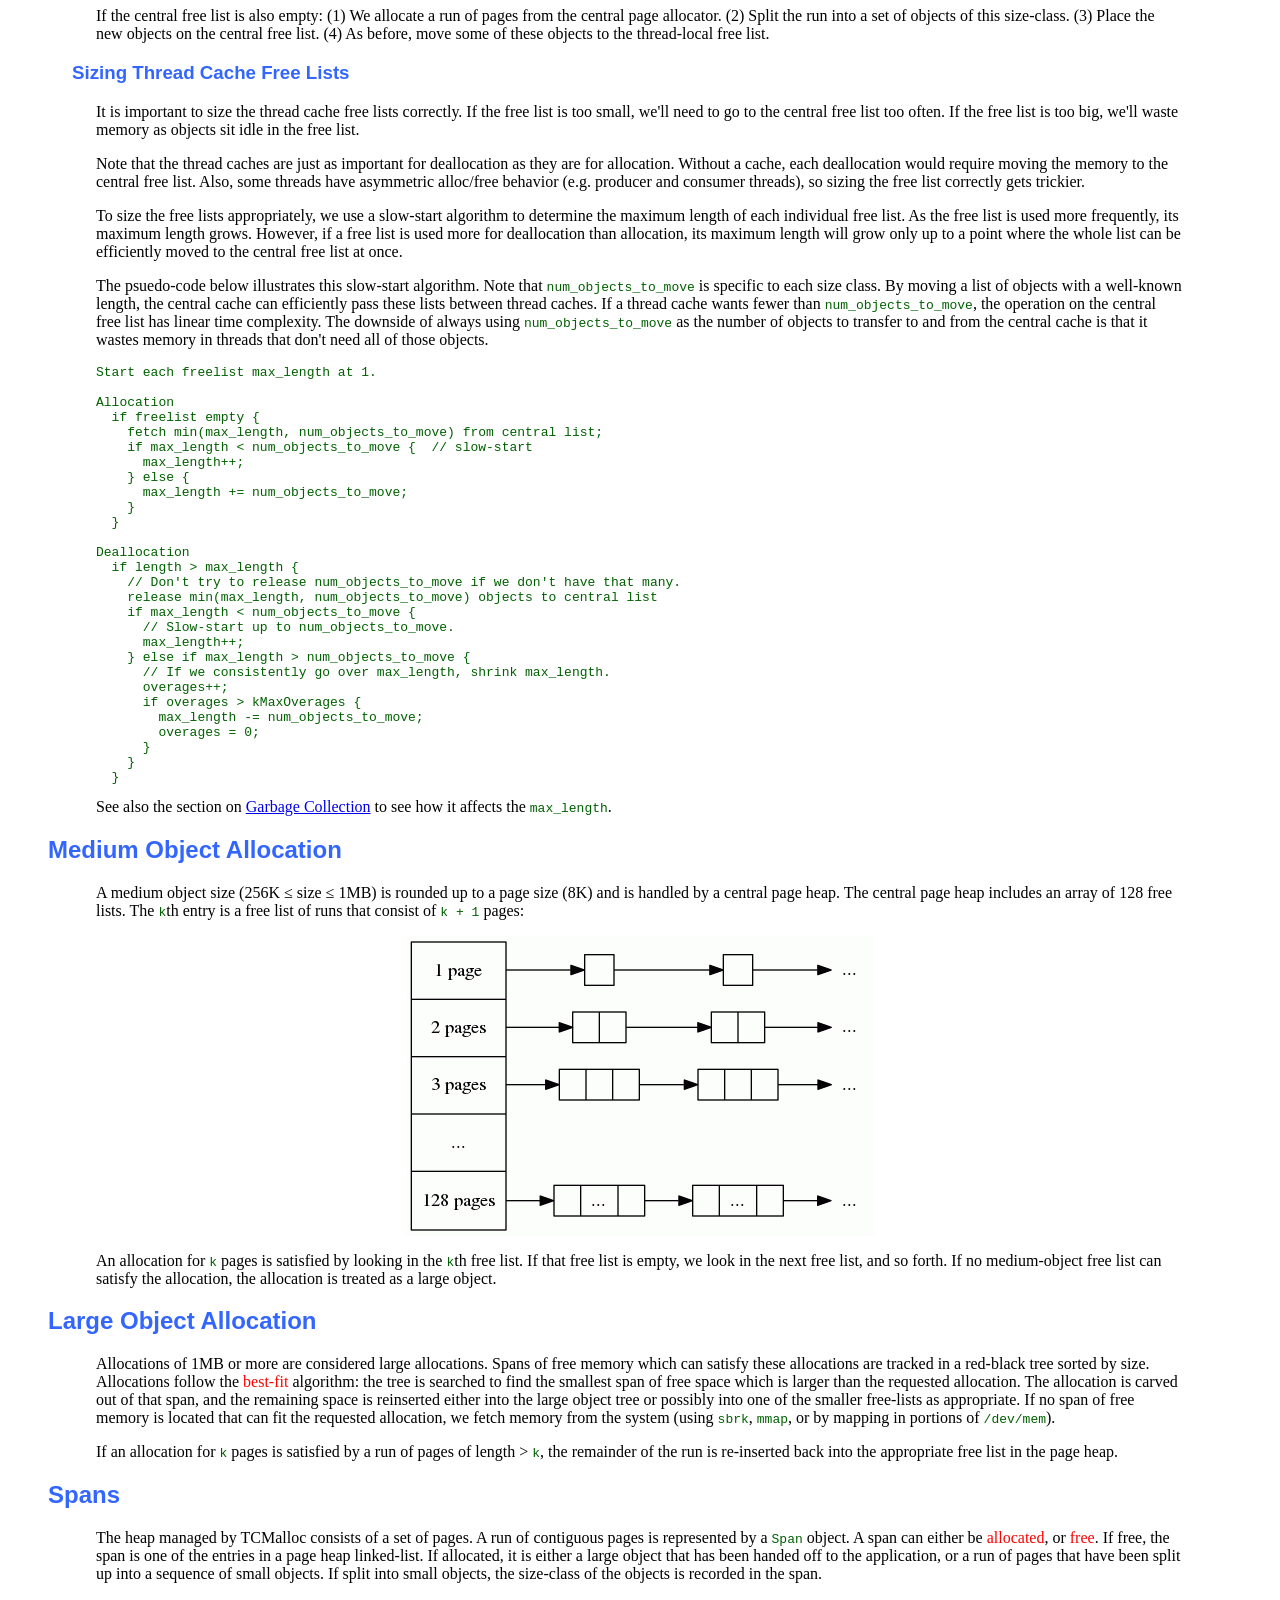
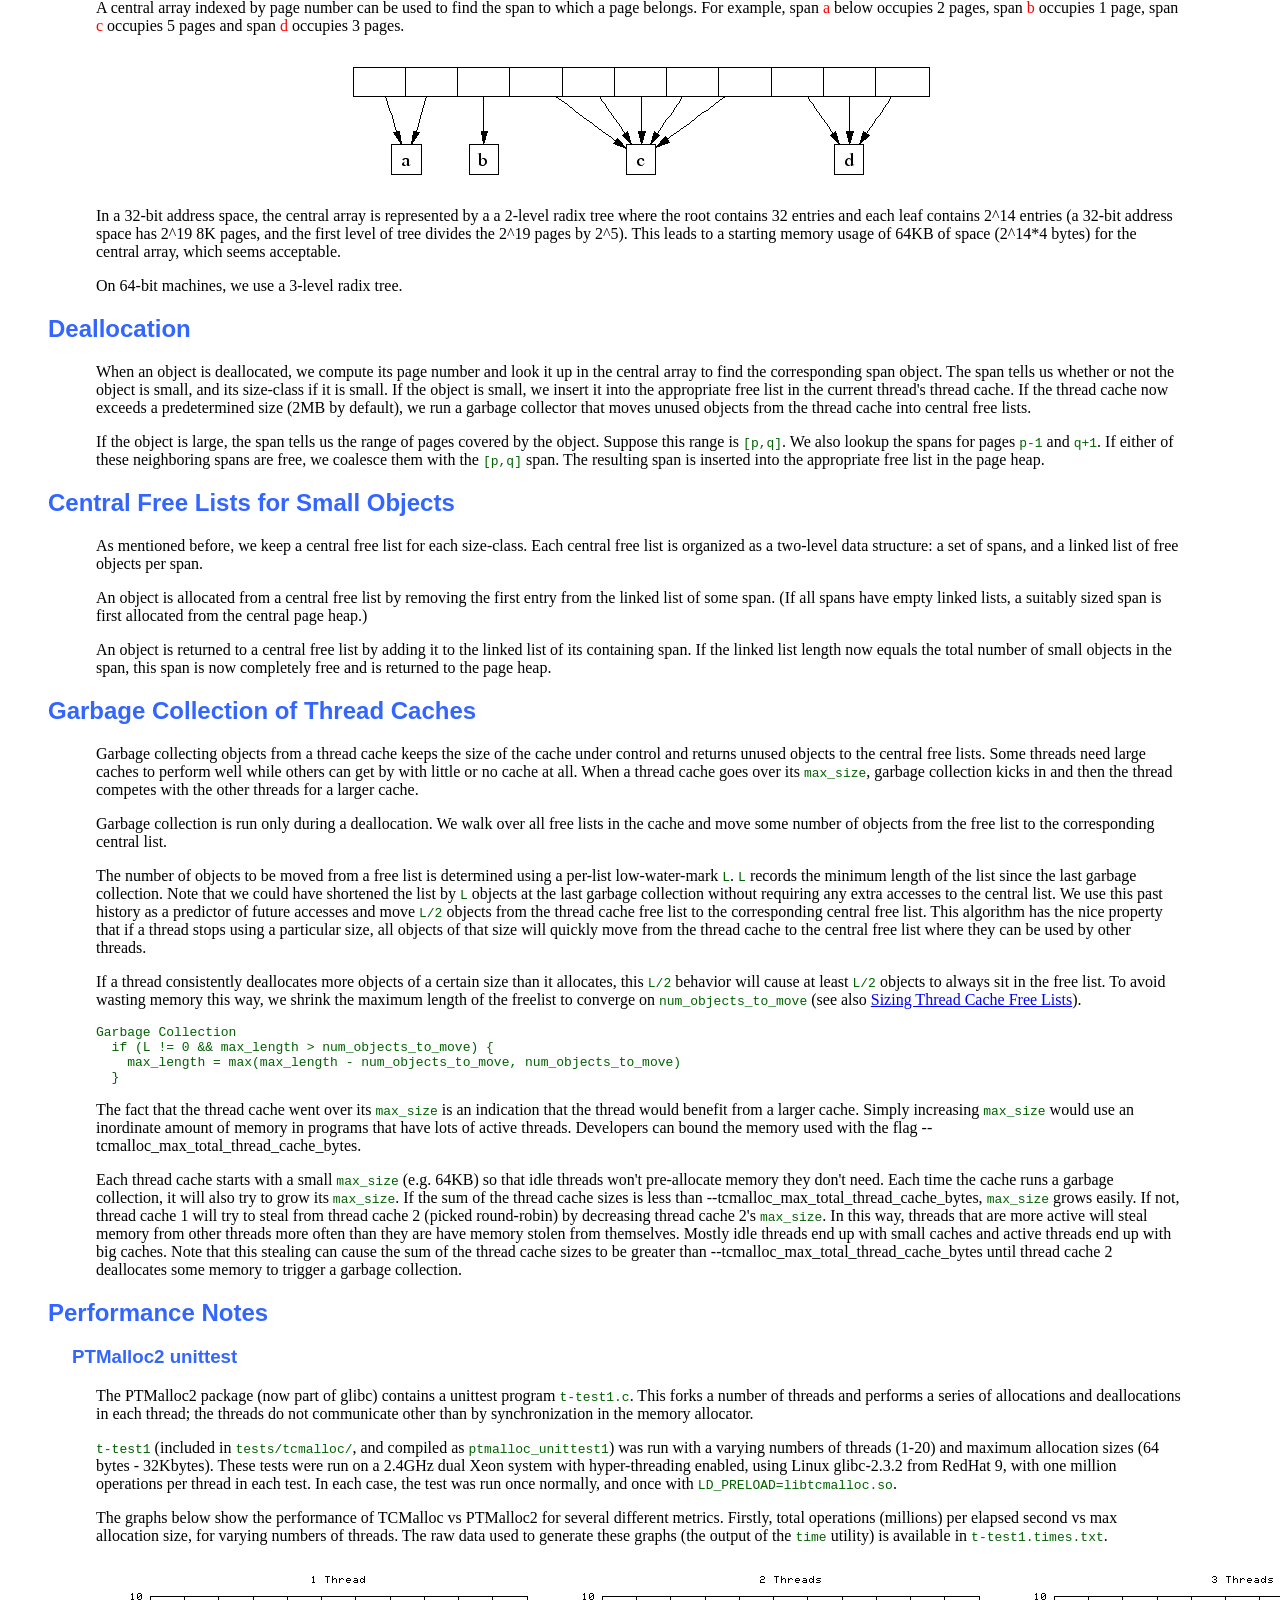
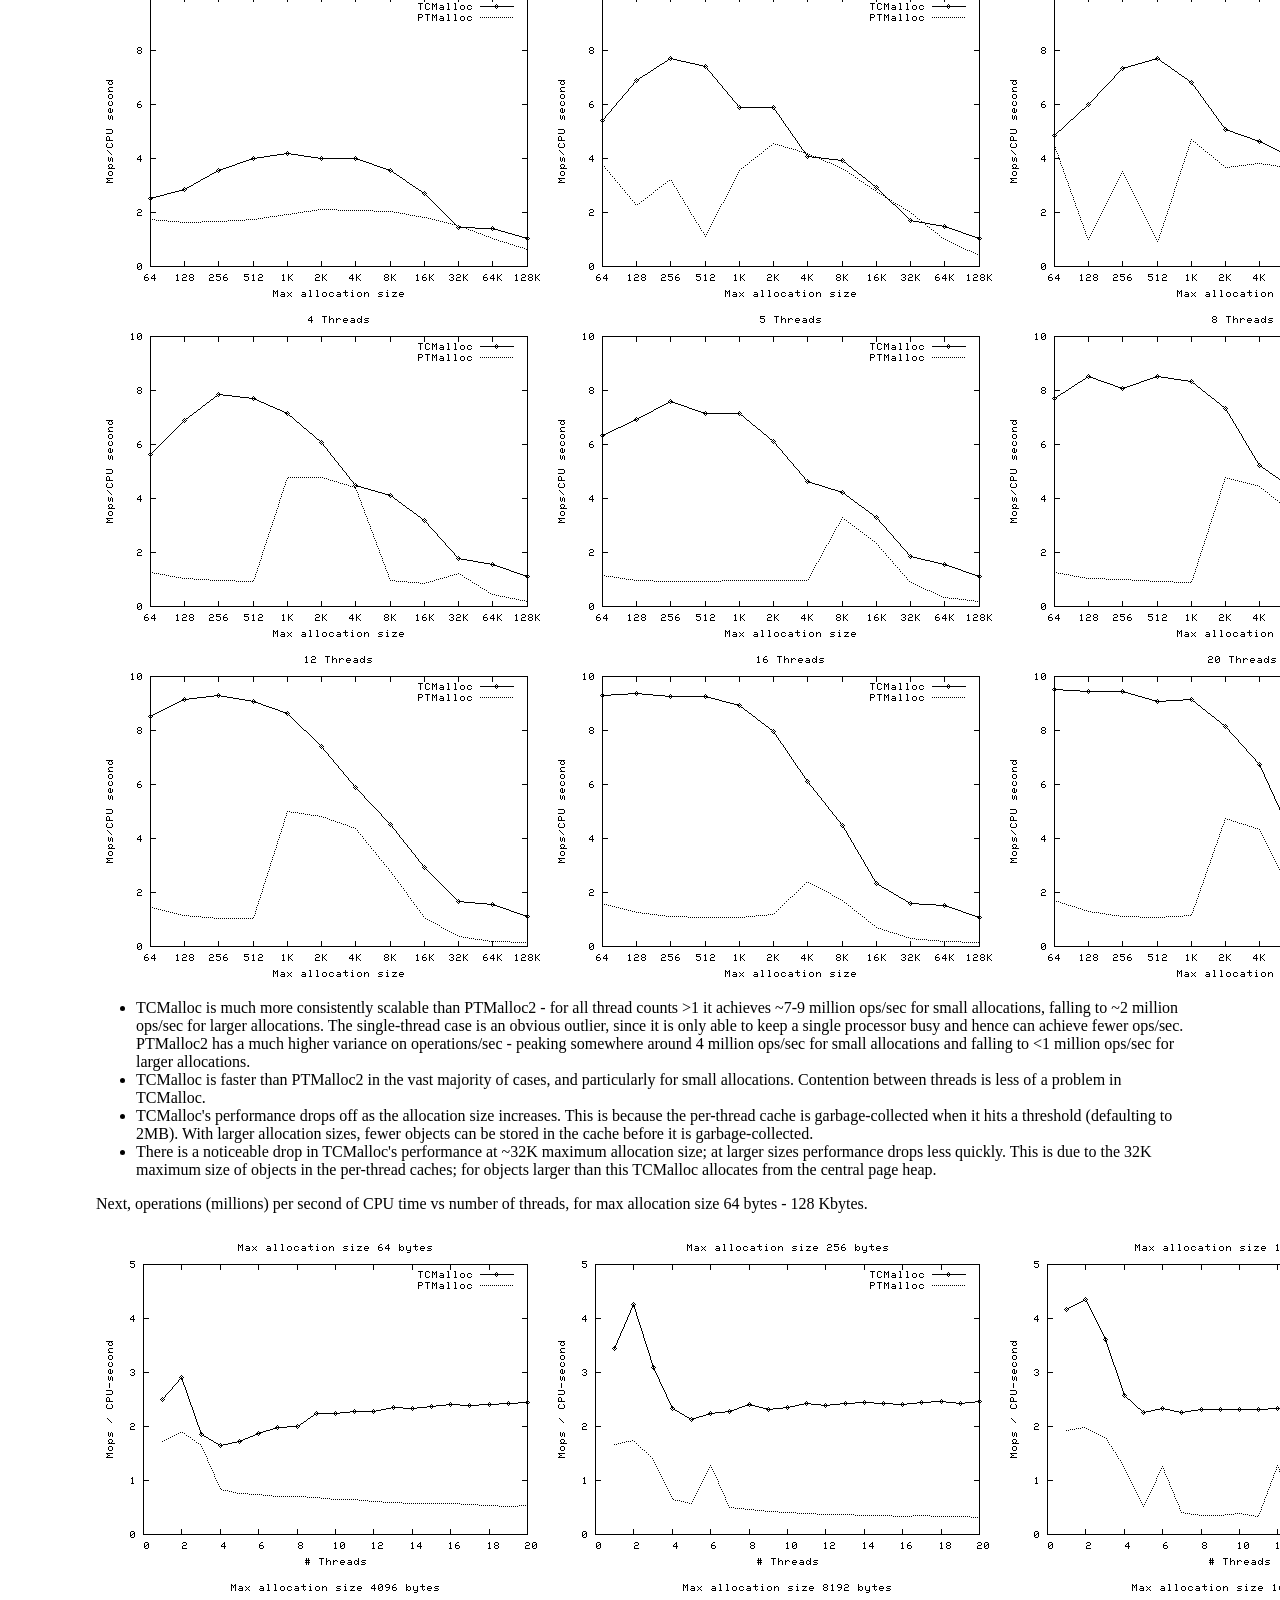
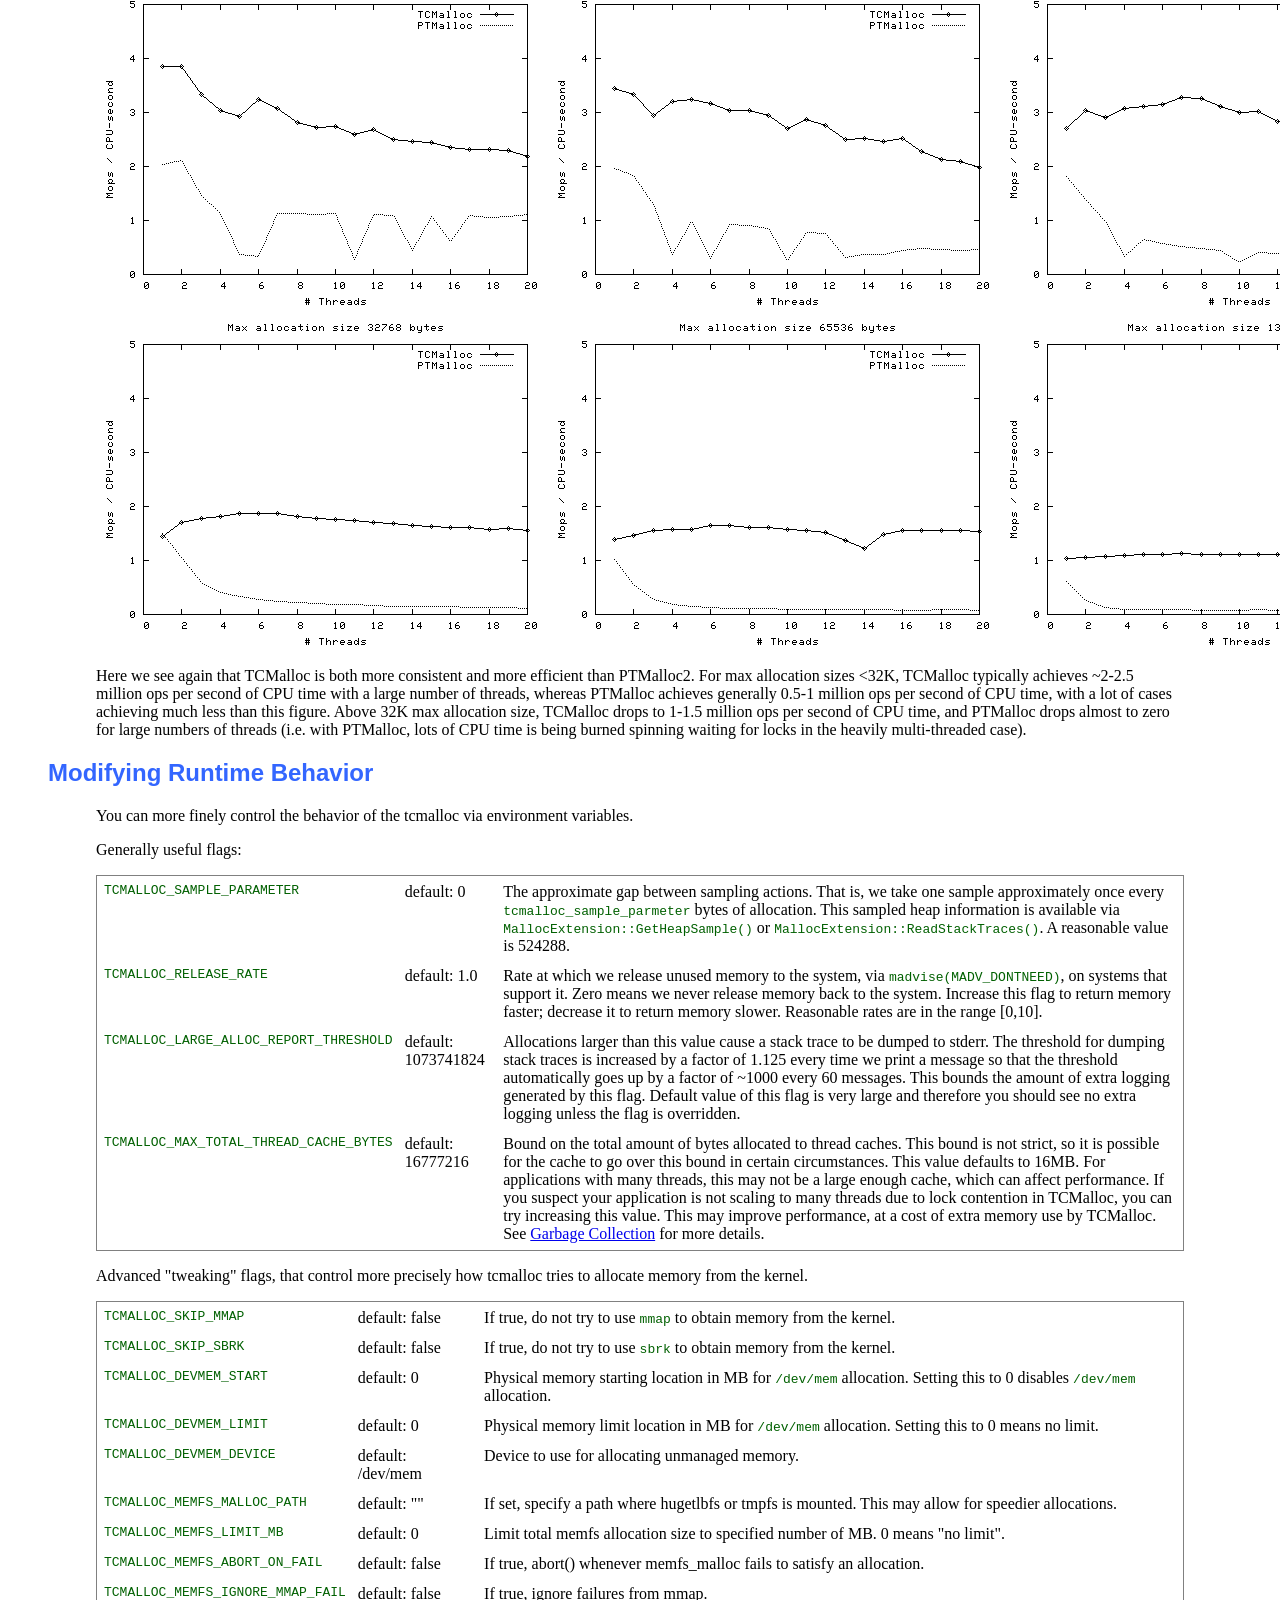
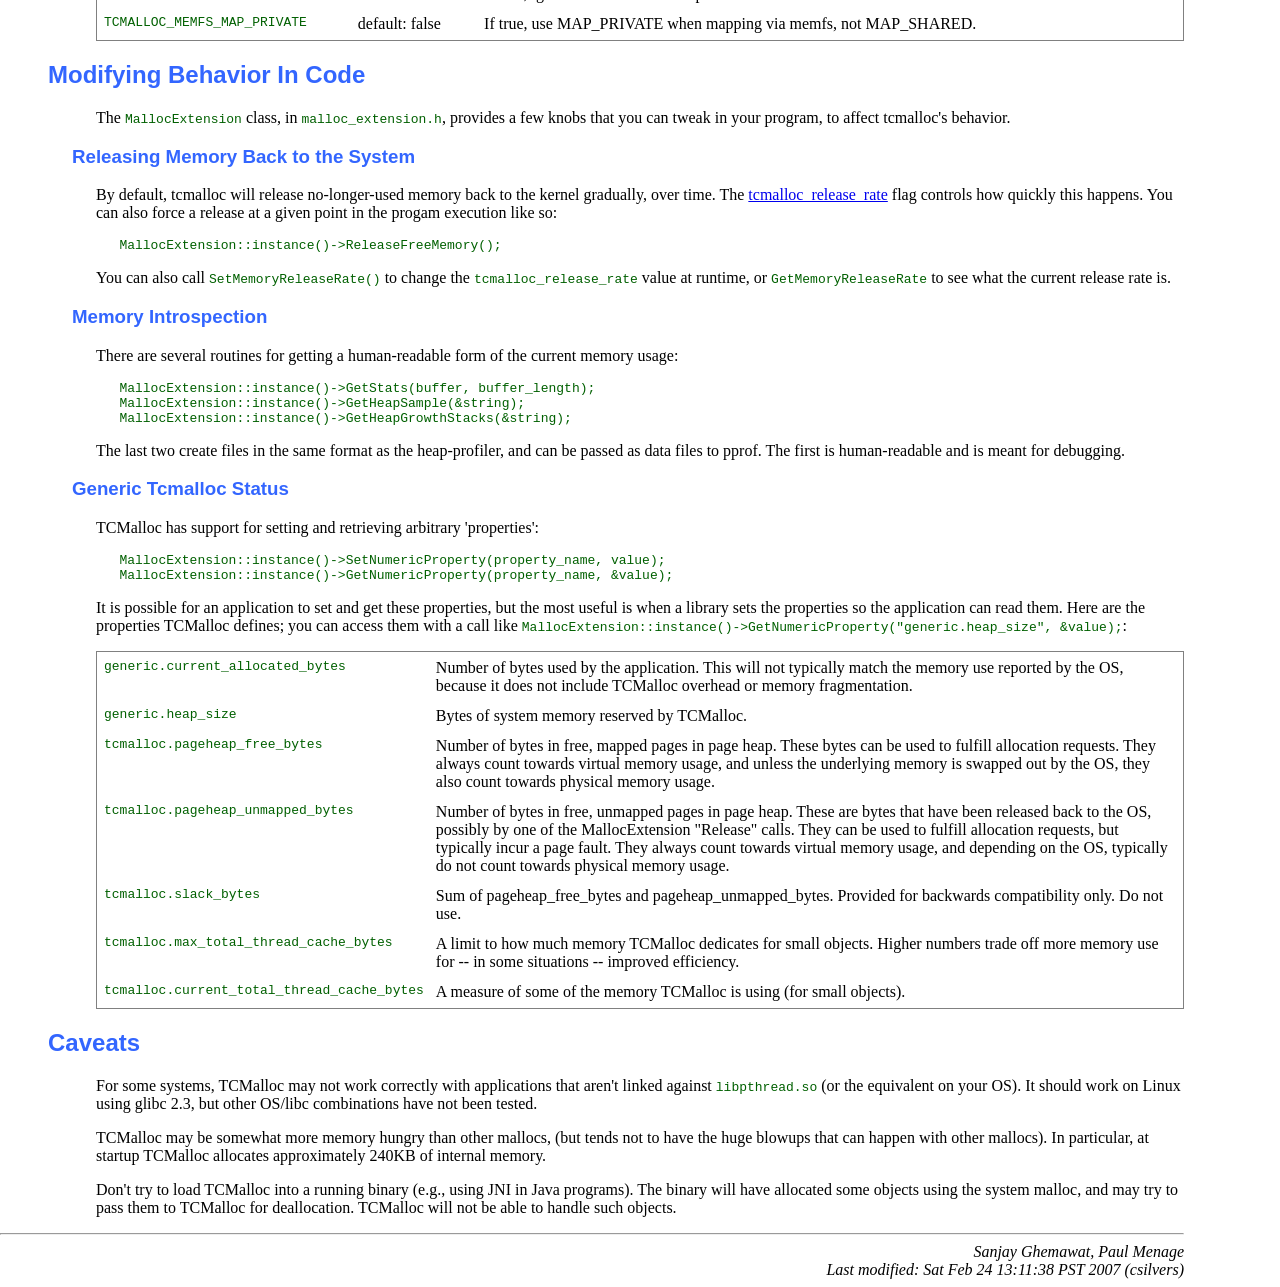
<file: docs/tcmalloc.html>
<!doctype html public "-//w3c//dtd html 4.01 transitional//en">
<!-- $Id: $ -->
<html>
<head>
<title>TCMalloc : Thread-Caching Malloc</title>
<link rel="stylesheet" href="designstyle.css">
<style type="text/css">
  em {
    color: red;
    font-style: normal;
  }
</style>
</head>
<body>

<h1>TCMalloc : Thread-Caching Malloc</h1>

<address>Sanjay Ghemawat</address>

<h2><A name=motivation>Motivation</A></h2>

<p>TCMalloc is faster than the glibc 2.3 malloc (available as a
separate library called ptmalloc2) and other mallocs that I have
tested.  ptmalloc2 takes approximately 300 nanoseconds to execute a
malloc/free pair on a 2.8 GHz P4 (for small objects).  The TCMalloc
implementation takes approximately 50 nanoseconds for the same
operation pair.  Speed is important for a malloc implementation
because if malloc is not fast enough, application writers are inclined
to write their own custom free lists on top of malloc.  This can lead
to extra complexity, and more memory usage unless the application
writer is very careful to appropriately size the free lists and
scavenge idle objects out of the free list.</p>

<p>TCMalloc also reduces lock contention for multi-threaded programs.
For small objects, there is virtually zero contention.  For large
objects, TCMalloc tries to use fine grained and efficient spinlocks.
ptmalloc2 also reduces lock contention by using per-thread arenas but
there is a big problem with ptmalloc2's use of per-thread arenas.  In
ptmalloc2 memory can never move from one arena to another.  This can
lead to huge amounts of wasted space.  For example, in one Google
application, the first phase would allocate approximately 300MB of
memory for its URL canonicalization data structures.  When the first
phase finished, a second phase would be started in the same address
space.  If this second phase was assigned a different arena than the
one used by the first phase, this phase would not reuse any of the
memory left after the first phase and would add another 300MB to the
address space.  Similar memory blowup problems were also noticed in
other applications.</p>

<p>Another benefit of TCMalloc is space-efficient representation of
small objects.  For example, N 8-byte objects can be allocated while
using space approximately <code>8N * 1.01</code> bytes.  I.e., a
one-percent space overhead.  ptmalloc2 uses a four-byte header for
each object and (I think) rounds up the size to a multiple of 8 bytes
and ends up using <code>16N</code> bytes.</p>


<h2><A NAME="Usage">Usage</A></h2>

<p>To use TCMalloc, just link TCMalloc into your application via the
"-ltcmalloc" linker flag.</p>

<p>You can use TCMalloc in applications you didn't compile yourself,
by using LD_PRELOAD:</p>
<pre>
   $ LD_PRELOAD="/usr/lib/libtcmalloc.so" <binary>
</pre>
<p>LD_PRELOAD is tricky, and we don't necessarily recommend this mode
of usage.</p>

<p>TCMalloc includes a <A HREF="heap_checker.html">heap checker</A>
and <A HREF="heapprofile.html">heap profiler</A> as well.</p>

<p>If you'd rather link in a version of TCMalloc that does not include
the heap profiler and checker (perhaps to reduce binary size for a
static binary), you can link in <code>libtcmalloc_minimal</code>
instead.</p>


<h2><A NAME="Overview">Overview</A></h2>

<p>TCMalloc assigns each thread a thread-local cache.  Small
allocations are satisfied from the thread-local cache.  Objects are
moved from central data structures into a thread-local cache as
needed, and periodic garbage collections are used to migrate memory
back from a thread-local cache into the central data structures.</p>
<center><img src="overview.gif"></center>

<p>TCMalloc treats objects with size &lt;= 256K ("small" objects)
differently from larger objects.  Large objects are allocated directly
from the central heap using a page-level allocator (a page is a 8K
aligned region of memory).  I.e., a large object is always
page-aligned and occupies an integral number of pages.</p>

<p>A run of pages can be carved up into a sequence of small objects,
each equally sized.  For example a run of one page (4K) can be carved
up into 32 objects of size 128 bytes each.</p>


<h2><A NAME="Small_Object_Allocation">Small Object Allocation</A></h2>

<p>Each small object size maps to one of approximately 88 allocatable
size-classes.  For example, all allocations in the range 961 to 1024
bytes are rounded up to 1024.  The size-classes are spaced so that
small sizes are separated by 8 bytes, larger sizes by 16 bytes, even
larger sizes by 32 bytes, and so forth.  The maximal spacing is
controlled so that not too much space is wasted when an allocation
request falls just past the end of a size class and has to be rounded
up to the next class.</p>

<p>A thread cache contains a singly linked list of free objects per
size-class.</p>
<center><img src="threadheap.gif"></center>

<p>When allocating a small object: (1) We map its size to the
corresponding size-class.  (2) Look in the corresponding free list in
the thread cache for the current thread.  (3) If the free list is not
empty, we remove the first object from the list and return it.  When
following this fast path, TCMalloc acquires no locks at all.  This
helps speed-up allocation significantly because a lock/unlock pair
takes approximately 100 nanoseconds on a 2.8 GHz Xeon.</p>

<p>If the free list is empty: (1) We fetch a bunch of objects from a
central free list for this size-class (the central free list is shared
by all threads).  (2) Place them in the thread-local free list.  (3)
Return one of the newly fetched objects to the applications.</p>

<p>If the central free list is also empty: (1) We allocate a run of
pages from the central page allocator.  (2) Split the run into a set
of objects of this size-class.  (3) Place the new objects on the
central free list.  (4) As before, move some of these objects to the
thread-local free list.</p>

<h3><A NAME="Sizing_Thread_Cache_Free_Lists">
  Sizing Thread Cache Free Lists</A></h3>

<p>It is important to size the thread cache free lists correctly.  If
the free list is too small, we'll need to go to the central free list
too often.  If the free list is too big, we'll waste memory as objects
sit idle in the free list.</p>

<p>Note that the thread caches are just as important for deallocation
as they are for allocation.  Without a cache, each deallocation would
require moving the memory to the central free list.  Also, some threads
have asymmetric alloc/free behavior (e.g. producer and consumer threads),
so sizing the free list correctly gets trickier.</p>

<p>To size the free lists appropriately, we use a slow-start algorithm
to determine the maximum length of each individual free list.  As the
free list is used more frequently, its maximum length grows.  However,
if a free list is used more for deallocation than allocation, its
maximum length will grow only up to a point where the whole list can
be efficiently moved to the central free list at once.</p>

<p>The psuedo-code below illustrates this slow-start algorithm.  Note
that <code>num_objects_to_move</code> is specific to each size class.
By moving a list of objects with a well-known length, the central
cache can efficiently pass these lists between thread caches.  If
a thread cache wants fewer than <code>num_objects_to_move</code>,
the operation on the central free list has linear time complexity.
The downside of always using <code>num_objects_to_move</code> as
the number of objects to transfer to and from the central cache is
that it wastes memory in threads that don't need all of those objects.

<pre>
Start each freelist max_length at 1.

Allocation
  if freelist empty {
    fetch min(max_length, num_objects_to_move) from central list;
    if max_length < num_objects_to_move {  // slow-start
      max_length++;
    } else {
      max_length += num_objects_to_move;
    }
  }

Deallocation
  if length > max_length {
    // Don't try to release num_objects_to_move if we don't have that many.
    release min(max_length, num_objects_to_move) objects to central list
    if max_length < num_objects_to_move {
      // Slow-start up to num_objects_to_move.
      max_length++;
    } else if max_length > num_objects_to_move {
      // If we consistently go over max_length, shrink max_length.
      overages++;
      if overages > kMaxOverages {
        max_length -= num_objects_to_move;
        overages = 0;
      }
    }
  }
</pre>

See also the section on <a href="#Garbage_Collection">Garbage Collection</a>
to see how it affects the <code>max_length</code>.

<h2><A NAME="Medium_Object_Allocation">Medium Object Allocation</A></h2>

<p>A medium object size (256K &le; size &le; 1MB) is rounded up to a page
size (8K) and is handled by a central page heap. The central page heap
includes an array of 128 free lists.  The <code>k</code>th entry is a
free list of runs that consist of <code>k + 1</code> pages:</p>
<center><img src="pageheap.gif"></center>

<p>An allocation for <code>k</code> pages is satisfied by looking in
the <code>k</code>th free list.  If that free list is empty, we look
in the next free list, and so forth.  If no medium-object free list
can satisfy the allocation, the allocation is treated as a large object.


<h2><A NAME="Large_Object_Allocation">Large Object Allocation</A></h2>

Allocations of 1MB or more are considered large allocations. Spans
of free memory which can satisfy these allocations are tracked in
a red-black tree sorted by size. Allocations follow the <em>best-fit</em>
algorithm: the tree is searched to find the smallest span of free
space which is larger than the requested allocation. The allocation
is carved out of that span, and the remaining space is reinserted
either into the large object tree or possibly into one of the smaller
free-lists as appropriate.

If no span of free memory is located that can fit the requested
allocation, we fetch memory from the system (using <code>sbrk</code>,
<code>mmap</code>, or by mapping in portions of
<code>/dev/mem</code>).</p>

<p>If an allocation for <code>k</code> pages is satisfied by a run
of pages of length &gt; <code>k</code>, the remainder of the
run is re-inserted back into the appropriate free list in the
page heap.</p>


<h2><A NAME="Spans">Spans</A></h2>

<p>The heap managed by TCMalloc consists of a set of pages.  A run of
contiguous pages is represented by a <code>Span</code> object.  A span
can either be <em>allocated</em>, or <em>free</em>.  If free, the span
is one of the entries in a page heap linked-list.  If allocated, it is
either a large object that has been handed off to the application, or
a run of pages that have been split up into a sequence of small
objects.  If split into small objects, the size-class of the objects
is recorded in the span.</p>

<p>A central array indexed by page number can be used to find the span to
which a page belongs.  For example, span <em>a</em> below occupies 2
pages, span <em>b</em> occupies 1 page, span <em>c</em> occupies 5
pages and span <em>d</em> occupies 3 pages.</p>
<center><img src="spanmap.gif"></center>

<p>In a 32-bit address space, the central array is represented by a a
2-level radix tree where the root contains 32 entries and each leaf
contains 2^14 entries (a 32-bit address space has 2^19 8K pages, and
the first level of tree divides the 2^19 pages by 2^5).  This leads to
a starting memory usage of 64KB of space (2^14*4 bytes) for the
central array, which seems acceptable.</p>

<p>On 64-bit machines, we use a 3-level radix tree.</p>


<h2><A NAME="Deallocation">Deallocation</A></h2>

<p>When an object is deallocated, we compute its page number and look
it up in the central array to find the corresponding span object.  The
span tells us whether or not the object is small, and its size-class
if it is small.  If the object is small, we insert it into the
appropriate free list in the current thread's thread cache.  If the
thread cache now exceeds a predetermined size (2MB by default), we run
a garbage collector that moves unused objects from the thread cache
into central free lists.</p>

<p>If the object is large, the span tells us the range of pages covered
by the object.  Suppose this range is <code>[p,q]</code>.  We also
lookup the spans for pages <code>p-1</code> and <code>q+1</code>.  If
either of these neighboring spans are free, we coalesce them with the
<code>[p,q]</code> span.  The resulting span is inserted into the
appropriate free list in the page heap.</p>


<h2>Central Free Lists for Small Objects</h2>

<p>As mentioned before, we keep a central free list for each
size-class.  Each central free list is organized as a two-level data
structure: a set of spans, and a linked list of free objects per
span.</p>

<p>An object is allocated from a central free list by removing the
first entry from the linked list of some span.  (If all spans have
empty linked lists, a suitably sized span is first allocated from the
central page heap.)</p>

<p>An object is returned to a central free list by adding it to the
linked list of its containing span.  If the linked list length now
equals the total number of small objects in the span, this span is now
completely free and is returned to the page heap.</p>


<h2><A NAME="Garbage_Collection">Garbage Collection of Thread Caches</A></h2>

<p>Garbage collecting objects from a thread cache keeps the size of
the cache under control and returns unused objects to the central free
lists.  Some threads need large caches to perform well while others
can get by with little or no cache at all.  When a thread cache goes
over its <code>max_size</code>, garbage collection kicks in and then the
thread competes with the other threads for a larger cache.</p>

<p>Garbage collection is run only during a deallocation.  We walk over
all free lists in the cache and move some number of objects from the
free list to the corresponding central list.</p>

<p>The number of objects to be moved from a free list is determined
using a per-list low-water-mark <code>L</code>.  <code>L</code>
records the minimum length of the list since the last garbage
collection.  Note that we could have shortened the list by
<code>L</code> objects at the last garbage collection without
requiring any extra accesses to the central list.  We use this past
history as a predictor of future accesses and move <code>L/2</code>
objects from the thread cache free list to the corresponding central
free list.  This algorithm has the nice property that if a thread
stops using a particular size, all objects of that size will quickly
move from the thread cache to the central free list where they can be
used by other threads.</p>

<p>If a thread consistently deallocates more objects of a certain size
than it allocates, this <code>L/2</code> behavior will cause at least
<code>L/2</code> objects to always sit in the free list.  To avoid
wasting memory this way, we shrink the maximum length of the freelist
to converge on <code>num_objects_to_move</code> (see also
<a href="#Sizing_Thread_Cache_Free_Lists">Sizing Thread Cache Free Lists</a>).

<pre>
Garbage Collection
  if (L != 0 && max_length > num_objects_to_move) {
    max_length = max(max_length - num_objects_to_move, num_objects_to_move)
  }
</pre>

<p>The fact that the thread cache went over its <code>max_size</code> is
an indication that the thread would benefit from a larger cache.  Simply
increasing <code>max_size</code> would use an inordinate amount of memory
in programs that have lots of active threads.  Developers can bound the
memory used with the flag --tcmalloc_max_total_thread_cache_bytes.</p>

<p>Each thread cache starts with a small <code>max_size</code>
(e.g. 64KB) so that idle threads won't pre-allocate memory they don't
need.  Each time the cache runs a garbage collection, it will also try
to grow its <code>max_size</code>.  If the sum of the thread cache
sizes is less than --tcmalloc_max_total_thread_cache_bytes,
<code>max_size</code> grows easily.  If not, thread cache 1 will try
to steal from thread cache 2 (picked round-robin) by decreasing thread
cache 2's <code>max_size</code>.  In this way, threads that are more
active will steal memory from other threads more often than they are
have memory stolen from themselves.  Mostly idle threads end up with
small caches and active threads end up with big caches.  Note that
this stealing can cause the sum of the thread cache sizes to be
greater than --tcmalloc_max_total_thread_cache_bytes until thread
cache 2 deallocates some memory to trigger a garbage collection.</p>

<h2><A NAME="performance">Performance Notes</A></h2>

<h3>PTMalloc2 unittest</h3>

<p>The PTMalloc2 package (now part of glibc) contains a unittest
program <code>t-test1.c</code>. This forks a number of threads and
performs a series of allocations and deallocations in each thread; the
threads do not communicate other than by synchronization in the memory
allocator.</p>

<p><code>t-test1</code> (included in
<code>tests/tcmalloc/</code>, and compiled as
<code>ptmalloc_unittest1</code>) was run with a varying numbers of
threads (1-20) and maximum allocation sizes (64 bytes -
32Kbytes). These tests were run on a 2.4GHz dual Xeon system with
hyper-threading enabled, using Linux glibc-2.3.2 from RedHat 9, with
one million operations per thread in each test. In each case, the test
was run once normally, and once with
<code>LD_PRELOAD=libtcmalloc.so</code>.

<p>The graphs below show the performance of TCMalloc vs PTMalloc2 for
several different metrics. Firstly, total operations (millions) per
elapsed second vs max allocation size, for varying numbers of
threads. The raw data used to generate these graphs (the output of the
<code>time</code> utility) is available in
<code>t-test1.times.txt</code>.</p>

<table>
<tr>
  <td><img src="tcmalloc-opspersec.vs.size.1.threads.png"></td>
  <td><img src="tcmalloc-opspersec.vs.size.2.threads.png"></td>
  <td><img src="tcmalloc-opspersec.vs.size.3.threads.png"></td>
</tr>
<tr>
  <td><img src="tcmalloc-opspersec.vs.size.4.threads.png"></td>
  <td><img src="tcmalloc-opspersec.vs.size.5.threads.png"></td>
  <td><img src="tcmalloc-opspersec.vs.size.8.threads.png"></td>
</tr>
<tr>
  <td><img src="tcmalloc-opspersec.vs.size.12.threads.png"></td>
  <td><img src="tcmalloc-opspersec.vs.size.16.threads.png"></td>
  <td><img src="tcmalloc-opspersec.vs.size.20.threads.png"></td>
</tr>
</table>


<ul> 
  <li> TCMalloc is much more consistently scalable than PTMalloc2 - for
       all thread counts &gt;1 it achieves ~7-9 million ops/sec for small
       allocations, falling to ~2 million ops/sec for larger
       allocations. The single-thread case is an obvious outlier,
       since it is only able to keep a single processor busy and hence
       can achieve fewer ops/sec. PTMalloc2 has a much higher variance
       on operations/sec - peaking somewhere around 4 million ops/sec
       for small allocations and falling to &lt;1 million ops/sec for
       larger allocations.

  <li> TCMalloc is faster than PTMalloc2 in the vast majority of
       cases, and particularly for small allocations. Contention
       between threads is less of a problem in TCMalloc.

  <li> TCMalloc's performance drops off as the allocation size
       increases. This is because the per-thread cache is
       garbage-collected when it hits a threshold (defaulting to
       2MB). With larger allocation sizes, fewer objects can be stored
       in the cache before it is garbage-collected.

  <li> There is a noticeable drop in TCMalloc's performance at ~32K
       maximum allocation size; at larger sizes performance drops less
       quickly. This is due to the 32K maximum size of objects in the
       per-thread caches; for objects larger than this TCMalloc
       allocates from the central page heap.
</ul>

<p>Next, operations (millions) per second of CPU time vs number of
threads, for max allocation size 64 bytes - 128 Kbytes.</p>

<table>
<tr>
  <td><img src="tcmalloc-opspercpusec.vs.threads.64.bytes.png"></td>
  <td><img src="tcmalloc-opspercpusec.vs.threads.256.bytes.png"></td>
  <td><img src="tcmalloc-opspercpusec.vs.threads.1024.bytes.png"></td>
</tr>
<tr>
  <td><img src="tcmalloc-opspercpusec.vs.threads.4096.bytes.png"></td>
  <td><img src="tcmalloc-opspercpusec.vs.threads.8192.bytes.png"></td>
  <td><img src="tcmalloc-opspercpusec.vs.threads.16384.bytes.png"></td>
</tr>
<tr>
  <td><img src="tcmalloc-opspercpusec.vs.threads.32768.bytes.png"></td>
  <td><img src="tcmalloc-opspercpusec.vs.threads.65536.bytes.png"></td>
  <td><img src="tcmalloc-opspercpusec.vs.threads.131072.bytes.png"></td>
</tr>
</table>

<p>Here we see again that TCMalloc is both more consistent and more
efficient than PTMalloc2. For max allocation sizes &lt;32K, TCMalloc
typically achieves ~2-2.5 million ops per second of CPU time with a
large number of threads, whereas PTMalloc achieves generally 0.5-1
million ops per second of CPU time, with a lot of cases achieving much
less than this figure. Above 32K max allocation size, TCMalloc drops
to 1-1.5 million ops per second of CPU time, and PTMalloc drops almost
to zero for large numbers of threads (i.e. with PTMalloc, lots of CPU
time is being burned spinning waiting for locks in the heavily
multi-threaded case).</p>


<H2><A NAME="runtime">Modifying Runtime Behavior</A></H2>

<p>You can more finely control the behavior of the tcmalloc via
environment variables.</p>

<p>Generally useful flags:</p>

<table frame=box rules=sides cellpadding=5 width=100%>

<tr valign=top>
  <td><code>TCMALLOC_SAMPLE_PARAMETER</code></td>
  <td>default: 0</td>
  <td>
    The approximate gap between sampling actions.  That is, we
    take one sample approximately once every
    <code>tcmalloc_sample_parmeter</code> bytes of allocation.
    This sampled heap information is available via
    <code>MallocExtension::GetHeapSample()</code> or
    <code>MallocExtension::ReadStackTraces()</code>.  A reasonable
    value is 524288.
  </td>
</tr>

<tr valign=top>
  <td><code>TCMALLOC_RELEASE_RATE</code></td>
  <td>default: 1.0</td>
  <td>
    Rate at which we release unused memory to the system, via
    <code>madvise(MADV_DONTNEED)</code>, on systems that support
    it.  Zero means we never release memory back to the system.
    Increase this flag to return memory faster; decrease it
    to return memory slower.  Reasonable rates are in the
    range [0,10].
  </td>
</tr>

<tr valign=top>
  <td><code>TCMALLOC_LARGE_ALLOC_REPORT_THRESHOLD</code></td>
  <td>default: 1073741824</td>
  <td>
    Allocations larger than this value cause a stack trace to be
    dumped to stderr.  The threshold for dumping stack traces is
    increased by a factor of 1.125 every time we print a message so
    that the threshold automatically goes up by a factor of ~1000
    every 60 messages.  This bounds the amount of extra logging
    generated by this flag.  Default value of this flag is very large
    and therefore you should see no extra logging unless the flag is
    overridden.
  </td>
</tr>

<tr valign=top>
  <td><code>TCMALLOC_MAX_TOTAL_THREAD_CACHE_BYTES</code></td>
  <td>default: 16777216</td>
  <td>
    Bound on the total amount of bytes allocated to thread caches.  This
    bound is not strict, so it is possible for the cache to go over this
    bound in certain circumstances.  This value defaults to 16MB.  For
    applications with many threads, this may not be a large enough cache,
    which can affect performance.  If you suspect your application is not
    scaling to many threads due to lock contention in TCMalloc, you can
    try increasing this value.  This may improve performance, at a cost
    of extra memory use by TCMalloc.  See <a href="#Garbage_Collection">
    Garbage Collection</a> for more details.
  </td>
</tr>

</table>

<p>Advanced "tweaking" flags, that control more precisely how tcmalloc
tries to allocate memory from the kernel.</p>

<table frame=box rules=sides cellpadding=5 width=100%>

<tr valign=top>
  <td><code>TCMALLOC_SKIP_MMAP</code></td>
  <td>default: false</td>
  <td>
     If true, do not try to use <code>mmap</code> to obtain memory
     from the kernel.
  </td>
</tr>

<tr valign=top>
  <td><code>TCMALLOC_SKIP_SBRK</code></td>
  <td>default: false</td>
  <td>
     If true, do not try to use <code>sbrk</code> to obtain memory
     from the kernel.
  </td>
</tr>

<tr valign=top>
  <td><code>TCMALLOC_DEVMEM_START</code></td>
  <td>default: 0</td>
  <td>
    Physical memory starting location in MB for <code>/dev/mem</code>
    allocation.  Setting this to 0 disables <code>/dev/mem</code>
    allocation.
  </td>
</tr>

<tr valign=top>
  <td><code>TCMALLOC_DEVMEM_LIMIT</code></td>
  <td>default: 0</td>
  <td>
     Physical memory limit location in MB for <code>/dev/mem</code>
     allocation.  Setting this to 0 means no limit.
  </td>
</tr>

<tr valign=top>
  <td><code>TCMALLOC_DEVMEM_DEVICE</code></td>
  <td>default: /dev/mem</td>
  <td>
     Device to use for allocating unmanaged memory.
  </td>
</tr>

<tr valign=top>
  <td><code>TCMALLOC_MEMFS_MALLOC_PATH</code></td>
  <td>default: ""</td>
  <td>
     If set, specify a path where hugetlbfs or tmpfs is mounted.
     This may allow for speedier allocations.
  </td>
</tr>

<tr valign=top>
  <td><code>TCMALLOC_MEMFS_LIMIT_MB</code></td>
  <td>default: 0</td>
  <td>
     Limit total memfs allocation size to specified number of MB.
     0 means "no limit".
  </td>
</tr>

<tr valign=top>
  <td><code>TCMALLOC_MEMFS_ABORT_ON_FAIL</code></td>
  <td>default: false</td>
  <td>
     If true, abort() whenever memfs_malloc fails to satisfy an allocation.
  </td>
</tr>

<tr valign=top>
  <td><code>TCMALLOC_MEMFS_IGNORE_MMAP_FAIL</code></td>
  <td>default: false</td>
  <td>
     If true, ignore failures from mmap.
  </td>
</tr>

<tr valign=top>
  <td><code>TCMALLOC_MEMFS_MAP_PRIVATE</code></td>
  <td>default: false</td>
  <td>
     If true, use MAP_PRIVATE when mapping via memfs, not MAP_SHARED.
  </td>
</tr>

</table>


<H2><A NAME="compiletime">Modifying Behavior In Code</A></H2>

<p>The <code>MallocExtension</code> class, in
<code>malloc_extension.h</code>, provides a few knobs that you can
tweak in your program, to affect tcmalloc's behavior.</p>

<h3>Releasing Memory Back to the System</h3>

<p>By default, tcmalloc will release no-longer-used memory back to the
kernel gradually, over time.  The <a
href="#runtime">tcmalloc_release_rate</a> flag controls how quickly
this happens.  You can also force a release at a given point in the
progam execution like so:</p>
<pre>
   MallocExtension::instance()->ReleaseFreeMemory();
</pre>

<p>You can also call <code>SetMemoryReleaseRate()</code> to change the
<code>tcmalloc_release_rate</code> value at runtime, or
<code>GetMemoryReleaseRate</code> to see what the current release rate
is.</p>

<h3>Memory Introspection</h3>

<p>There are several routines for getting a human-readable form of the
current memory usage:</p>
<pre>
   MallocExtension::instance()->GetStats(buffer, buffer_length);
   MallocExtension::instance()->GetHeapSample(&string);
   MallocExtension::instance()->GetHeapGrowthStacks(&string);
</pre>

<p>The last two create files in the same format as the heap-profiler,
and can be passed as data files to pprof.  The first is human-readable
and is meant for debugging.</p>

<h3>Generic Tcmalloc Status</h3>

<p>TCMalloc has support for setting and retrieving arbitrary
'properties':</p>
<pre>
   MallocExtension::instance()->SetNumericProperty(property_name, value);
   MallocExtension::instance()->GetNumericProperty(property_name, &value);
</pre>

<p>It is possible for an application to set and get these properties,
but the most useful is when a library sets the properties so the
application can read them.  Here are the properties TCMalloc defines;
you can access them with a call like
<code>MallocExtension::instance()->GetNumericProperty("generic.heap_size",
&value);</code>:</p>

<table frame=box rules=sides cellpadding=5 width=100%>

<tr valign=top>
  <td><code>generic.current_allocated_bytes</code></td>
  <td>
    Number of bytes used by the application.  This will not typically
    match the memory use reported by the OS, because it does not
    include TCMalloc overhead or memory fragmentation.
  </td>
</tr>

<tr valign=top>
  <td><code>generic.heap_size</code></td>
  <td>
    Bytes of system memory reserved by TCMalloc.
  </td>
</tr>

<tr valign=top>
  <td><code>tcmalloc.pageheap_free_bytes</code></td>
  <td>
    Number of bytes in free, mapped pages in page heap.  These bytes
    can be used to fulfill allocation requests.  They always count
    towards virtual memory usage, and unless the underlying memory is
    swapped out by the OS, they also count towards physical memory
    usage.
  </td>
</tr>

<tr valign=top>
  <td><code>tcmalloc.pageheap_unmapped_bytes</code></td>
  <td>
    Number of bytes in free, unmapped pages in page heap.  These are
    bytes that have been released back to the OS, possibly by one of
    the MallocExtension "Release" calls.  They can be used to fulfill
    allocation requests, but typically incur a page fault.  They
    always count towards virtual memory usage, and depending on the
    OS, typically do not count towards physical memory usage.
  </td>
</tr>

<tr valign=top>
  <td><code>tcmalloc.slack_bytes</code></td>
  <td>
    Sum of pageheap_free_bytes and pageheap_unmapped_bytes.  Provided
    for backwards compatibility only.  Do not use.
  </td>
</tr>

<tr valign=top>
  <td><code>tcmalloc.max_total_thread_cache_bytes</code></td>
  <td>
    A limit to how much memory TCMalloc dedicates for small objects.
    Higher numbers trade off more memory use for -- in some situations
    -- improved efficiency.
  </td>
</tr>

<tr valign=top>
  <td><code>tcmalloc.current_total_thread_cache_bytes</code></td>
  <td>
    A measure of some of the memory TCMalloc is using (for
    small objects).
  </td>
</tr>

</table>

<h2><A NAME="caveats">Caveats</A></h2>

<p>For some systems, TCMalloc may not work correctly with
applications that aren't linked against <code>libpthread.so</code> (or
the equivalent on your OS). It should work on Linux using glibc 2.3,
but other OS/libc combinations have not been tested.</p>

<p>TCMalloc may be somewhat more memory hungry than other mallocs,
(but tends not to have the huge blowups that can happen with other
mallocs).  In particular, at startup TCMalloc allocates approximately
240KB of internal memory.</p>

<p>Don't try to load TCMalloc into a running binary (e.g., using JNI
in Java programs).  The binary will have allocated some objects using
the system malloc, and may try to pass them to TCMalloc for
deallocation.  TCMalloc will not be able to handle such objects.</p>

<hr>

<address>Sanjay Ghemawat, Paul Menage<br>
<!-- Created: Tue Dec 19 10:43:14 PST 2000 -->
<!-- hhmts start -->
Last modified: Sat Feb 24 13:11:38 PST 2007  (csilvers)
<!-- hhmts end -->
</address>

</body>
</html>
</file>
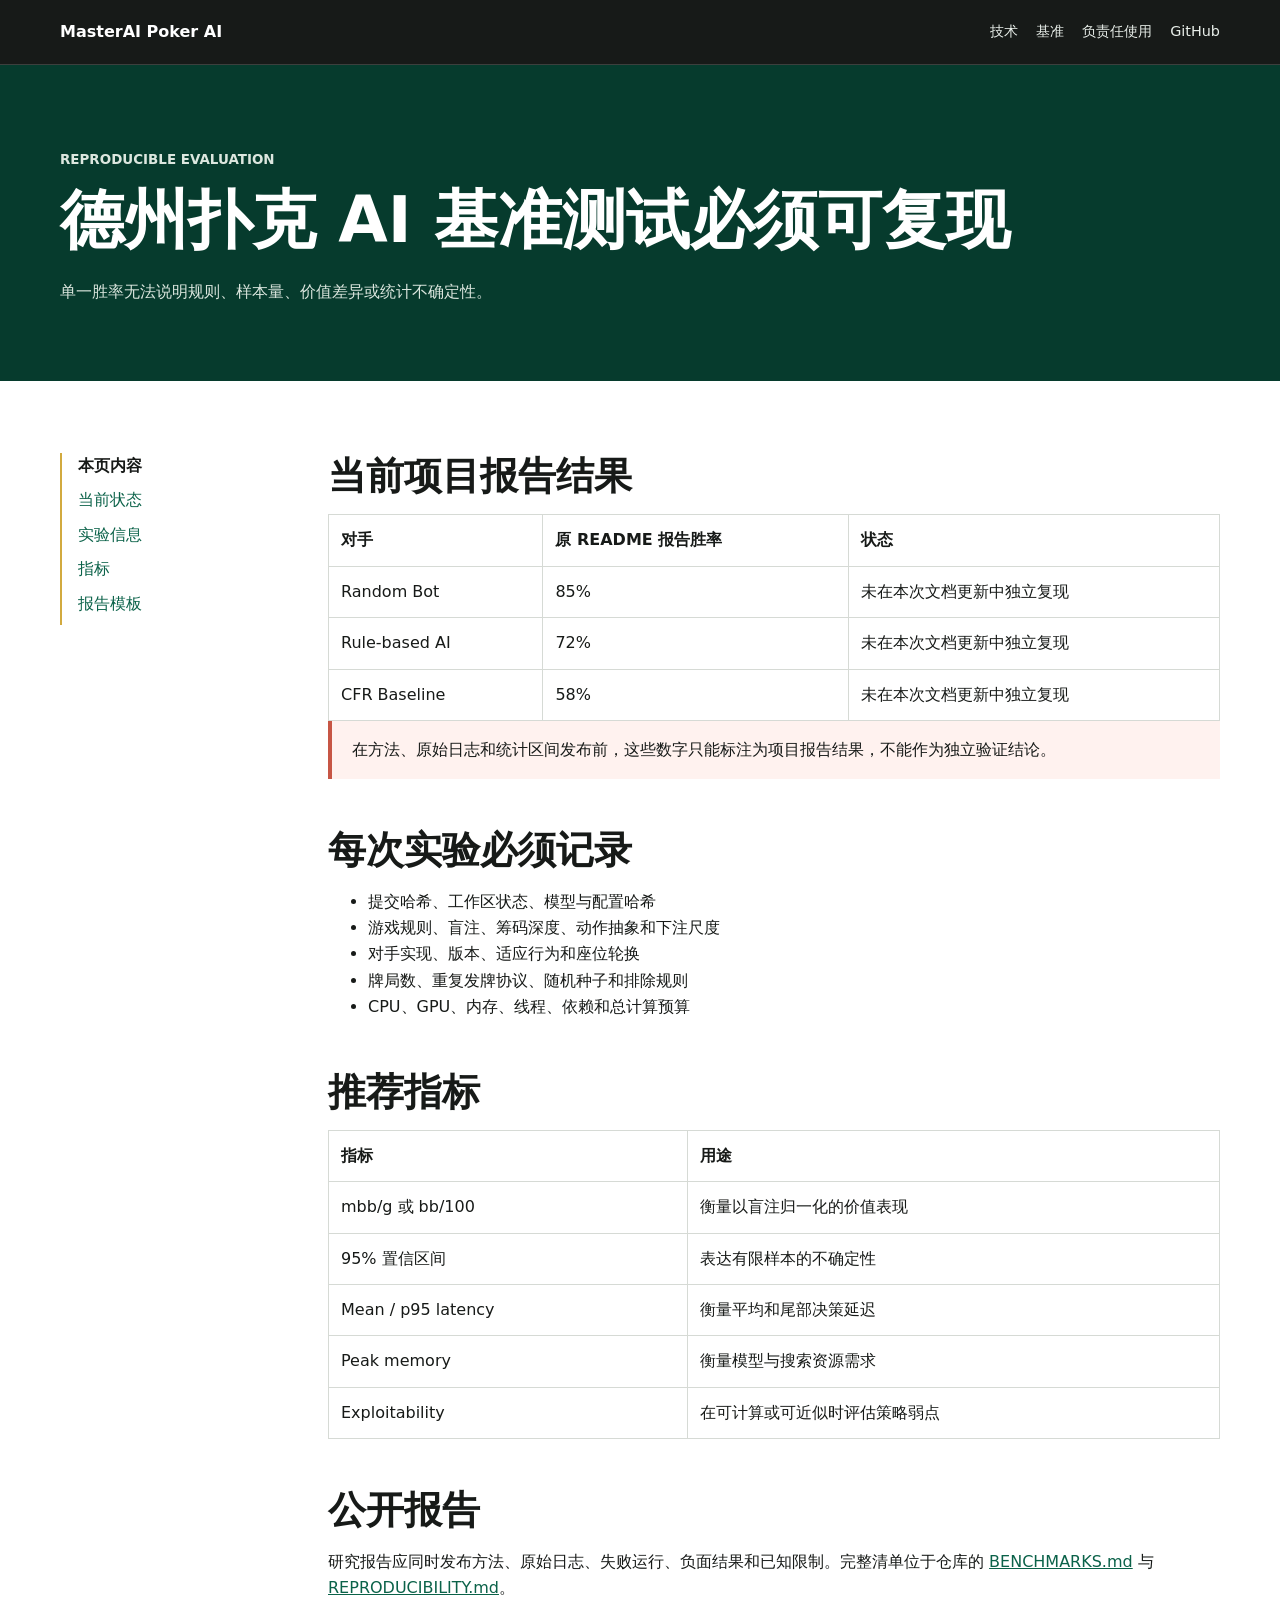
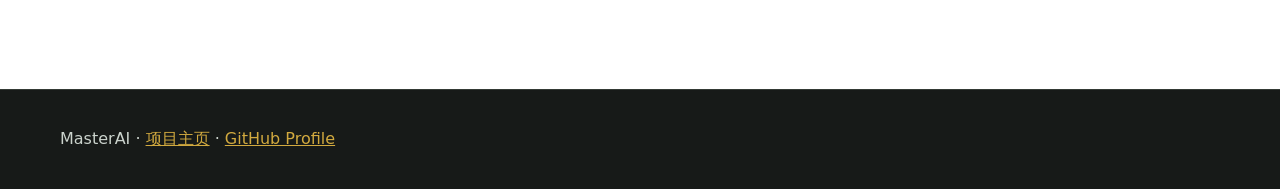
<file: site/benchmarks.html>
<!doctype html>
<html lang="zh-CN">
<head><meta charset="utf-8"><meta name="viewport" content="width=device-width, initial-scale=1"><title>CFR Poker AI 基准测试 | 可复现评估规范</title><meta name="description" content="德州扑克 AI benchmark 规范：提交版本、对手、规则、样本量、随机种子、硬件、mbb/g、置信区间、延迟和原始日志。"><link rel="canonical" href="https://masterai-top.github.io/cfr-poker-ai-masterai/benchmarks.html"><link rel="stylesheet" href="assets/styles.css"></head>
<body>
  <header class="site-header"><nav class="nav" aria-label="主导航"><a class="brand" href="index.html">MasterAI Poker AI</a><div class="nav-links"><a href="technology.html">技术</a><a href="benchmarks.html">基准</a><a href="responsible-use.html">负责任使用</a><a href="https://github.com/masterai-top/cfr-poker-ai-masterai">GitHub</a></div></nav></header>
  <main><section class="page-hero"><div class="container"><p class="eyebrow">Reproducible Evaluation</p><h1>德州扑克 AI 基准测试必须可复现</h1><p>单一胜率无法说明规则、样本量、价值差异或统计不确定性。</p></div></section>
  <section class="band white"><div class="container content-grid"><nav class="toc" aria-label="本页目录"><strong>本页内容</strong><a href="#status">当前状态</a><a href="#metadata">实验信息</a><a href="#metrics">指标</a><a href="#report">报告模板</a></nav><div class="prose">
    <section id="status"><h2>当前项目报告结果</h2><table><thead><tr><th>对手</th><th>原 README 报告胜率</th><th>状态</th></tr></thead><tbody><tr><td>Random Bot</td><td>85%</td><td>未在本次文档更新中独立复现</td></tr><tr><td>Rule-based AI</td><td>72%</td><td>未在本次文档更新中独立复现</td></tr><tr><td>CFR Baseline</td><td>58%</td><td>未在本次文档更新中独立复现</td></tr></tbody></table><div class="notice">在方法、原始日志和统计区间发布前，这些数字只能标注为项目报告结果，不能作为独立验证结论。</div></section>
    <section id="metadata"><h2>每次实验必须记录</h2><ul><li>提交哈希、工作区状态、模型与配置哈希</li><li>游戏规则、盲注、筹码深度、动作抽象和下注尺度</li><li>对手实现、版本、适应行为和座位轮换</li><li>牌局数、重复发牌协议、随机种子和排除规则</li><li>CPU、GPU、内存、线程、依赖和总计算预算</li></ul></section>
    <section id="metrics"><h2>推荐指标</h2><table><thead><tr><th>指标</th><th>用途</th></tr></thead><tbody><tr><td>mbb/g 或 bb/100</td><td>衡量以盲注归一化的价值表现</td></tr><tr><td>95% 置信区间</td><td>表达有限样本的不确定性</td></tr><tr><td>Mean / p95 latency</td><td>衡量平均和尾部决策延迟</td></tr><tr><td>Peak memory</td><td>衡量模型与搜索资源需求</td></tr><tr><td>Exploitability</td><td>在可计算或可近似时评估策略弱点</td></tr></tbody></table></section>
    <section id="report"><h2>公开报告</h2><p>研究报告应同时发布方法、原始日志、失败运行、负面结果和已知限制。完整清单位于仓库的 <a href="https://github.com/masterai-top/cfr-poker-ai-masterai/blob/main/BENCHMARKS.md">BENCHMARKS.md</a> 与 <a href="https://github.com/masterai-top/cfr-poker-ai-masterai/blob/main/REPRODUCIBILITY.md">REPRODUCIBILITY.md</a>。</p></section>
  </div></div></section></main>
  <footer class="site-footer"><div class="container">MasterAI · <a href="index.html">项目主页</a> · <a href="https://github.com/masterai-top">GitHub Profile</a></div></footer>
</body></html>
</file>
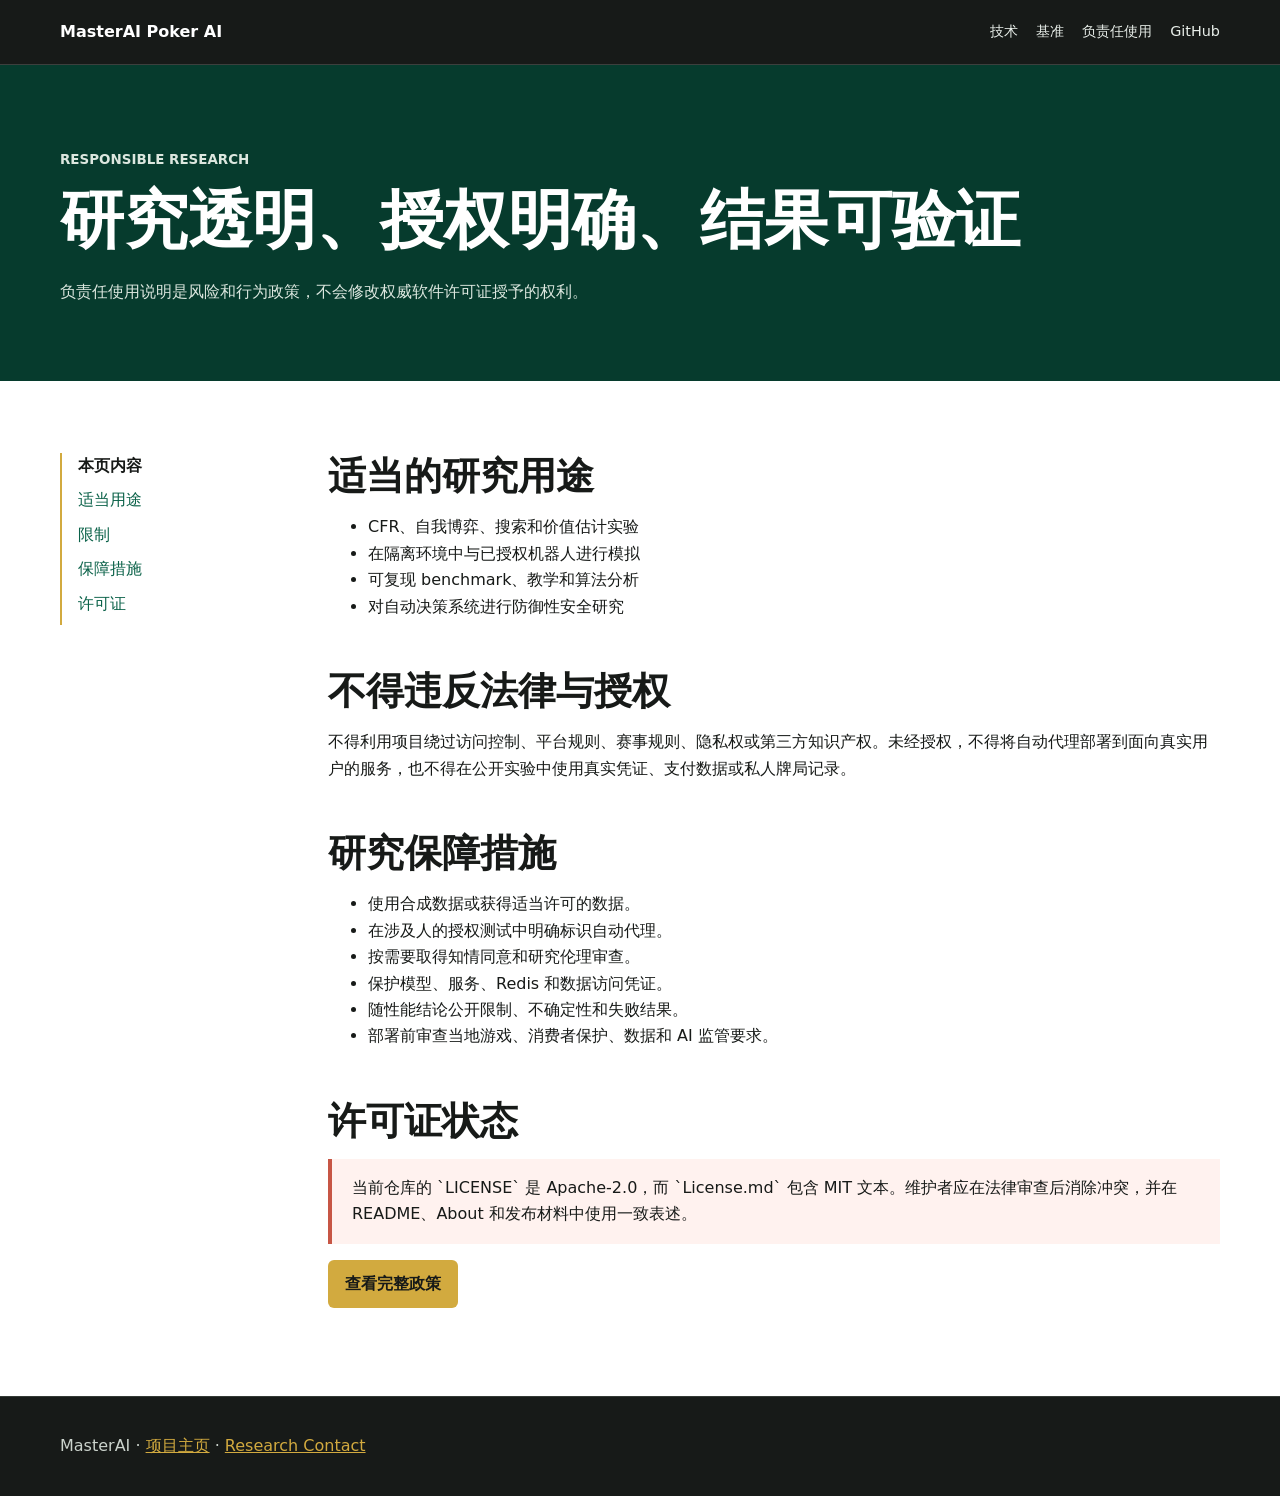
<file: site/responsible-use.html>
<!doctype html>
<html lang="zh-CN">
<head><meta charset="utf-8"><meta name="viewport" content="width=device-width, initial-scale=1"><title>德州扑克 AI 负责任使用 | MasterAI Research Policy</title><meta name="description" content="MasterAI CFR Poker AI 的研究用途、安全、授权、隐私、实验披露和地区合规原则。"><link rel="canonical" href="https://masterai-top.github.io/cfr-poker-ai-masterai/responsible-use.html"><link rel="stylesheet" href="assets/styles.css"></head>
<body>
  <header class="site-header"><nav class="nav" aria-label="主导航"><a class="brand" href="index.html">MasterAI Poker AI</a><div class="nav-links"><a href="technology.html">技术</a><a href="benchmarks.html">基准</a><a href="responsible-use.html">负责任使用</a><a href="https://github.com/masterai-top/cfr-poker-ai-masterai">GitHub</a></div></nav></header>
  <main><section class="page-hero"><div class="container"><p class="eyebrow">Responsible Research</p><h1>研究透明、授权明确、结果可验证</h1><p>负责任使用说明是风险和行为政策，不会修改权威软件许可证授予的权利。</p></div></section>
  <section class="band white"><div class="container content-grid"><nav class="toc" aria-label="本页目录"><strong>本页内容</strong><a href="#expected">适当用途</a><a href="#limits">限制</a><a href="#safeguards">保障措施</a><a href="#license">许可证</a></nav><div class="prose">
    <section id="expected"><h2>适当的研究用途</h2><ul><li>CFR、自我博弈、搜索和价值估计实验</li><li>在隔离环境中与已授权机器人进行模拟</li><li>可复现 benchmark、教学和算法分析</li><li>对自动决策系统进行防御性安全研究</li></ul></section>
    <section id="limits"><h2>不得违反法律与授权</h2><p>不得利用项目绕过访问控制、平台规则、赛事规则、隐私权或第三方知识产权。未经授权，不得将自动代理部署到面向真实用户的服务，也不得在公开实验中使用真实凭证、支付数据或私人牌局记录。</p></section>
    <section id="safeguards"><h2>研究保障措施</h2><ul><li>使用合成数据或获得适当许可的数据。</li><li>在涉及人的授权测试中明确标识自动代理。</li><li>按需要取得知情同意和研究伦理审查。</li><li>保护模型、服务、Redis 和数据访问凭证。</li><li>随性能结论公开限制、不确定性和失败结果。</li><li>部署前审查当地游戏、消费者保护、数据和 AI 监管要求。</li></ul></section>
    <section id="license"><h2>许可证状态</h2><div class="notice">当前仓库的 `LICENSE` 是 Apache-2.0，而 `License.md` 包含 MIT 文本。维护者应在法律审查后消除冲突，并在 README、About 和发布材料中使用一致表述。</div><p><a class="button" href="https://github.com/masterai-top/cfr-poker-ai-masterai/blob/main/RESPONSIBLE-USE.md">查看完整政策</a></p></section>
  </div></div></section></main>
  <footer class="site-footer"><div class="container">MasterAI · <a href="index.html">项目主页</a> · <a href="mailto:masterai918@gmail.com">Research Contact</a></div></footer>
</body></html>
</file>
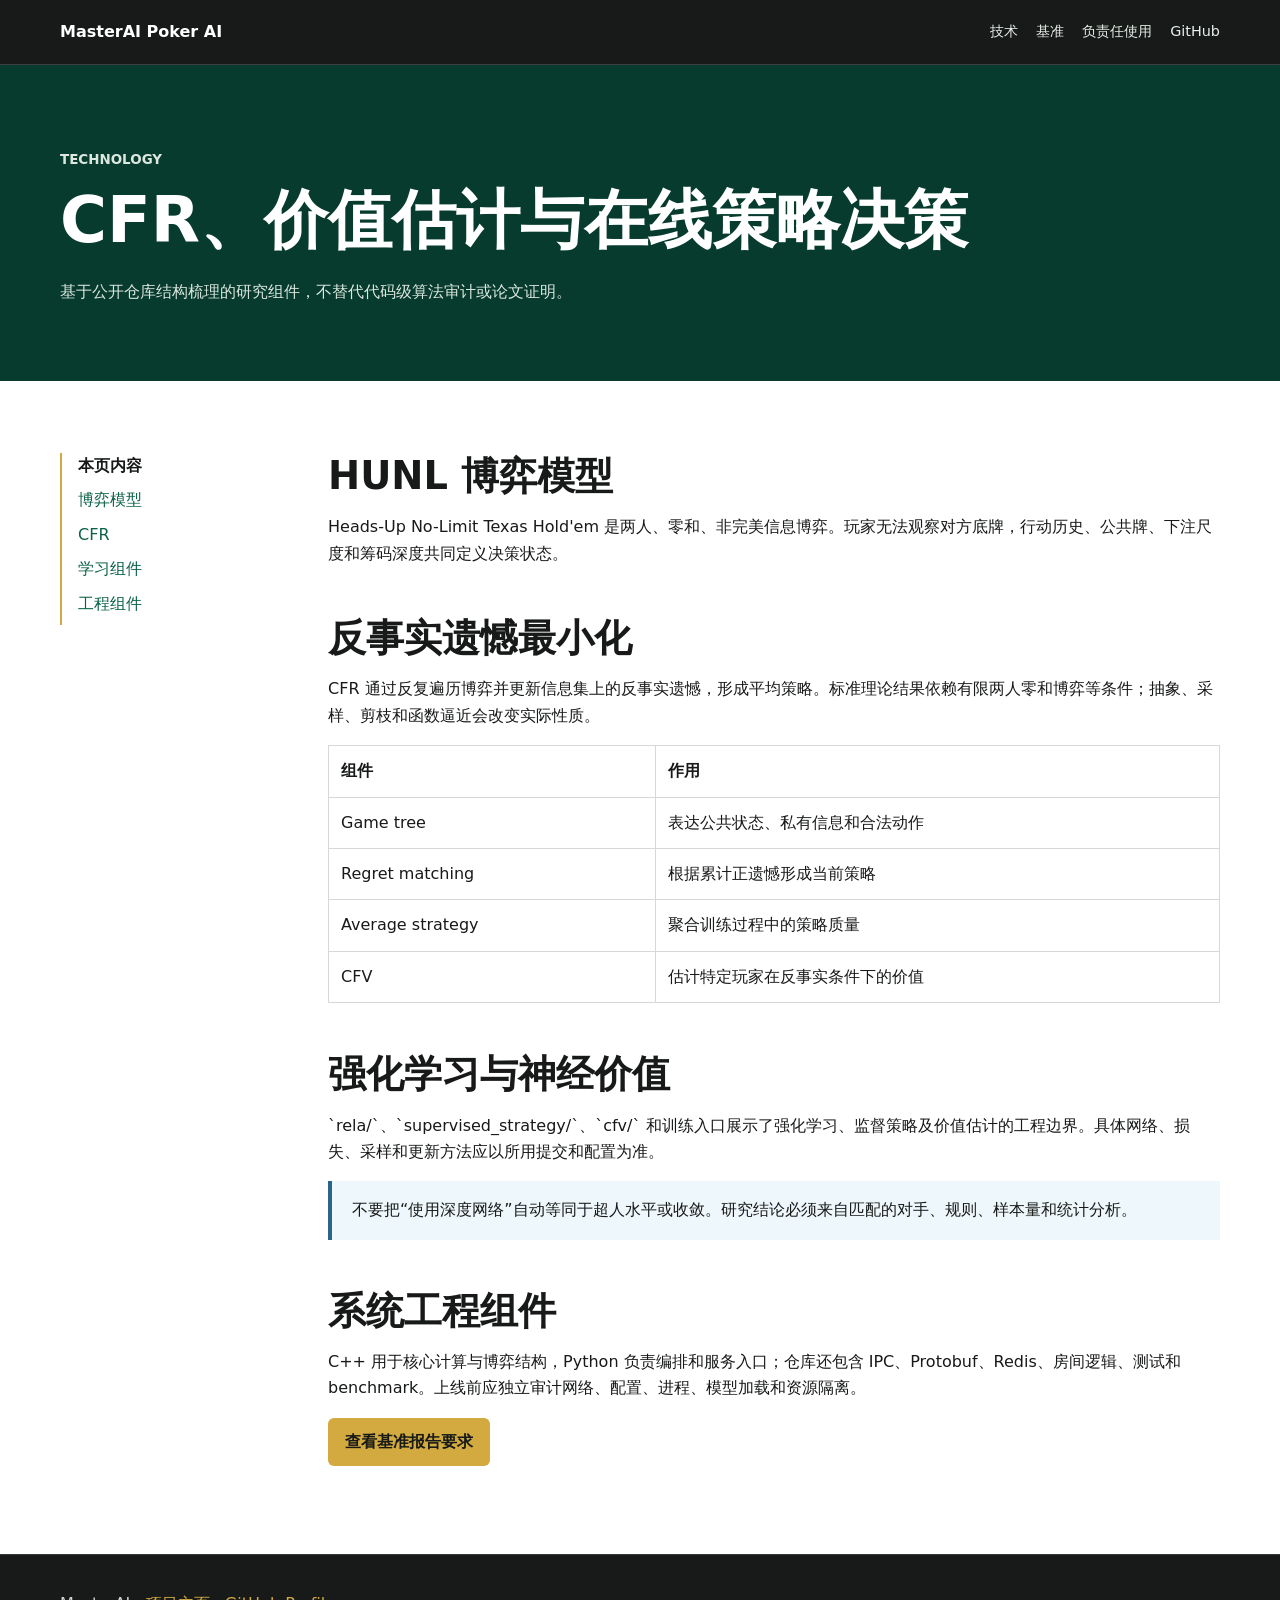
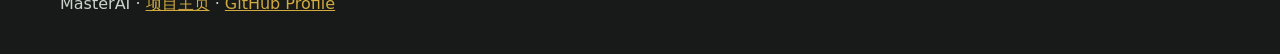
<file: site/technology.html>
<!doctype html>
<html lang="zh-CN">
<head><meta charset="utf-8"><meta name="viewport" content="width=device-width, initial-scale=1"><title>CFR 德州扑克 AI 技术 | HUNL、强化学习与在线重解</title><meta name="description" content="MasterAI CFR 德州扑克 AI 的研究组件：HUNL、反事实遗憾最小化、反事实价值、强化学习、搜索、C++ 和 Python。"><link rel="canonical" href="https://masterai-top.github.io/cfr-poker-ai-masterai/technology.html"><link rel="stylesheet" href="assets/styles.css"></head>
<body>
  <header class="site-header"><nav class="nav" aria-label="主导航"><a class="brand" href="index.html">MasterAI Poker AI</a><div class="nav-links"><a href="technology.html">技术</a><a href="benchmarks.html">基准</a><a href="responsible-use.html">负责任使用</a><a href="https://github.com/masterai-top/cfr-poker-ai-masterai">GitHub</a></div></nav></header>
  <main><section class="page-hero"><div class="container"><p class="eyebrow">Technology</p><h1>CFR、价值估计与在线策略决策</h1><p>基于公开仓库结构梳理的研究组件，不替代代码级算法审计或论文证明。</p></div></section>
  <section class="band white"><div class="container content-grid"><nav class="toc" aria-label="本页目录"><strong>本页内容</strong><a href="#game">博弈模型</a><a href="#cfr">CFR</a><a href="#learning">学习组件</a><a href="#systems">工程组件</a></nav><div class="prose">
    <section id="game"><h2>HUNL 博弈模型</h2><p>Heads-Up No-Limit Texas Hold'em 是两人、零和、非完美信息博弈。玩家无法观察对方底牌，行动历史、公共牌、下注尺度和筹码深度共同定义决策状态。</p></section>
    <section id="cfr"><h2>反事实遗憾最小化</h2><p>CFR 通过反复遍历博弈并更新信息集上的反事实遗憾，形成平均策略。标准理论结果依赖有限两人零和博弈等条件；抽象、采样、剪枝和函数逼近会改变实际性质。</p><table><thead><tr><th>组件</th><th>作用</th></tr></thead><tbody><tr><td>Game tree</td><td>表达公共状态、私有信息和合法动作</td></tr><tr><td>Regret matching</td><td>根据累计正遗憾形成当前策略</td></tr><tr><td>Average strategy</td><td>聚合训练过程中的策略质量</td></tr><tr><td>CFV</td><td>估计特定玩家在反事实条件下的价值</td></tr></tbody></table></section>
    <section id="learning"><h2>强化学习与神经价值</h2><p>`rela/`、`supervised_strategy/`、`cfv/` 和训练入口展示了强化学习、监督策略及价值估计的工程边界。具体网络、损失、采样和更新方法应以所用提交和配置为准。</p><div class="research-note">不要把“使用深度网络”自动等同于超人水平或收敛。研究结论必须来自匹配的对手、规则、样本量和统计分析。</div></section>
    <section id="systems"><h2>系统工程组件</h2><p>C++ 用于核心计算与博弈结构，Python 负责编排和服务入口；仓库还包含 IPC、Protobuf、Redis、房间逻辑、测试和 benchmark。上线前应独立审计网络、配置、进程、模型加载和资源隔离。</p><p><a class="button" href="benchmarks.html">查看基准报告要求</a></p></section>
  </div></div></section></main>
  <footer class="site-footer"><div class="container">MasterAI · <a href="index.html">项目主页</a> · <a href="https://github.com/masterai-top">GitHub Profile</a></div></footer>
</body></html>
</file>
<file: site/assets/styles.css>
:root {
  --ink: #171a18;
  --paper: #f3f5f1;
  --white: #ffffff;
  --green: #0b6249;
  --green-dark: #063b2d;
  --gold: #d2aa3f;
  --coral: #c75645;
  --blue: #27658b;
  --muted: #626963;
  --line: #d6dad5;
  --max: 1160px;
}

* { box-sizing: border-box; }
html { scroll-behavior: smooth; }
body { margin: 0; color: var(--ink); background: var(--paper); font-family: Inter, ui-sans-serif, system-ui, -apple-system, BlinkMacSystemFont, "Segoe UI", sans-serif; line-height: 1.65; }
a { color: var(--green); }
img { display: block; max-width: 100%; }
h1, h2, h3 { margin-top: 0; line-height: 1.18; letter-spacing: 0; }
h1 { max-width: 960px; margin-bottom: 20px; font-size: clamp(2.35rem, 6vw, 4.8rem); }
h2 { margin-bottom: 16px; font-size: clamp(1.7rem, 3vw, 2.5rem); }
h3 { font-size: 1.1rem; }

.site-header { position: sticky; z-index: 20; top: 0; border-bottom: 1px solid rgba(255,255,255,.16); background: var(--ink); color: var(--white); }
.nav { display: flex; width: min(calc(100% - 32px), var(--max)); min-height: 64px; align-items: center; justify-content: space-between; gap: 24px; margin: 0 auto; }
.brand { color: var(--white); font-weight: 780; text-decoration: none; }
.nav-links { display: flex; flex-wrap: wrap; align-items: center; gap: 18px; }
.nav-links a { color: #e8eee9; font-size: .9rem; text-decoration: none; }
.nav-links a:hover, .nav-links a:focus-visible { color: var(--gold); }

.hero { position: relative; display: grid; min-height: clamp(520px, 72vh, 680px); align-items: end; overflow: hidden; background: var(--green-dark); color: var(--white); }
.hero::before { position: absolute; z-index: 1; inset: 0; content: ""; background: rgba(3,22,16,.78); }
.hero-media { position: absolute; inset: 0; width: 100%; height: 100%; object-fit: cover; }
.hero-inner { position: relative; z-index: 2; width: min(calc(100% - 32px), var(--max)); margin: 0 auto; padding: 72px 0 64px; }
.hero p { max-width: 780px; margin: 0 0 28px; color: #e5ede8; font-size: 1.08rem; }
.eyebrow { margin: 0 0 12px; color: var(--gold); font-size: .84rem; font-weight: 790; text-transform: uppercase; }
.actions { display: flex; flex-wrap: wrap; gap: 12px; }
.button { display: inline-flex; min-height: 44px; align-items: center; justify-content: center; border: 1px solid transparent; border-radius: 6px; padding: 10px 16px; background: var(--gold); color: var(--ink); font-weight: 760; text-decoration: none; }
.button.secondary { border-color: rgba(255,255,255,.58); background: transparent; color: var(--white); }

.band { padding: 72px 0; }
.band.white { background: var(--white); }
.band.dark { background: var(--ink); color: var(--white); }
.band.green { background: var(--green); color: var(--white); }
.container { width: min(calc(100% - 32px), var(--max)); margin: 0 auto; }
.lead { max-width: 800px; color: var(--muted); font-size: 1.08rem; }
.dark .lead, .green .lead { color: #d5dfd8; }

.metrics, .research-grid, .pipeline, .gallery { display: grid; gap: 18px; margin-top: 32px; }
.metrics { grid-template-columns: repeat(4, minmax(0,1fr)); }
.metric { border-top: 3px solid var(--gold); padding-top: 15px; }
.metric strong { display: block; font-size: 1.45rem; }
.metric span { color: var(--muted); font-size: .9rem; }
.research-grid { grid-template-columns: repeat(3, minmax(0,1fr)); }
.research-item { min-height: 180px; border: 1px solid var(--line); border-radius: 6px; padding: 24px; background: var(--white); }
.research-item strong { display: block; margin-bottom: 9px; color: var(--coral); }
.pipeline { grid-template-columns: repeat(5, minmax(0,1fr)); }
.pipeline-step { border-left: 3px solid var(--gold); padding-left: 16px; }
.pipeline-step p { margin-bottom: 0; color: #d3ddd6; }
.gallery { grid-template-columns: minmax(220px,.7fr) minmax(0,1.3fr); align-items: start; }
.gallery figure { margin: 0; overflow: hidden; border: 1px solid var(--line); border-radius: 6px; background: var(--white); }
.gallery img { width: 100%; max-height: 560px; object-fit: contain; background: #111512; }
.gallery figcaption { padding: 13px 16px; font-weight: 700; }

.page-hero { padding: 84px 0 60px; background: var(--green-dark); color: var(--white); }
.page-hero h1 { font-size: clamp(2.1rem,5vw,4rem); }
.page-hero p { max-width: 780px; color: #dce7df; }
.content-grid { display: grid; grid-template-columns: 220px minmax(0,1fr); gap: 48px; }
.toc { align-self: start; border-left: 2px solid var(--gold); padding-left: 16px; }
.toc a { display: block; margin: 8px 0; text-decoration: none; }
.prose section + section { margin-top: 48px; }
.prose table { width: 100%; border-collapse: collapse; background: var(--white); }
.prose th, .prose td { border: 1px solid var(--line); padding: 12px; text-align: left; vertical-align: top; }
.notice { border-left: 4px solid var(--coral); padding: 16px 20px; background: #fff2ef; }
.research-note { border-left: 4px solid var(--blue); padding: 16px 20px; background: #eef7fb; }
code { overflow-wrap: anywhere; }
.site-footer { padding: 36px 0; border-top: 1px solid #343a35; background: var(--ink); color: #cbd3cc; }
.site-footer a { color: var(--gold); }

@media (max-width: 900px) {
  .metrics, .pipeline { grid-template-columns: repeat(2,minmax(0,1fr)); }
  .research-grid, .content-grid { grid-template-columns: 1fr; }
  .toc { display: none; }
}

@media (max-width: 620px) {
  .nav { align-items: flex-start; flex-direction: column; padding: 14px 0; }
  .nav-links { gap: 12px; }
  .hero-inner { padding-bottom: 48px; }
  .metrics, .pipeline, .gallery { grid-template-columns: 1fr; }
  .band { padding: 52px 0; }
}
</file>
<file: docs/designstyle.css>
body {
  background-color: #ffffff;
  color: black;
  margin-right: 1in;
  margin-left: 1in;
}


h1, h2, h3, h4, h5, h6 {
  color: #3366ff;
  font-family: sans-serif;
}
@media print {
  /* Darker version for printing */
  h1, h2, h3, h4, h5, h6 {
    color: #000080;
    font-family: helvetica, sans-serif;
  }
}

h1 { 
  text-align: center;
  font-size: 18pt;
}
h2 {
  margin-left: -0.5in;
}
h3 {
  margin-left: -0.25in;
}
h4 {
  margin-left: -0.125in;
}
hr {
  margin-left: -1in;
}

/* Definition lists: definition term bold */
dt {
  font-weight: bold;
}

address {
  text-align: right;
}
/* Use the <code> tag for bits of code and <var> for variables and objects. */
code,pre,samp,var {
  color: #006000;
}
/* Use the <file> tag for file and directory paths and names. */
file {
  color: #905050;
  font-family: monospace;
}
/* Use the <kbd> tag for stuff the user should type. */
kbd {
  color: #600000;
}
div.note p {
  float: right;
  width: 3in;
  margin-right: 0%;
  padding: 1px;
  border: 2px solid #6060a0;
  background-color: #fffff0;
}

UL.nobullets {
  list-style-type: none;
  list-style-image: none;
  margin-left: -1em;
}

/* pretty printing styles.  See prettify.js */
.str { color: #080; }
.kwd { color: #008; }
.com { color: #800; }
.typ { color: #606; }
.lit { color: #066; }
.pun { color: #660; }
.pln { color: #000; }
.tag { color: #008; }
.atn { color: #606; }
.atv { color: #080; }
pre.prettyprint { padding: 2px; border: 1px solid #888; }

.embsrc { background: #eee; }

@media print {
  .str { color: #060; }
  .kwd { color: #006; font-weight: bold; }
  .com { color: #600; font-style: italic; }
  .typ { color: #404; font-weight: bold; }
  .lit { color: #044; }
  .pun { color: #440; }
  .pln { color: #000; }
  .tag { color: #006; font-weight: bold; }
  .atn { color: #404; }
  .atv { color: #060; }
}

/* Table Column Headers */
.hdr { 
  color: #006; 
  font-weight: bold; 
  background-color: #dddddd; }
.hdr2 { 
  color: #006; 
  background-color: #eeeeee; }
</file>
